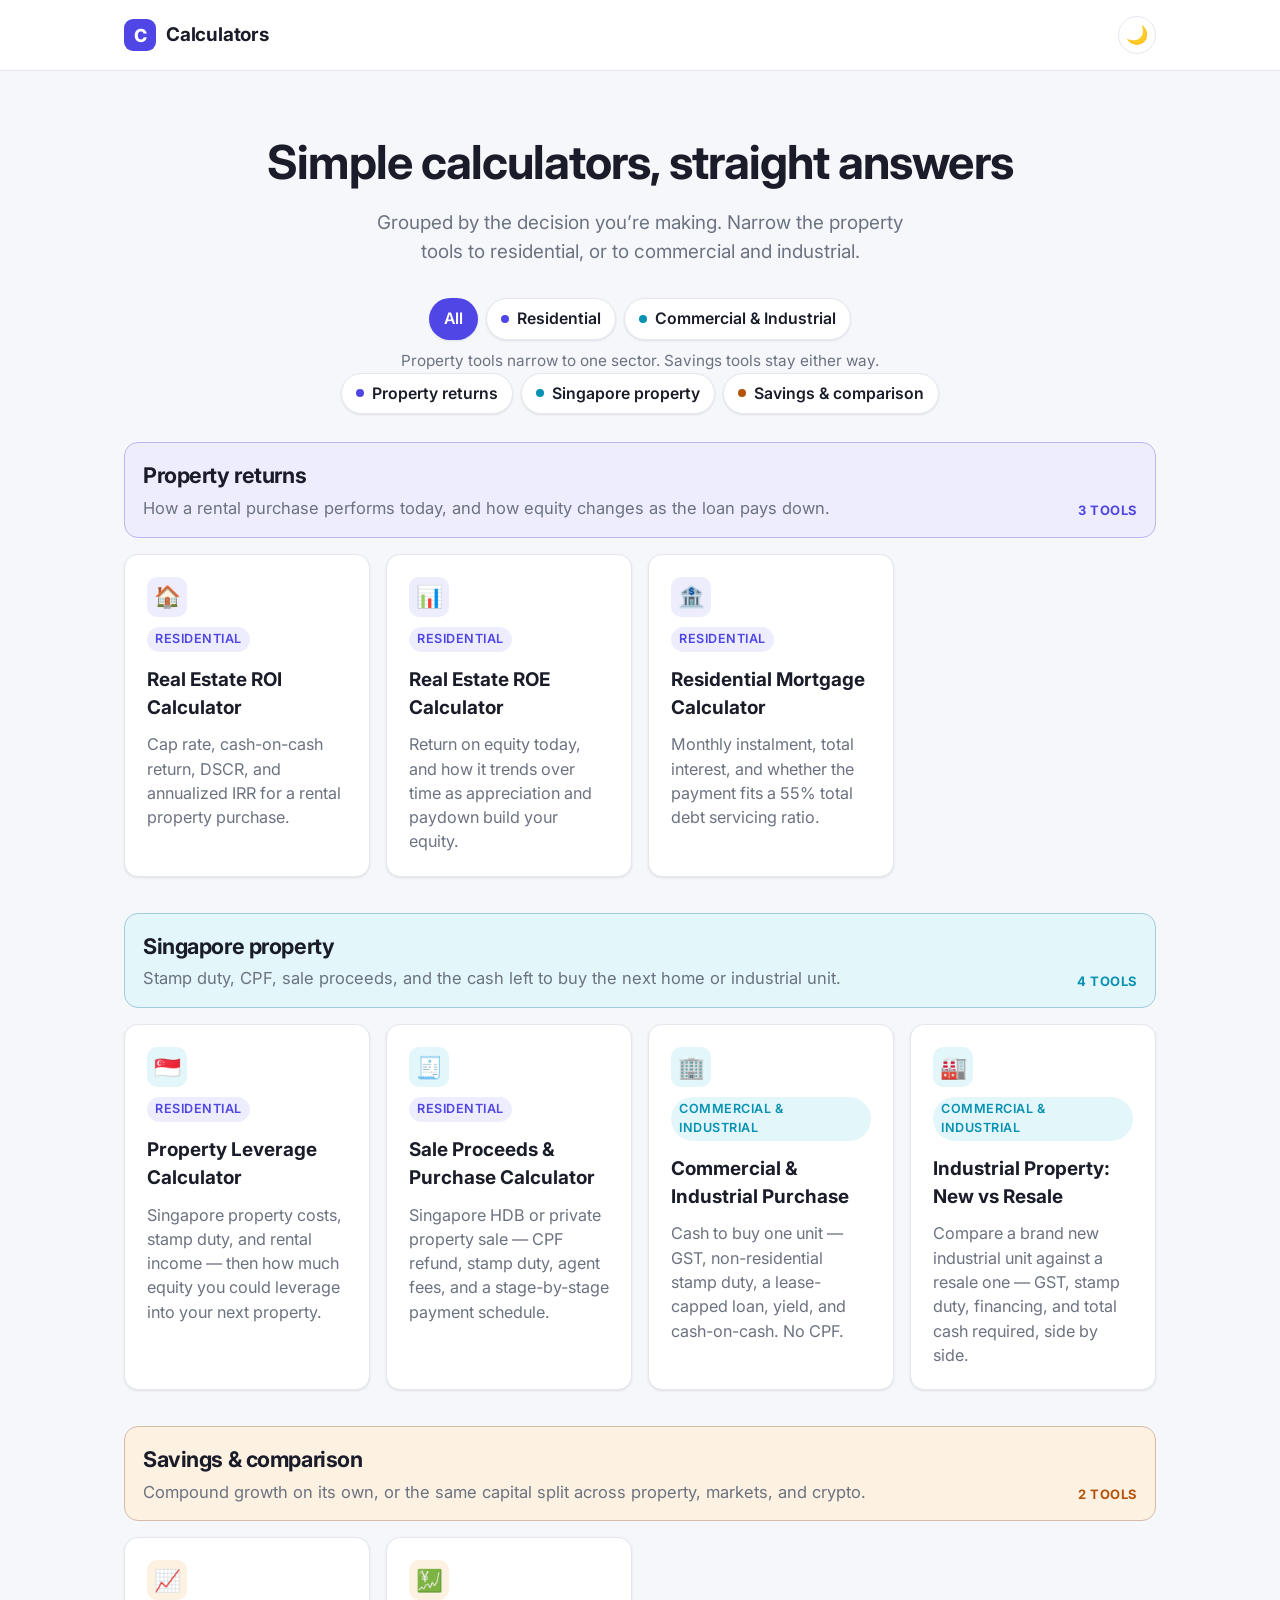
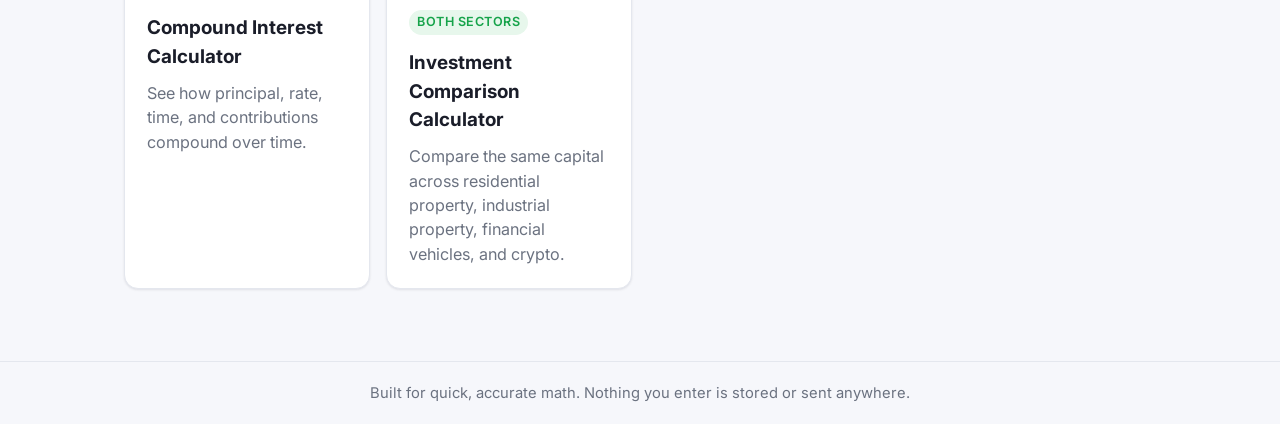
<file: index.html>
<!doctype html>
<html lang="en">
<head>
  <meta charset="UTF-8" />
  <meta name="viewport" content="width=device-width, initial-scale=1.0" />
  <title>Calculators — Fast, focused financial &amp; everyday tools</title>
  <meta name="description" content="A collection of simple, accurate calculators for investing, finance, and everyday math." />
  <link rel="icon" href="data:image/svg+xml,<svg xmlns=%22http://www.w3.org/2000/svg%22 viewBox=%220 0 100 100%22><text y=%22.9em%22 font-size=%2290%22>🧮</text></svg>" />
  <link rel="preconnect" href="https://fonts.googleapis.com" />
  <link rel="preconnect" href="https://fonts.gstatic.com" crossorigin />
  <link href="https://fonts.googleapis.com/css2?family=Inter:wght@400;500;600;700;800&display=swap" rel="stylesheet" />
  <link rel="stylesheet" href="css/styles.css" />
</head>
<body>
  <header class="site-header">
    <div class="inner">
      <a class="brand" href="index.html">
        <span class="brand-mark">C</span>
        Calculators
      </a>
      <button id="theme-toggle" class="theme-toggle" aria-label="Toggle dark mode">🌙</button>
    </div>
  </header>

  <main>
    <section class="hero">
      <h1>Simple calculators, straight answers</h1>
      <p>Grouped by the decision you’re making. Narrow the property tools to residential, or to commercial and industrial.</p>
    </section>

    <div class="sector-bar">
      <div class="sector-filter" role="group" aria-label="Property type">
        <button type="button" data-sector="all" class="active" aria-pressed="true">All</button>
        <button type="button" class="tone-returns" data-sector="residential" aria-pressed="false"><span class="dot" aria-hidden="true"></span>Residential</button>
        <button type="button" class="tone-singapore" data-sector="commercial" aria-pressed="false"><span class="dot" aria-hidden="true"></span>Commercial &amp; Industrial</button>
      </div>
      <p class="sector-note">Property tools narrow to one sector. Savings tools stay either way.</p>
    </div>

    <nav class="catalog-nav" aria-label="Calculator categories">
      <a class="tone-returns" href="#property-returns"><span class="dot" aria-hidden="true"></span>Property returns</a>
      <a class="tone-singapore" href="#singapore-property"><span class="dot" aria-hidden="true"></span>Singapore property</a>
      <a class="tone-investing" href="#savings-investing"><span class="dot" aria-hidden="true"></span>Savings &amp; comparison</a>
    </nav>

    <div class="catalog">
      <section class="catalog-group tone-returns" id="property-returns">
        <header>
          <div>
            <h2>Property returns</h2>
            <p>How a rental purchase performs today, and how equity changes as the loan pays down.</p>
          </div>
          <span class="catalog-count">3 tools</span>
        </header>
        <div class="calc-grid">
          <a class="calc-card" href="calculators/roi.html" data-sector="residential">
            <span class="icon">🏠</span>
            <span class="badge residential">Residential</span>
            <h3>Real Estate ROI Calculator</h3>
            <p>Cap rate, cash-on-cash return, DSCR, and annualized IRR for a rental property purchase.</p>
          </a>

          <a class="calc-card" href="calculators/roe.html" data-sector="residential">
            <span class="icon">📊</span>
            <span class="badge residential">Residential</span>
            <h3>Real Estate ROE Calculator</h3>
            <p>Return on equity today, and how it trends over time as appreciation and paydown build your equity.</p>
          </a>

          <a class="calc-card" href="calculators/residential-mortgage.html" data-sector="residential">
            <span class="icon">🏦</span>
            <span class="badge residential">Residential</span>
            <h3>Residential Mortgage Calculator</h3>
            <p>Monthly instalment, total interest, and whether the payment fits a 55% total debt servicing ratio.</p>
          </a>
        </div>
      </section>

      <section class="catalog-group tone-singapore" id="singapore-property">
        <header>
          <div>
            <h2>Singapore property</h2>
            <p>Stamp duty, CPF, sale proceeds, and the cash left to buy the next home or industrial unit.</p>
          </div>
          <span class="catalog-count">4 tools</span>
        </header>
        <div class="calc-grid">
          <a class="calc-card" href="calculators/property-leverage.html" data-sector="residential">
            <span class="icon">🇸🇬</span>
            <span class="badge residential">Residential</span>
            <h3>Property Leverage Calculator</h3>
            <p>Singapore property costs, stamp duty, and rental income — then how much equity you could leverage into your next property.</p>
          </a>

          <a class="calc-card" href="calculators/property-transaction.html" data-sector="residential">
            <span class="icon">🧾</span>
            <span class="badge residential">Residential</span>
            <h3>Sale Proceeds &amp; Purchase Calculator</h3>
            <p>Singapore HDB or private property sale — CPF refund, stamp duty, agent fees, and a stage-by-stage payment schedule.</p>
          </a>

          <a class="calc-card" href="calculators/commercial-purchase.html" data-sector="commercial">
            <span class="icon">🏢</span>
            <span class="badge commercial">Commercial &amp; industrial</span>
            <h3>Commercial &amp; Industrial Purchase</h3>
            <p>Cash to buy one unit — GST, non-residential stamp duty, a lease-capped loan, yield, and cash-on-cash. No CPF.</p>
          </a>

          <a class="calc-card" href="calculators/industrial-comparison.html" data-sector="commercial">
            <span class="icon">🏭</span>
            <span class="badge commercial">Commercial &amp; industrial</span>
            <h3>Industrial Property: New vs Resale</h3>
            <p>Compare a brand new industrial unit against a resale one — GST, stamp duty, financing, and total cash required, side by side.</p>
          </a>
        </div>
      </section>

      <section class="catalog-group tone-investing" id="savings-investing">
        <header>
          <div>
            <h2>Savings &amp; comparison</h2>
            <p>Compound growth on its own, or the same capital split across property, markets, and crypto.</p>
          </div>
          <span class="catalog-count">2 tools</span>
        </header>
        <div class="calc-grid">
          <a class="calc-card" href="calculators/compound-interest.html" data-sector="general">
            <span class="icon">📈</span>
            <h3>Compound Interest Calculator</h3>
            <p>See how principal, rate, time, and contributions compound over time.</p>
          </a>

          <a class="calc-card" href="calculators/comparison.html" data-sector="both">
            <span class="icon">💹</span>
            <span class="badge both">Both sectors</span>
            <h3>Investment Comparison Calculator</h3>
            <p>Compare the same capital across residential property, industrial property, financial vehicles, and crypto.</p>
          </a>
        </div>
      </section>
    </div>
  </main>

  <footer class="site-footer">
    Built for quick, accurate math. Nothing you enter is stored or sent anywhere.
  </footer>

  <script src="js/theme.js"></script>
  <script src="js/catalog.js"></script>
</body>
</html>
</file>
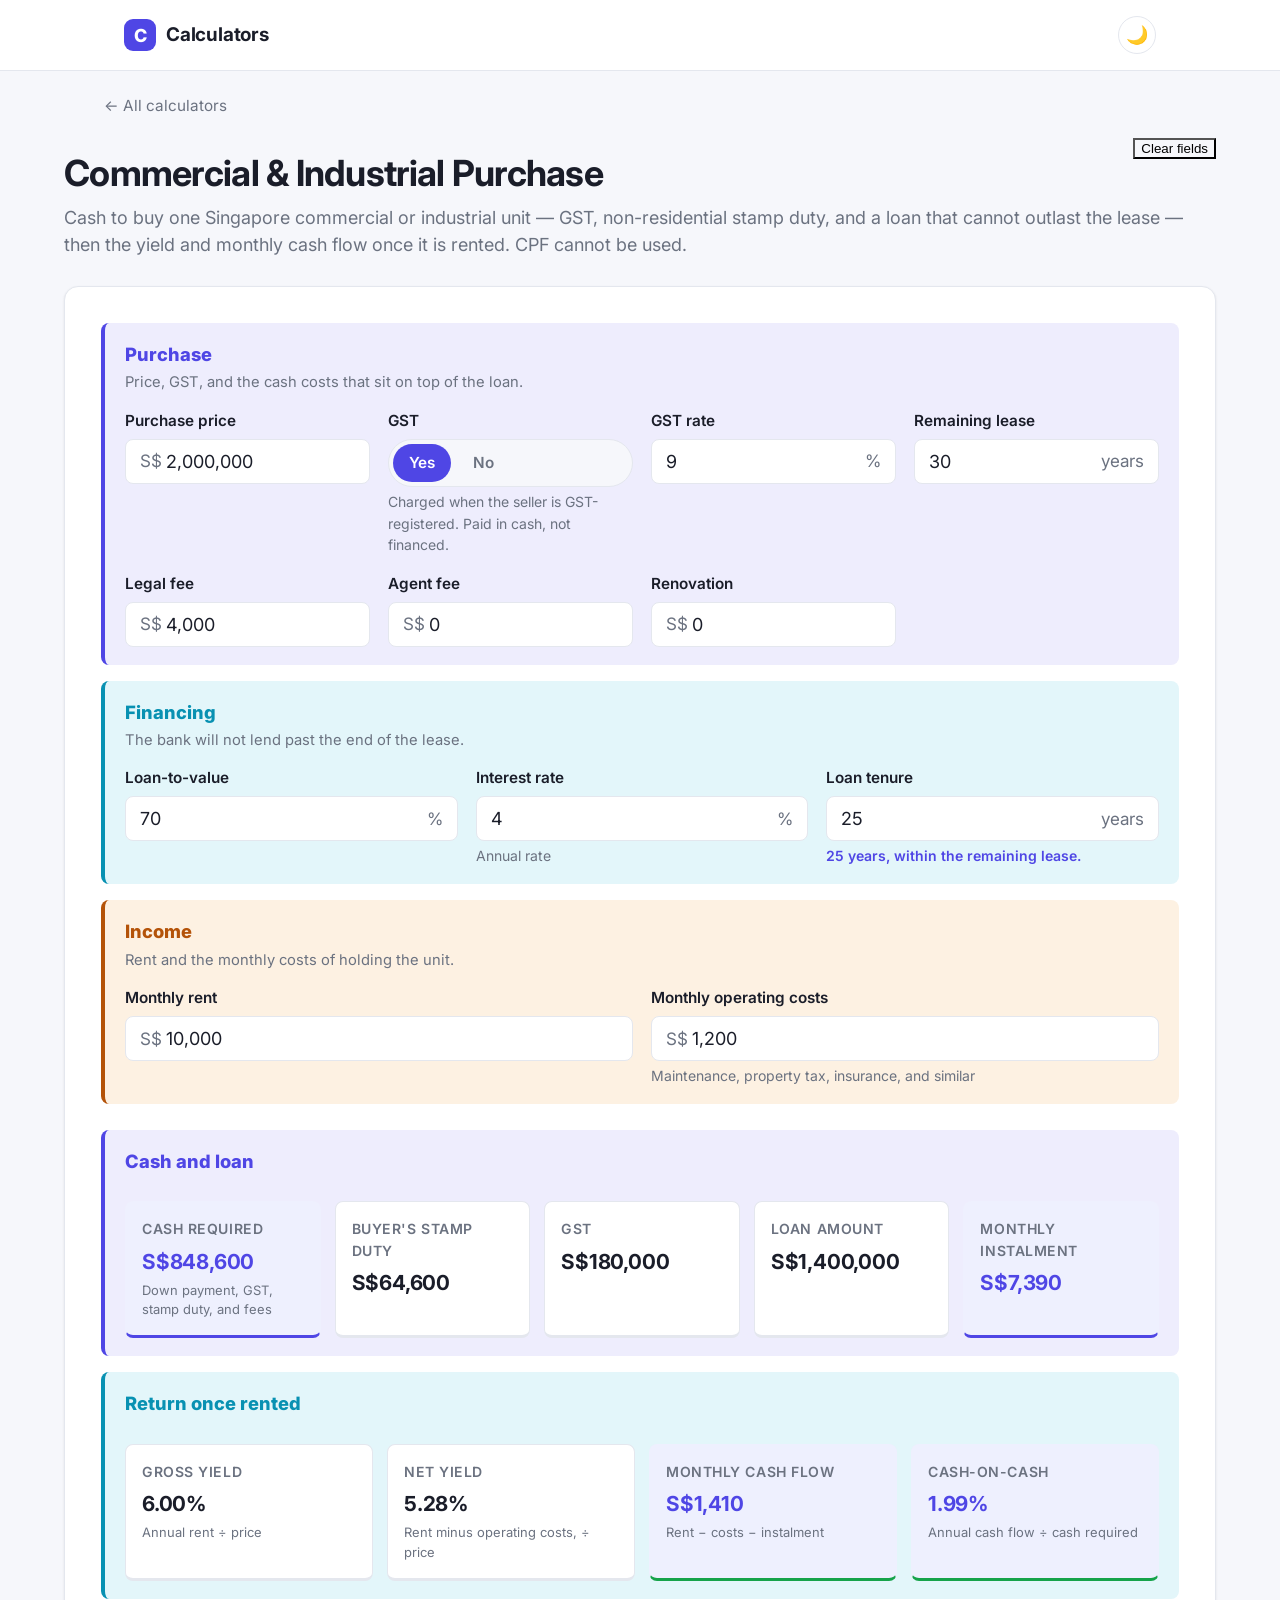
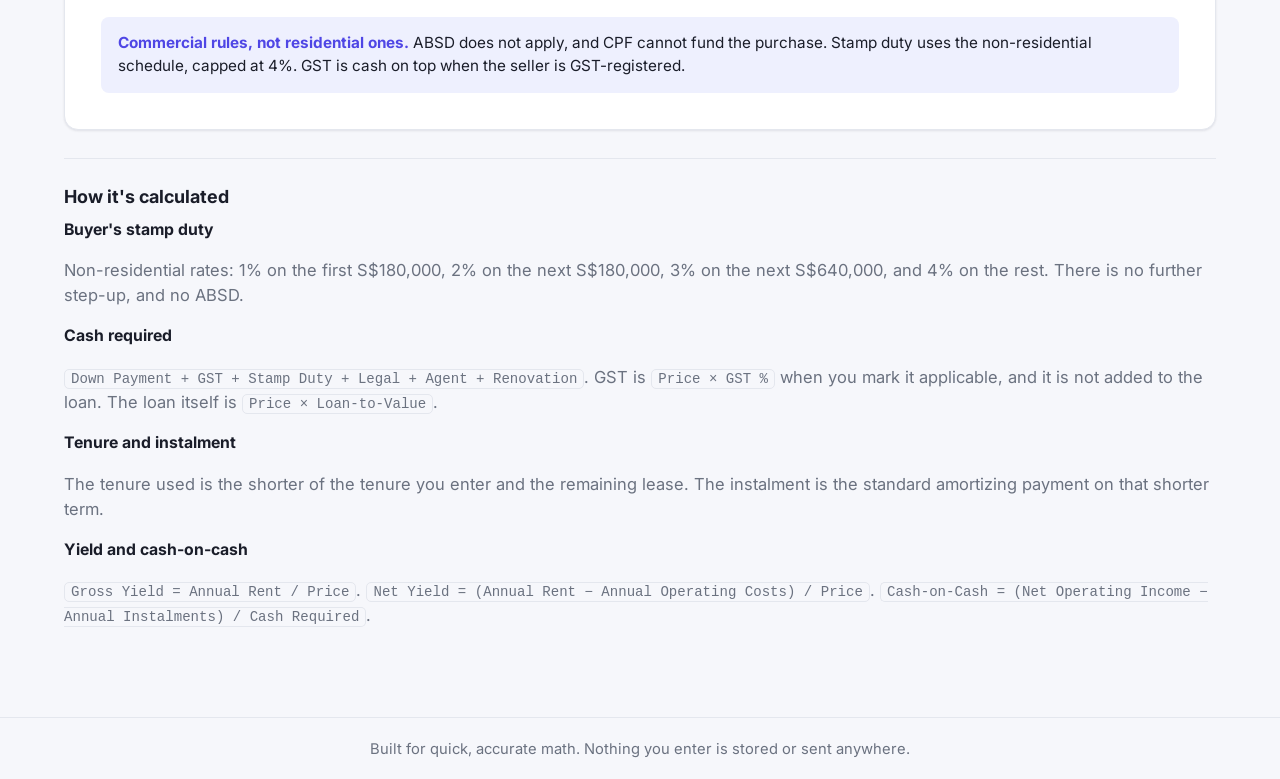
<file: calculators/commercial-purchase.html>
<!doctype html>
<html lang="en">
<head>
  <meta charset="UTF-8" />
  <meta name="viewport" content="width=device-width, initial-scale=1.0" />
  <title>Commercial &amp; Industrial Purchase — Calculators</title>
  <meta name="description" content="Cash to buy a Singapore commercial or industrial unit: GST, non-residential stamp duty, a lease-capped loan, yield, and cash-on-cash return." />
  <link rel="icon" href="data:image/svg+xml,<svg xmlns=%22http://www.w3.org/2000/svg%22 viewBox=%220 0 100 100%22><text y=%22.9em%22 font-size=%2290%22>🧮</text></svg>" />
  <link rel="preconnect" href="https://fonts.googleapis.com" />
  <link rel="preconnect" href="https://fonts.gstatic.com" crossorigin />
  <link href="https://fonts.googleapis.com/css2?family=Inter:wght@400;500;600;700;800&display=swap" rel="stylesheet" />
  <link rel="stylesheet" href="../css/styles.css" />
</head>
<body>
  <header class="site-header">
    <div class="inner">
      <a class="brand" href="../index.html">
        <span class="brand-mark">C</span>
        Calculators
      </a>
      <button id="theme-toggle" class="theme-toggle" aria-label="Toggle dark mode">🌙</button>
    </div>
  </header>

  <main>
    <div class="breadcrumb"><a href="../index.html">← All calculators</a></div>

    <div class="calc-page">
      <div class="page-head-row">
        <h1>Commercial &amp; Industrial Purchase</h1>
        <button type="button" class="toolbar-btn inline ghost" id="clear-btn">Clear fields</button>
      </div>
      <p class="subtitle">Cash to buy one Singapore commercial or industrial unit — GST, non-residential stamp duty, and a loan that cannot outlast the lease — then the yield and monthly cash flow once it is rented. CPF cannot be used.</p>

      <div class="panel">
        <form id="commercial-form" autocomplete="off">
          <div class="panel-section">
            <div class="panel-section-header">
              <h2>Purchase</h2>
              <p>Price, GST, and the cash costs that sit on top of the loan.</p>
            </div>
            <div class="field-grid">
              <div class="field">
                <label for="purchasePrice">Purchase price</label>
                <div class="input-wrap has-prefix">
                  <span class="prefix">S$</span>
                  <input type="text" id="purchasePrice" inputmode="decimal" value="2000000" min="0" step="any" required />
                </div>
              </div>
              <div class="field">
                <label>GST</label>
                <div class="segmented" id="gst-applicable" role="group" aria-label="GST applicable">
                  <button type="button" data-value="yes" class="active">Yes</button>
                  <button type="button" data-value="no">No</button>
                </div>
                <div class="hint">Charged when the seller is GST-registered. Paid in cash, not financed.</div>
              </div>
              <div class="field">
                <label for="gstRate">GST rate</label>
                <div class="input-wrap has-suffix">
                  <input type="text" id="gstRate" inputmode="decimal" value="9" min="0" step="any" />
                  <span class="suffix">%</span>
                </div>
              </div>
              <div class="field">
                <label for="leaseYears">Remaining lease</label>
                <div class="input-wrap has-suffix">
                  <input type="text" id="leaseYears" inputmode="decimal" value="30" min="1" step="any" required />
                  <span class="suffix">years</span>
                </div>
              </div>
              <div class="field">
                <label for="legalFee">Legal fee</label>
                <div class="input-wrap has-prefix">
                  <span class="prefix">S$</span>
                  <input type="text" id="legalFee" inputmode="decimal" value="4000" min="0" step="any" />
                </div>
              </div>
              <div class="field">
                <label for="agentFee">Agent fee</label>
                <div class="input-wrap has-prefix">
                  <span class="prefix">S$</span>
                  <input type="text" id="agentFee" inputmode="decimal" value="0" min="0" step="any" />
                </div>
              </div>
              <div class="field">
                <label for="renovation">Renovation</label>
                <div class="input-wrap has-prefix">
                  <span class="prefix">S$</span>
                  <input type="text" id="renovation" inputmode="decimal" value="0" min="0" step="any" />
                </div>
              </div>
            </div>
          </div>

          <div class="panel-section">
            <div class="panel-section-header">
              <h2>Financing</h2>
              <p>The bank will not lend past the end of the lease.</p>
            </div>
            <div class="field-grid">
              <div class="field">
                <label for="ltv">Loan-to-value</label>
                <div class="input-wrap has-suffix">
                  <input type="text" id="ltv" inputmode="decimal" value="70" min="0" max="100" step="any" required />
                  <span class="suffix">%</span>
                </div>
              </div>
              <div class="field">
                <label for="interestRate">Interest rate</label>
                <div class="input-wrap has-suffix">
                  <input type="text" id="interestRate" inputmode="decimal" value="4" min="0" step="any" required />
                  <span class="suffix">%</span>
                </div>
                <div class="hint">Annual rate</div>
              </div>
              <div class="field">
                <label for="loanTenure">Loan tenure</label>
                <div class="input-wrap has-suffix">
                  <input type="text" id="loanTenure" inputmode="decimal" value="25" min="1" step="any" required />
                  <span class="suffix">years</span>
                </div>
                <div class="computed-note" id="note-tenure">—</div>
              </div>
            </div>
          </div>

          <div class="panel-section">
            <div class="panel-section-header">
              <h2>Income</h2>
              <p>Rent and the monthly costs of holding the unit.</p>
            </div>
            <div class="field-grid">
              <div class="field">
                <label for="monthlyRent">Monthly rent</label>
                <div class="input-wrap has-prefix">
                  <span class="prefix">S$</span>
                  <input type="text" id="monthlyRent" inputmode="decimal" value="10000" min="0" step="any" />
                </div>
              </div>
              <div class="field">
                <label for="monthlyOpex">Monthly operating costs</label>
                <div class="input-wrap has-prefix">
                  <span class="prefix">S$</span>
                  <input type="text" id="monthlyOpex" inputmode="decimal" value="1200" min="0" step="any" />
                </div>
                <div class="hint">Maintenance, property tax, insurance, and similar</div>
              </div>
            </div>
          </div>
        </form>

        <div id="results" hidden>
          <div class="results-section">
            <div class="results-section-title">
              <h2>Cash and loan</h2>
            </div>
            <div class="results dense">
              <div class="result-tile primary">
                <div class="label">Cash required</div>
                <div class="value small" id="out-cash">—</div>
                <div class="sub">Down payment, GST, stamp duty, and fees</div>
              </div>
              <div class="result-tile">
                <div class="label">Buyer's stamp duty</div>
                <div class="value small" id="out-bsd">—</div>
              </div>
              <div class="result-tile">
                <div class="label">GST</div>
                <div class="value small" id="out-gst">—</div>
              </div>
              <div class="result-tile">
                <div class="label">Loan amount</div>
                <div class="value small" id="out-loan">—</div>
              </div>
              <div class="result-tile primary">
                <div class="label">Monthly instalment</div>
                <div class="value small" id="out-monthly">—</div>
              </div>
            </div>
          </div>

          <div class="results-section">
            <div class="results-section-title">
              <h2>Return once rented</h2>
            </div>
            <div class="results dense">
              <div class="result-tile">
                <div class="label">Gross yield</div>
                <div class="value small" id="out-grossYield">—</div>
                <div class="sub">Annual rent ÷ price</div>
              </div>
              <div class="result-tile">
                <div class="label">Net yield</div>
                <div class="value small" id="out-netYield">—</div>
                <div class="sub">Rent minus operating costs, ÷ price</div>
              </div>
              <div class="result-tile primary">
                <div class="label">Monthly cash flow</div>
                <div class="value small" id="out-cashFlow">—</div>
                <div class="sub">Rent − costs − instalment</div>
              </div>
              <div class="result-tile primary">
                <div class="label">Cash-on-cash</div>
                <div class="value small" id="out-cashOnCash">—</div>
                <div class="sub">Annual cash flow ÷ cash required</div>
              </div>
            </div>
          </div>

          <div class="callout">
            <strong>Commercial rules, not residential ones.</strong> ABSD does not apply, and CPF cannot fund the purchase. Stamp duty uses the non-residential schedule, capped at 4%. GST is cash on top when the seller is GST-registered.
          </div>
        </div>
      </div>

      <div class="explainer">
        <h2>How it's calculated</h2>
        <div class="formula-block">
          <h3>Buyer's stamp duty</h3>
          <p>Non-residential rates: 1% on the first S$180,000, 2% on the next S$180,000, 3% on the next S$640,000, and 4% on the rest. There is no further step-up, and no ABSD.</p>
        </div>
        <div class="formula-block">
          <h3>Cash required</h3>
          <p><code>Down Payment + GST + Stamp Duty + Legal + Agent + Renovation</code>. GST is <code>Price × GST %</code> when you mark it applicable, and it is not added to the loan. The loan itself is <code>Price × Loan-to-Value</code>.</p>
        </div>
        <div class="formula-block">
          <h3>Tenure and instalment</h3>
          <p>The tenure used is the shorter of the tenure you enter and the remaining lease. The instalment is the standard amortizing payment on that shorter term.</p>
        </div>
        <div class="formula-block">
          <h3>Yield and cash-on-cash</h3>
          <p><code>Gross Yield = Annual Rent / Price</code>. <code>Net Yield = (Annual Rent − Annual Operating Costs) / Price</code>. <code>Cash-on-Cash = (Net Operating Income − Annual Instalments) / Cash Required</code>.</p>
        </div>
      </div>
    </div>
  </main>

  <footer class="site-footer">
    Built for quick, accurate math. Nothing you enter is stored or sent anywhere.
  </footer>

  <script src="../js/number-format.js"></script>
  <script src="../js/section-tone.js"></script>
  <script src="../js/theme.js"></script>
  <script src="../js/commercial-purchase.js"></script>
</body>
</html>
</file>
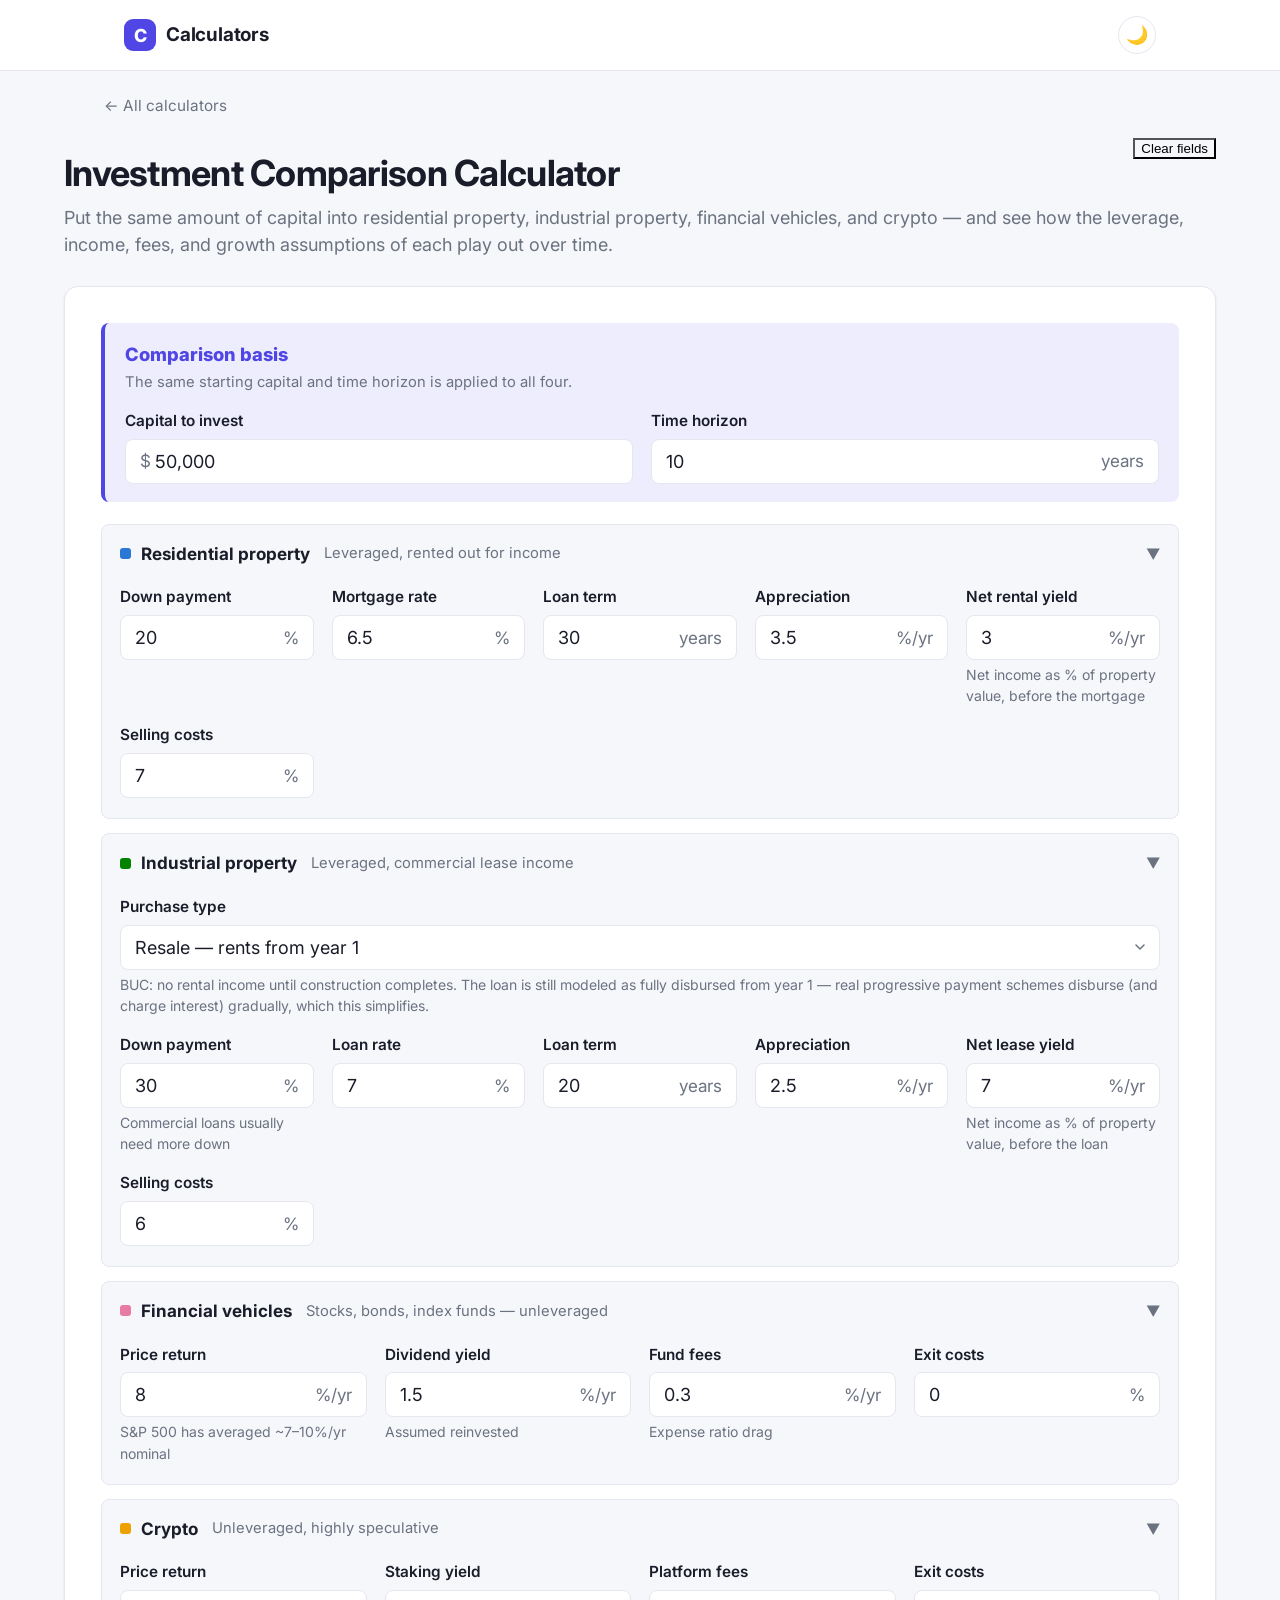
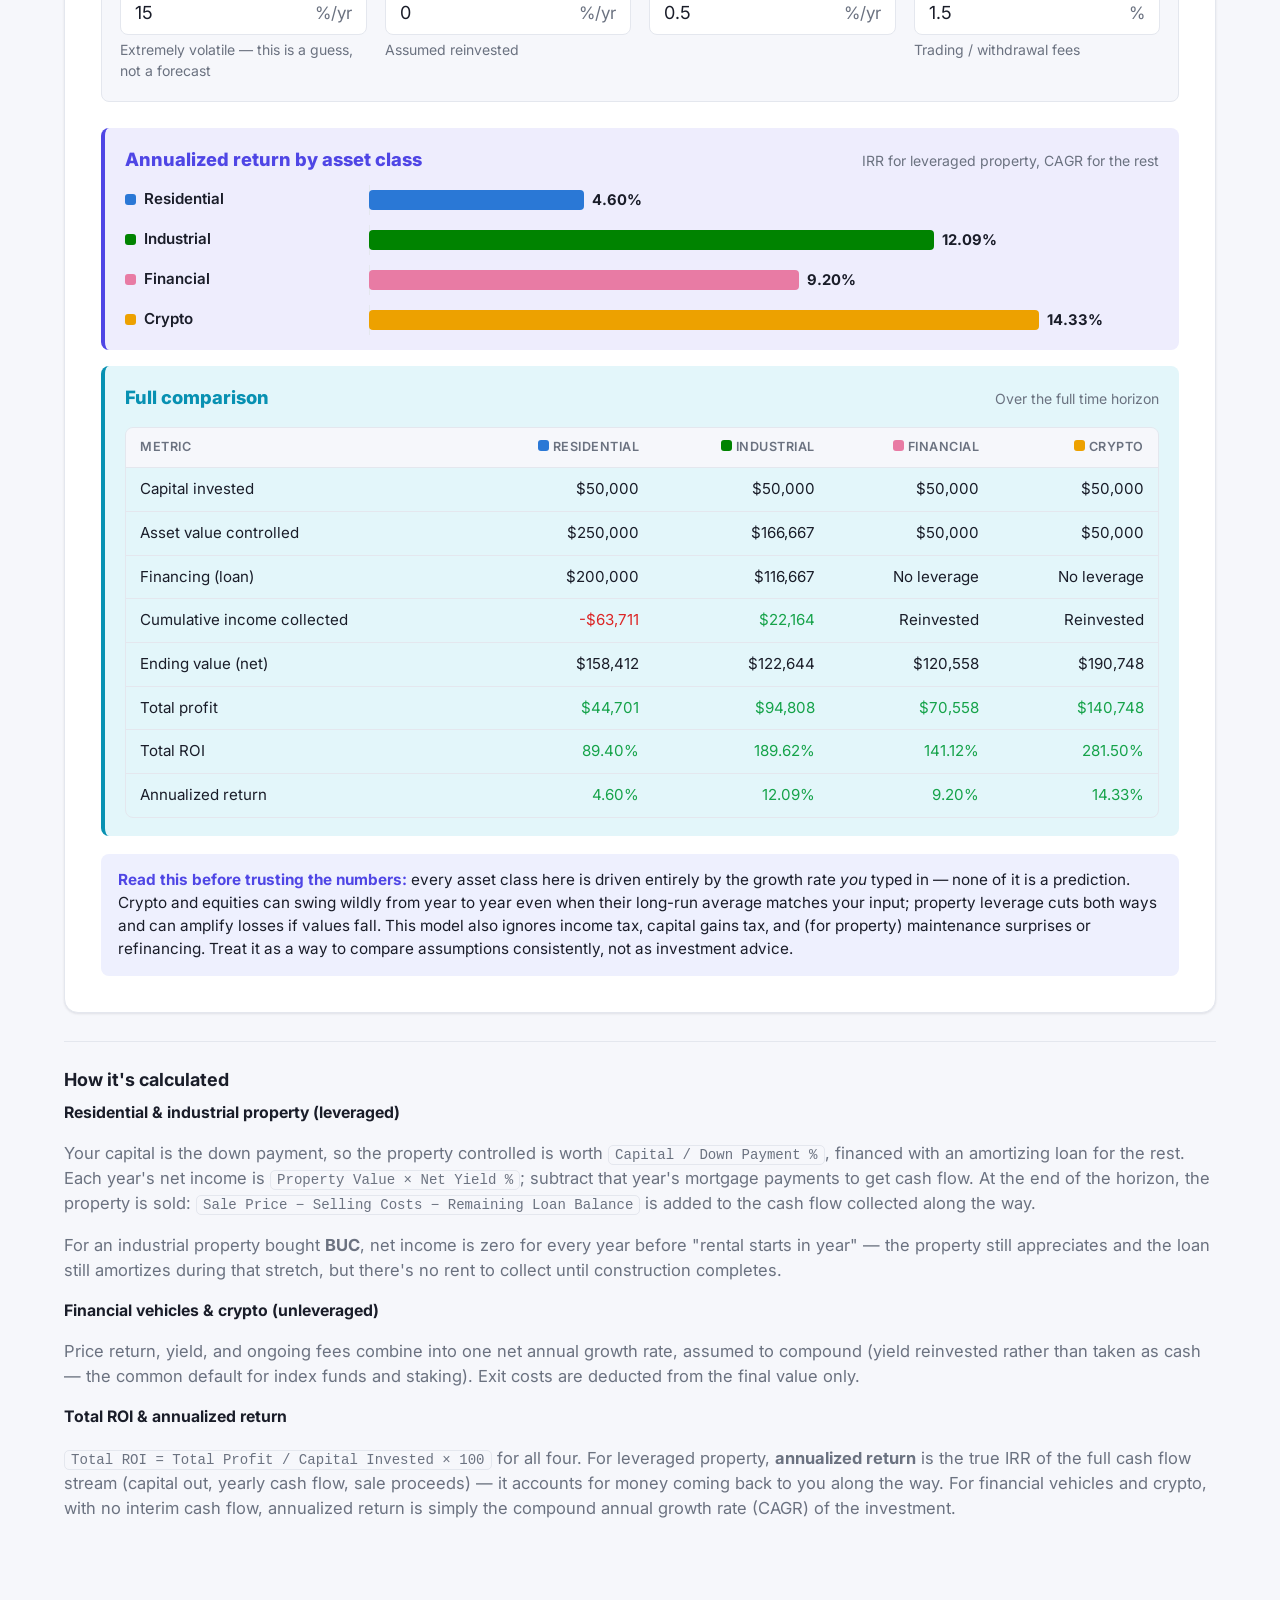
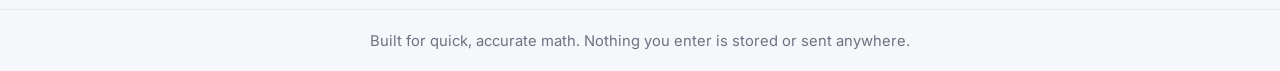
<file: calculators/comparison.html>
<!doctype html>
<html lang="en">
<head>
  <meta charset="UTF-8" />
  <meta name="viewport" content="width=device-width, initial-scale=1.0" />
  <title>Investment Comparison Calculator — Calculators</title>
  <meta name="description" content="Compare projected returns across residential property, industrial property, financial vehicles, and crypto for the same amount of capital." />
  <link rel="icon" href="data:image/svg+xml,<svg xmlns=%22http://www.w3.org/2000/svg%22 viewBox=%220 0 100 100%22><text y=%22.9em%22 font-size=%2290%22>🧮</text></svg>" />
  <link rel="preconnect" href="https://fonts.googleapis.com" />
  <link rel="preconnect" href="https://fonts.gstatic.com" crossorigin />
  <link href="https://fonts.googleapis.com/css2?family=Inter:wght@400;500;600;700;800&display=swap" rel="stylesheet" />
  <link rel="stylesheet" href="../css/styles.css" />
</head>
<body>
  <header class="site-header">
    <div class="inner">
      <a class="brand" href="../index.html">
        <span class="brand-mark">C</span>
        Calculators
      </a>
      <button id="theme-toggle" class="theme-toggle" aria-label="Toggle dark mode">🌙</button>
    </div>
  </header>

  <main>
    <div class="breadcrumb"><a href="../index.html">← All calculators</a></div>

    <div class="calc-page">
      <div class="page-head-row">
        <h1>Investment Comparison Calculator</h1>
        <button type="button" class="toolbar-btn inline ghost" id="clear-btn">Clear fields</button>
      </div>
      <p class="subtitle">Put the same amount of capital into residential property, industrial property, financial vehicles, and crypto — and see how the leverage, income, fees, and growth assumptions of each play out over time.</p>

      <div class="panel">
        <form id="compare-form" autocomplete="off">

          <div class="panel-section">
            <div class="panel-section-header">
              <h2>Comparison basis</h2>
              <p>The same starting capital and time horizon is applied to all four.</p>
            </div>
            <div class="field-grid">
              <div class="field">
                <label for="investmentAmount">Capital to invest</label>
                <div class="input-wrap has-prefix">
                  <span class="prefix">$</span>
                  <input type="text" id="investmentAmount" inputmode="decimal" value="50000" min="0" step="any" required />
                </div>
              </div>
              <div class="field">
                <label for="horizonYears">Time horizon</label>
                <div class="input-wrap has-suffix">
                  <input type="text" id="horizonYears" inputmode="decimal" value="10" min="1" max="40" step="1" required />
                  <span class="suffix">years</span>
                </div>
              </div>
            </div>
          </div>

          <details class="asset-details" open style="margin-top: 22px;">
            <summary>
              <span class="swatch residential"></span>
              Residential property
              <span class="blurb">Leveraged, rented out for income</span>
              <span class="chevron">▶</span>
            </summary>
            <div class="details-body">
              <div class="field-grid cols-3">
                <div class="field">
                  <label for="resDownPct">Down payment</label>
                  <div class="input-wrap has-suffix">
                    <input type="text" id="resDownPct" inputmode="decimal" value="20" min="1" max="100" step="any" />
                    <span class="suffix">%</span>
                  </div>
                </div>
                <div class="field">
                  <label for="resRate">Mortgage rate</label>
                  <div class="input-wrap has-suffix">
                    <input type="text" id="resRate" inputmode="decimal" value="6.5" min="0" step="any" />
                    <span class="suffix">%</span>
                  </div>
                </div>
                <div class="field">
                  <label for="resTerm">Loan term</label>
                  <div class="input-wrap has-suffix">
                    <input type="text" id="resTerm" inputmode="decimal" value="30" min="1" step="any" />
                    <span class="suffix">years</span>
                  </div>
                </div>
                <div class="field">
                  <label for="resAppreciation">Appreciation</label>
                  <div class="input-wrap has-suffix">
                    <input type="text" id="resAppreciation" inputmode="decimal" value="3.5" min="-100" step="any" />
                    <span class="suffix">%/yr</span>
                  </div>
                </div>
                <div class="field">
                  <label for="resNetYield">Net rental yield</label>
                  <div class="input-wrap has-suffix">
                    <input type="text" id="resNetYield" inputmode="decimal" value="3" min="-100" step="any" />
                    <span class="suffix">%/yr</span>
                  </div>
                  <div class="hint">Net income as % of property value, before the mortgage</div>
                </div>
                <div class="field">
                  <label for="resSellingCosts">Selling costs</label>
                  <div class="input-wrap has-suffix">
                    <input type="text" id="resSellingCosts" inputmode="decimal" value="7" min="0" step="any" />
                    <span class="suffix">%</span>
                  </div>
                </div>
              </div>
            </div>
          </details>

          <details class="asset-details" open>
            <summary>
              <span class="swatch industrial"></span>
              Industrial property
              <span class="blurb">Leveraged, commercial lease income</span>
              <span class="chevron">▶</span>
            </summary>
            <div class="details-body">
              <div class="field-grid">
                <div class="field full">
                  <label for="indPurchaseType">Purchase type</label>
                  <select id="indPurchaseType">
                    <option value="resale" selected>Resale — rents from year 1</option>
                    <option value="buc">BUC (Building Under Construction)</option>
                  </select>
                  <div class="hint">BUC: no rental income until construction completes. The loan is still modeled as fully disbursed from year 1 — real progressive payment schemes disburse (and charge interest) gradually, which this simplifies.</div>
                </div>
              </div>
              <div class="field-grid cols-3" id="ind-buc-fields" hidden style="margin-top: 18px;">
                <div class="field">
                  <label for="indRentalStartYear">Rental starts in year</label>
                  <div class="input-wrap has-suffix">
                    <input type="text" id="indRentalStartYear" inputmode="decimal" value="4" min="1" step="1" />
                    <span class="suffix">year</span>
                  </div>
                  <div class="hint">Typical construction period before TOP</div>
                </div>
              </div>
              <div class="field-grid cols-3" style="margin-top: 18px;">
                <div class="field">
                  <label for="indDownPct">Down payment</label>
                  <div class="input-wrap has-suffix">
                    <input type="text" id="indDownPct" inputmode="decimal" value="30" min="1" max="100" step="any" />
                    <span class="suffix">%</span>
                  </div>
                  <div class="hint">Commercial loans usually need more down</div>
                </div>
                <div class="field">
                  <label for="indRate">Loan rate</label>
                  <div class="input-wrap has-suffix">
                    <input type="text" id="indRate" inputmode="decimal" value="7" min="0" step="any" />
                    <span class="suffix">%</span>
                  </div>
                </div>
                <div class="field">
                  <label for="indTerm">Loan term</label>
                  <div class="input-wrap has-suffix">
                    <input type="text" id="indTerm" inputmode="decimal" value="20" min="1" step="any" />
                    <span class="suffix">years</span>
                  </div>
                </div>
                <div class="field">
                  <label for="indAppreciation">Appreciation</label>
                  <div class="input-wrap has-suffix">
                    <input type="text" id="indAppreciation" inputmode="decimal" value="2.5" min="-100" step="any" />
                    <span class="suffix">%/yr</span>
                  </div>
                </div>
                <div class="field">
                  <label for="indNetYield">Net lease yield</label>
                  <div class="input-wrap has-suffix">
                    <input type="text" id="indNetYield" inputmode="decimal" value="7" min="-100" step="any" />
                    <span class="suffix">%/yr</span>
                  </div>
                  <div class="hint">Net income as % of property value, before the loan</div>
                </div>
                <div class="field">
                  <label for="indSellingCosts">Selling costs</label>
                  <div class="input-wrap has-suffix">
                    <input type="text" id="indSellingCosts" inputmode="decimal" value="6" min="0" step="any" />
                    <span class="suffix">%</span>
                  </div>
                </div>
              </div>
            </div>
          </details>

          <details class="asset-details" open>
            <summary>
              <span class="swatch financial"></span>
              Financial vehicles
              <span class="blurb">Stocks, bonds, index funds — unleveraged</span>
              <span class="chevron">▶</span>
            </summary>
            <div class="details-body">
              <div class="field-grid cols-3">
                <div class="field">
                  <label for="finReturn">Price return</label>
                  <div class="input-wrap has-suffix">
                    <input type="text" id="finReturn" inputmode="decimal" value="8" min="-100" step="any" />
                    <span class="suffix">%/yr</span>
                  </div>
                  <div class="hint">S&amp;P 500 has averaged ~7–10%/yr nominal</div>
                </div>
                <div class="field">
                  <label for="finYield">Dividend yield</label>
                  <div class="input-wrap has-suffix">
                    <input type="text" id="finYield" inputmode="decimal" value="1.5" min="0" step="any" />
                    <span class="suffix">%/yr</span>
                  </div>
                  <div class="hint">Assumed reinvested</div>
                </div>
                <div class="field">
                  <label for="finFees">Fund fees</label>
                  <div class="input-wrap has-suffix">
                    <input type="text" id="finFees" inputmode="decimal" value="0.3" min="0" step="any" />
                    <span class="suffix">%/yr</span>
                  </div>
                  <div class="hint">Expense ratio drag</div>
                </div>
                <div class="field">
                  <label for="finExitFees">Exit costs</label>
                  <div class="input-wrap has-suffix">
                    <input type="text" id="finExitFees" inputmode="decimal" value="0" min="0" step="any" />
                    <span class="suffix">%</span>
                  </div>
                </div>
              </div>
            </div>
          </details>

          <details class="asset-details" open>
            <summary>
              <span class="swatch crypto"></span>
              Crypto
              <span class="blurb">Unleveraged, highly speculative</span>
              <span class="chevron">▶</span>
            </summary>
            <div class="details-body">
              <div class="field-grid cols-3">
                <div class="field">
                  <label for="cryReturn">Price return</label>
                  <div class="input-wrap has-suffix">
                    <input type="text" id="cryReturn" inputmode="decimal" value="15" min="-100" step="any" />
                    <span class="suffix">%/yr</span>
                  </div>
                  <div class="hint">Extremely volatile — this is a guess, not a forecast</div>
                </div>
                <div class="field">
                  <label for="cryYield">Staking yield</label>
                  <div class="input-wrap has-suffix">
                    <input type="text" id="cryYield" inputmode="decimal" value="0" min="0" step="any" />
                    <span class="suffix">%/yr</span>
                  </div>
                  <div class="hint">Assumed reinvested</div>
                </div>
                <div class="field">
                  <label for="cryFees">Platform fees</label>
                  <div class="input-wrap has-suffix">
                    <input type="text" id="cryFees" inputmode="decimal" value="0.5" min="0" step="any" />
                    <span class="suffix">%/yr</span>
                  </div>
                </div>
                <div class="field">
                  <label for="cryExitFees">Exit costs</label>
                  <div class="input-wrap has-suffix">
                    <input type="text" id="cryExitFees" inputmode="decimal" value="1.5" min="0" step="any" />
                    <span class="suffix">%</span>
                  </div>
                  <div class="hint">Trading / withdrawal fees</div>
                </div>
              </div>
            </div>
          </details>
        </form>

        <div id="results" hidden>

          <div class="results-section">
            <div class="results-section-title">
              <h2>Annualized return by asset class</h2>
              <span class="note">IRR for leveraged property, CAGR for the rest</span>
            </div>
            <div class="bar-chart" id="bar-chart" role="img" aria-label="Annualized return comparison across asset classes"></div>
          </div>

          <div class="results-section">
            <div class="results-section-title">
              <h2>Full comparison</h2>
              <span class="note">Over the full time horizon</span>
            </div>
            <div class="table-wrap">
              <table class="data-table" id="compare-table">
                <thead>
                  <tr>
                    <th>Metric</th>
                    <th><span class="swatch residential"></span> Residential</th>
                    <th><span class="swatch industrial"></span> Industrial</th>
                    <th><span class="swatch financial"></span> Financial</th>
                    <th><span class="swatch crypto"></span> Crypto</th>
                  </tr>
                </thead>
                <tbody id="compare-body"></tbody>
              </table>
            </div>
            <div class="hint" id="table-scroll-hint" style="margin-top: 8px;" hidden>Scroll horizontally to see all columns →</div>
          </div>

          <div class="callout">
            <strong>Read this before trusting the numbers:</strong> every asset class here is driven entirely by the growth rate <em>you</em> typed in — none of it is a prediction. Crypto and equities can swing wildly from year to year even when their long-run average matches your input; property leverage cuts both ways and can amplify losses if values fall. This model also ignores income tax, capital gains tax, and (for property) maintenance surprises or refinancing. Treat it as a way to compare assumptions consistently, not as investment advice.
          </div>
        </div>
      </div>

      <div class="explainer">
        <h2>How it's calculated</h2>

        <div class="formula-block">
          <h3>Residential &amp; industrial property (leveraged)</h3>
          <p>Your capital is the down payment, so the property controlled is worth <code>Capital / Down Payment %</code>, financed with an amortizing loan for the rest. Each year's net income is <code>Property Value × Net Yield %</code>; subtract that year's mortgage payments to get cash flow. At the end of the horizon, the property is sold: <code>Sale Price − Selling Costs − Remaining Loan Balance</code> is added to the cash flow collected along the way.</p>
          <p>For an industrial property bought <strong>BUC</strong>, net income is zero for every year before "rental starts in year" — the property still appreciates and the loan still amortizes during that stretch, but there's no rent to collect until construction completes.</p>
        </div>

        <div class="formula-block">
          <h3>Financial vehicles &amp; crypto (unleveraged)</h3>
          <p>Price return, yield, and ongoing fees combine into one net annual growth rate, assumed to compound (yield reinvested rather than taken as cash — the common default for index funds and staking). Exit costs are deducted from the final value only.</p>
        </div>

        <div class="formula-block">
          <h3>Total ROI &amp; annualized return</h3>
          <p><code>Total ROI = Total Profit / Capital Invested × 100</code> for all four. For leveraged property, <strong>annualized return</strong> is the true IRR of the full cash flow stream (capital out, yearly cash flow, sale proceeds) — it accounts for money coming back to you along the way. For financial vehicles and crypto, with no interim cash flow, annualized return is simply the compound annual growth rate (CAGR) of the investment.</p>
        </div>
      </div>
    </div>
  </main>

  <footer class="site-footer">
    Built for quick, accurate math. Nothing you enter is stored or sent anywhere.
  </footer>

  <script src="../js/number-format.js"></script>
  <script src="../js/section-tone.js"></script>
  <script src="../js/theme.js"></script>
  <script src="../js/comparison.js"></script>
</body>
</html>
</file>
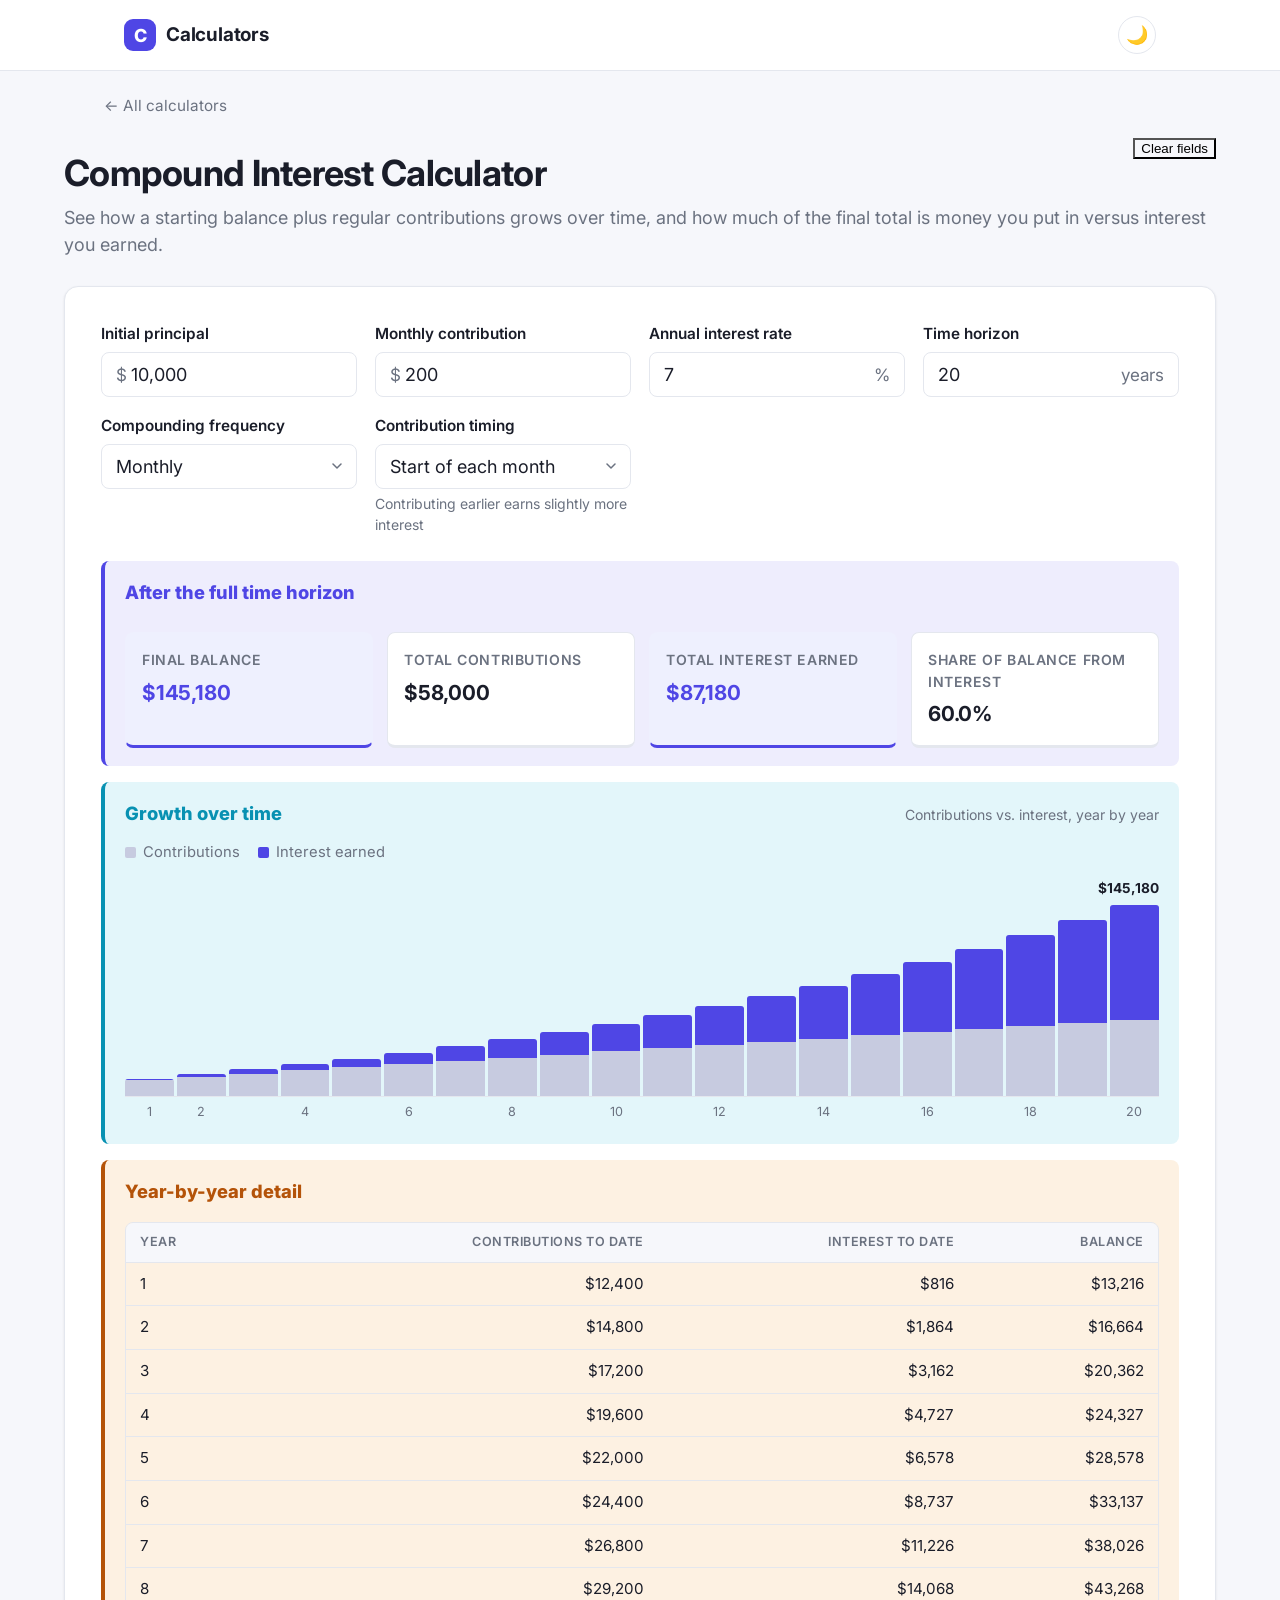
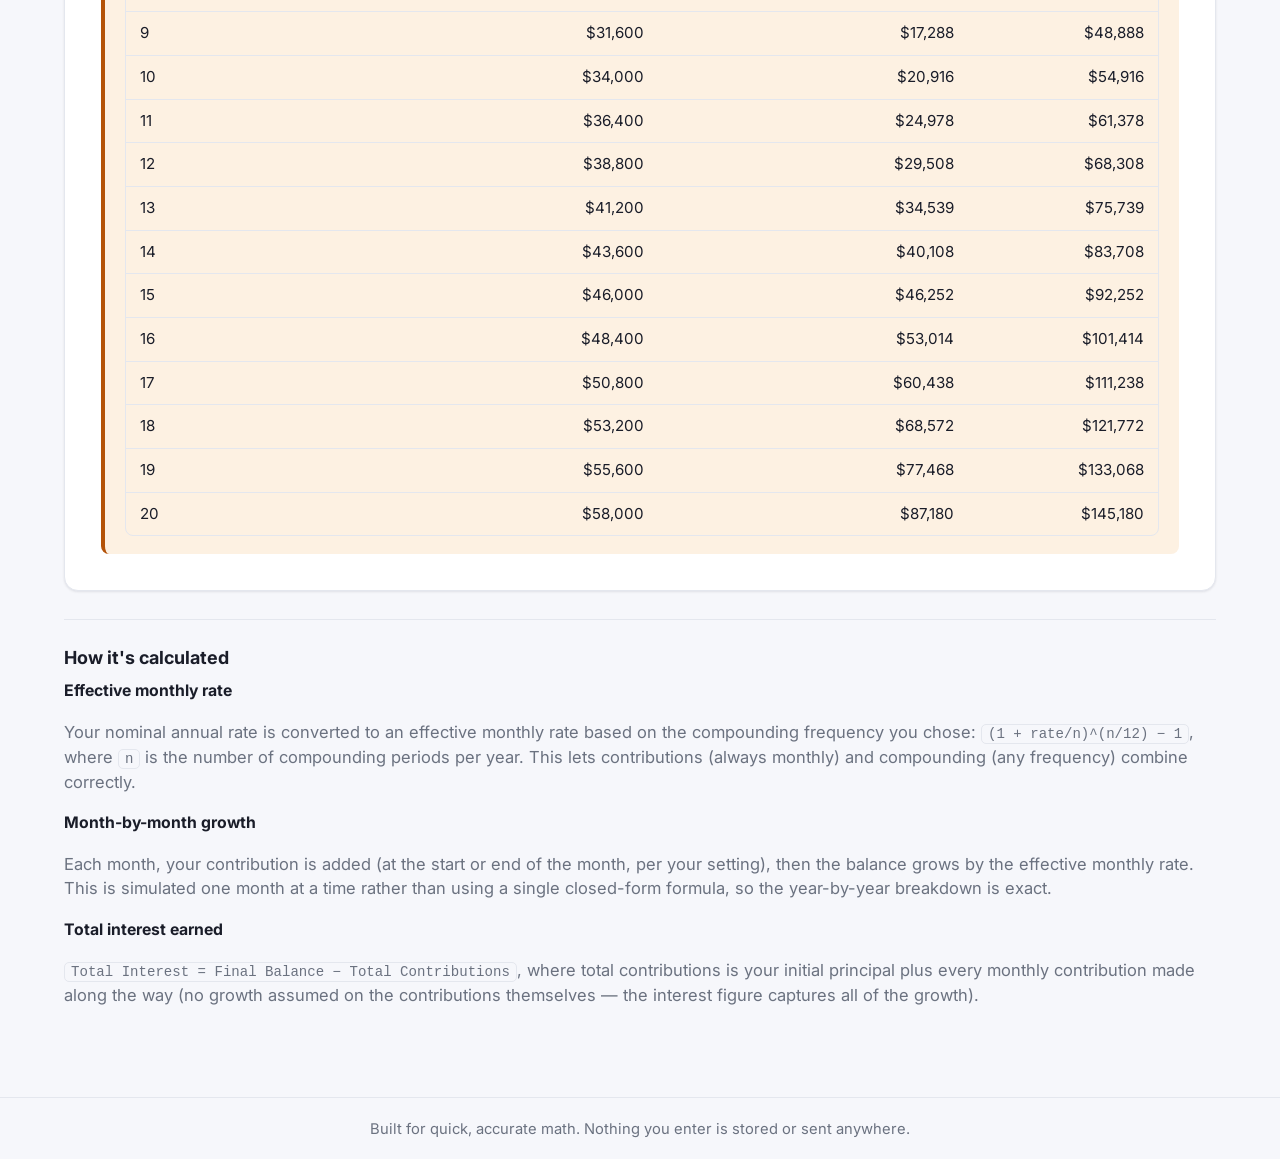
<file: calculators/compound-interest.html>
<!doctype html>
<html lang="en">
<head>
  <meta charset="UTF-8" />
  <meta name="viewport" content="width=device-width, initial-scale=1.0" />
  <title>Compound Interest Calculator — Calculators</title>
  <meta name="description" content="Calculate how a principal plus regular contributions grows with compound interest, with a year-by-year breakdown of contributions vs. interest earned." />
  <link rel="icon" href="data:image/svg+xml,<svg xmlns=%22http://www.w3.org/2000/svg%22 viewBox=%220 0 100 100%22><text y=%22.9em%22 font-size=%2290%22>🧮</text></svg>" />
  <link rel="preconnect" href="https://fonts.googleapis.com" />
  <link rel="preconnect" href="https://fonts.gstatic.com" crossorigin />
  <link href="https://fonts.googleapis.com/css2?family=Inter:wght@400;500;600;700;800&display=swap" rel="stylesheet" />
  <link rel="stylesheet" href="../css/styles.css" />
</head>
<body>
  <header class="site-header">
    <div class="inner">
      <a class="brand" href="../index.html">
        <span class="brand-mark">C</span>
        Calculators
      </a>
      <button id="theme-toggle" class="theme-toggle" aria-label="Toggle dark mode">🌙</button>
    </div>
  </header>

  <main>
    <div class="breadcrumb"><a href="../index.html">← All calculators</a></div>

    <div class="calc-page">
      <div class="page-head-row">
        <h1>Compound Interest Calculator</h1>
        <button type="button" class="toolbar-btn inline ghost" id="clear-btn">Clear fields</button>
      </div>
      <p class="subtitle">See how a starting balance plus regular contributions grows over time, and how much of the final total is money you put in versus interest you earned.</p>

      <div class="panel">
        <form id="ci-form" autocomplete="off">
          <div class="field-grid">
            <div class="field">
              <label for="principal">Initial principal</label>
              <div class="input-wrap has-prefix">
                <span class="prefix">$</span>
                <input type="text" id="principal" inputmode="decimal" value="10000" min="0" step="any" required />
              </div>
            </div>

            <div class="field">
              <label for="monthlyContribution">Monthly contribution</label>
              <div class="input-wrap has-prefix">
                <span class="prefix">$</span>
                <input type="text" id="monthlyContribution" inputmode="decimal" value="200" min="0" step="any" />
              </div>
            </div>

            <div class="field">
              <label for="annualRate">Annual interest rate</label>
              <div class="input-wrap has-suffix">
                <input type="text" id="annualRate" inputmode="decimal" value="7" step="any" />
                <span class="suffix">%</span>
              </div>
            </div>

            <div class="field">
              <label for="years">Time horizon</label>
              <div class="input-wrap has-suffix">
                <input type="text" id="years" inputmode="decimal" value="20" min="1" max="60" step="1" required />
                <span class="suffix">years</span>
              </div>
            </div>

            <div class="field">
              <label for="compoundFrequency">Compounding frequency</label>
              <select id="compoundFrequency">
                <option value="1">Annually</option>
                <option value="2">Semi-annually</option>
                <option value="4">Quarterly</option>
                <option value="12" selected>Monthly</option>
                <option value="365">Daily</option>
              </select>
            </div>

            <div class="field">
              <label for="contributionTiming">Contribution timing</label>
              <select id="contributionTiming">
                <option value="beginning" selected>Start of each month</option>
                <option value="end">End of each month</option>
              </select>
              <div class="hint">Contributing earlier earns slightly more interest</div>
            </div>
          </div>
        </form>

        <div id="results" hidden>

          <div class="results-section">
            <div class="results-section-title">
              <h2>After the full time horizon</h2>
            </div>
            <div class="results dense">
              <div class="result-tile primary">
                <div class="label">Final balance</div>
                <div class="value small" id="out-finalBalance">—</div>
              </div>
              <div class="result-tile">
                <div class="label">Total contributions</div>
                <div class="value small" id="out-totalContributions">—</div>
              </div>
              <div class="result-tile primary">
                <div class="label">Total interest earned</div>
                <div class="value small" id="out-totalInterest">—</div>
              </div>
              <div class="result-tile">
                <div class="label">Share of balance from interest</div>
                <div class="value small" id="out-interestShare">—</div>
              </div>
            </div>
          </div>

          <div class="results-section">
            <div class="results-section-title">
              <h2>Growth over time</h2>
              <span class="note">Contributions vs. interest, year by year</span>
            </div>
            <div class="chart-legend">
              <span class="legend-item"><span class="swatch" style="background: var(--stack-principal);"></span>Contributions</span>
              <span class="legend-item"><span class="swatch" style="background: var(--stack-interest);"></span>Interest earned</span>
            </div>
            <div class="growth-chart-wrap" id="growth-chart-wrap">
              <div class="growth-chart" id="growth-chart"></div>
              <div class="growth-ticks" id="growth-ticks"></div>
            </div>
            <div class="hint" id="chart-scroll-hint" style="margin-top: 8px;" hidden>Scroll horizontally to see all years →</div>
          </div>

          <div class="results-section">
            <div class="results-section-title">
              <h2>Year-by-year detail</h2>
            </div>
            <div class="table-wrap">
              <table class="data-table">
                <thead>
                  <tr>
                    <th>Year</th>
                    <th>Contributions to date</th>
                    <th>Interest to date</th>
                    <th>Balance</th>
                  </tr>
                </thead>
                <tbody id="ci-table-body"></tbody>
              </table>
            </div>
            <div class="hint" id="ci-scroll-hint" style="margin-top: 8px;" hidden>Scroll horizontally to see all columns →</div>
          </div>
        </div>
      </div>

      <div class="explainer">
        <h2>How it's calculated</h2>

        <div class="formula-block">
          <h3>Effective monthly rate</h3>
          <p>Your nominal annual rate is converted to an effective monthly rate based on the compounding frequency you chose: <code>(1 + rate/n)^(n/12) − 1</code>, where <code>n</code> is the number of compounding periods per year. This lets contributions (always monthly) and compounding (any frequency) combine correctly.</p>
        </div>

        <div class="formula-block">
          <h3>Month-by-month growth</h3>
          <p>Each month, your contribution is added (at the start or end of the month, per your setting), then the balance grows by the effective monthly rate. This is simulated one month at a time rather than using a single closed-form formula, so the year-by-year breakdown is exact.</p>
        </div>

        <div class="formula-block">
          <h3>Total interest earned</h3>
          <p><code>Total Interest = Final Balance − Total Contributions</code>, where total contributions is your initial principal plus every monthly contribution made along the way (no growth assumed on the contributions themselves — the interest figure captures all of the growth).</p>
        </div>
      </div>
    </div>
  </main>

  <footer class="site-footer">
    Built for quick, accurate math. Nothing you enter is stored or sent anywhere.
  </footer>

  <script src="../js/number-format.js"></script>
  <script src="../js/section-tone.js"></script>
  <script src="../js/theme.js"></script>
  <script src="../js/compound-interest.js"></script>
</body>
</html>
</file>
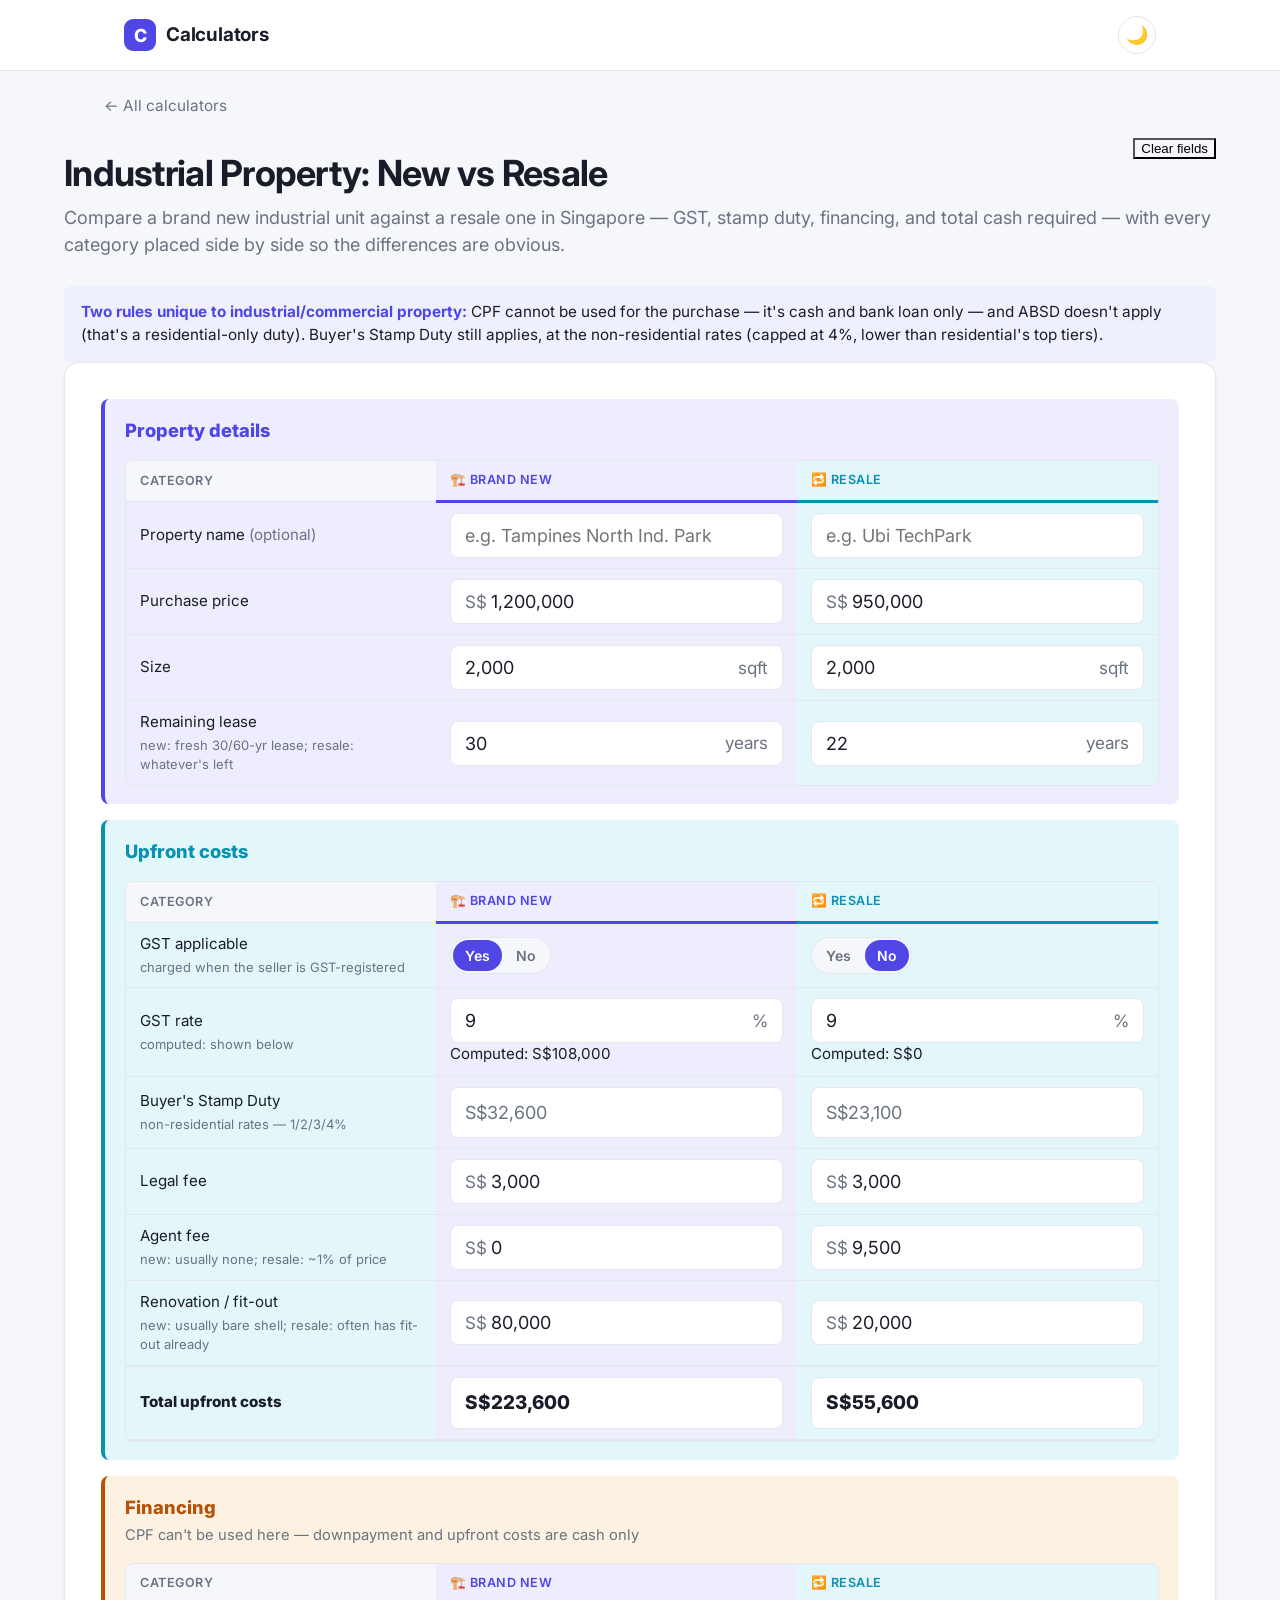
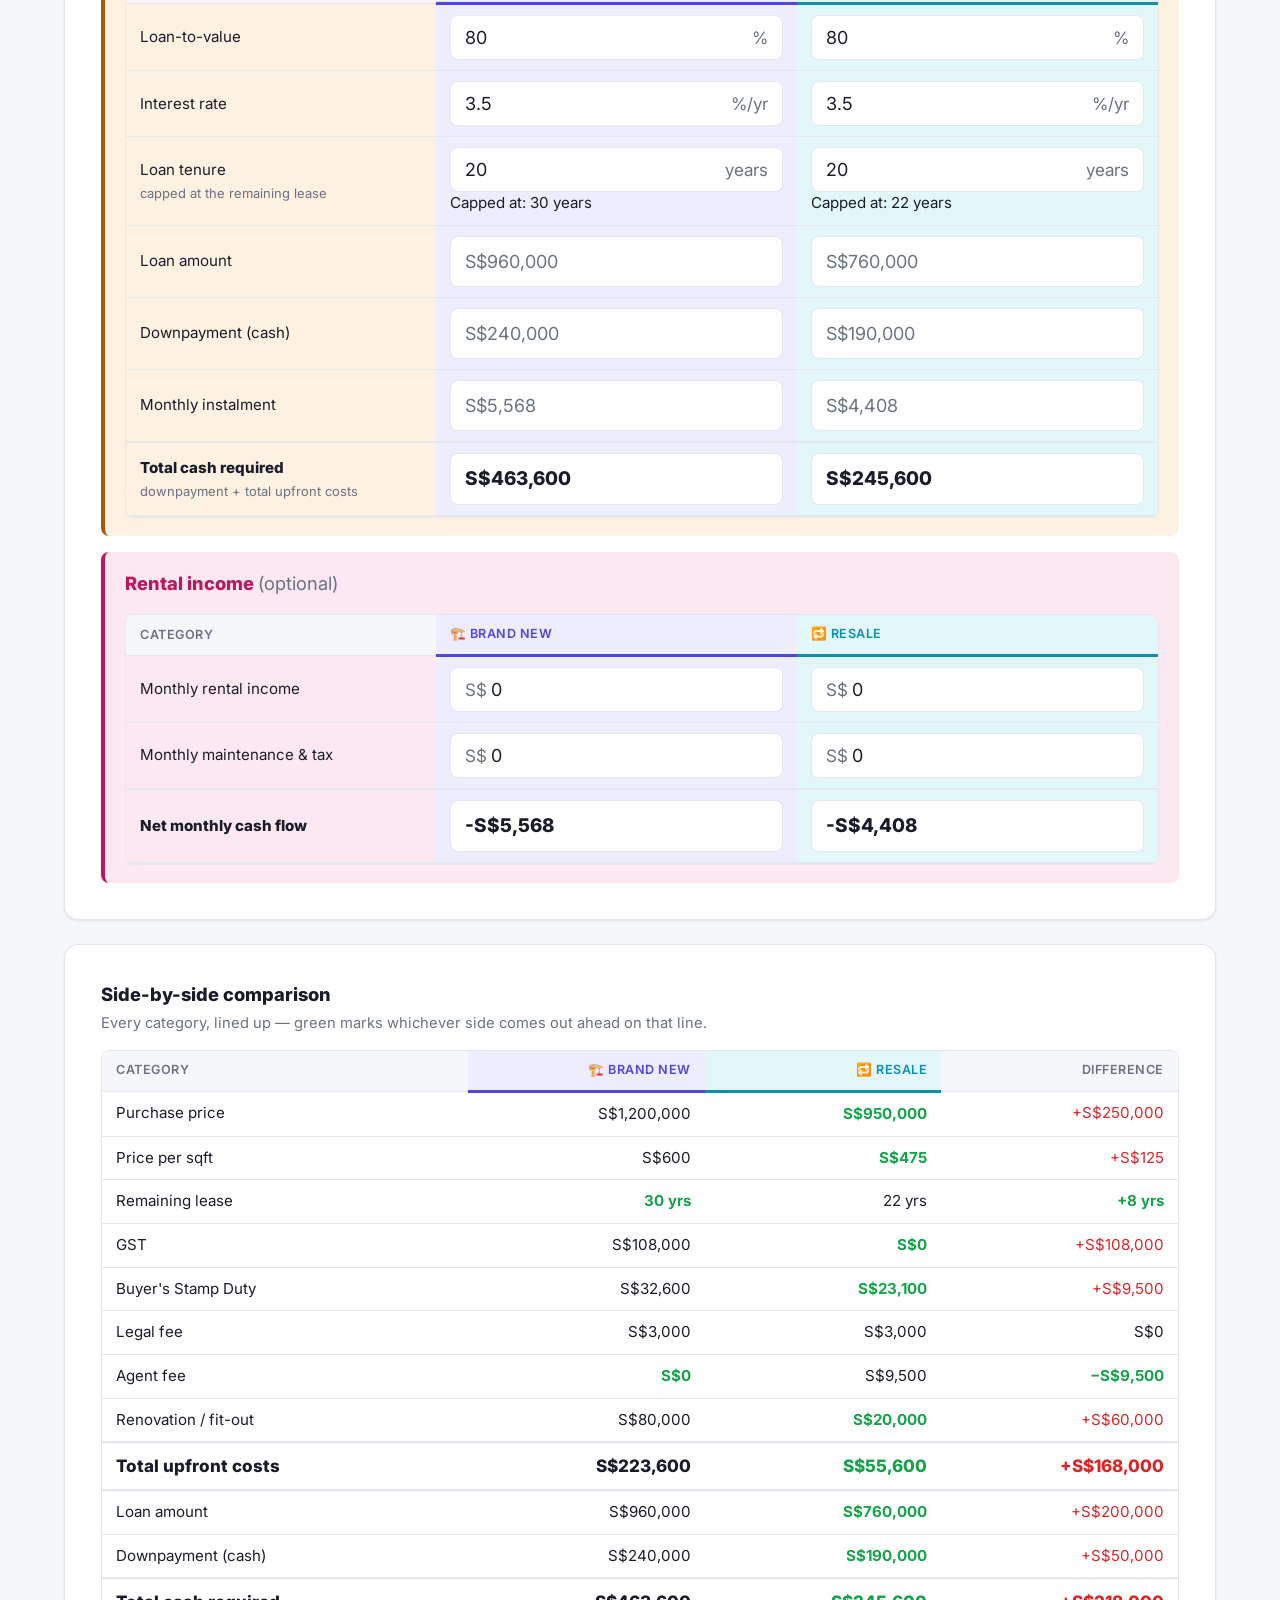
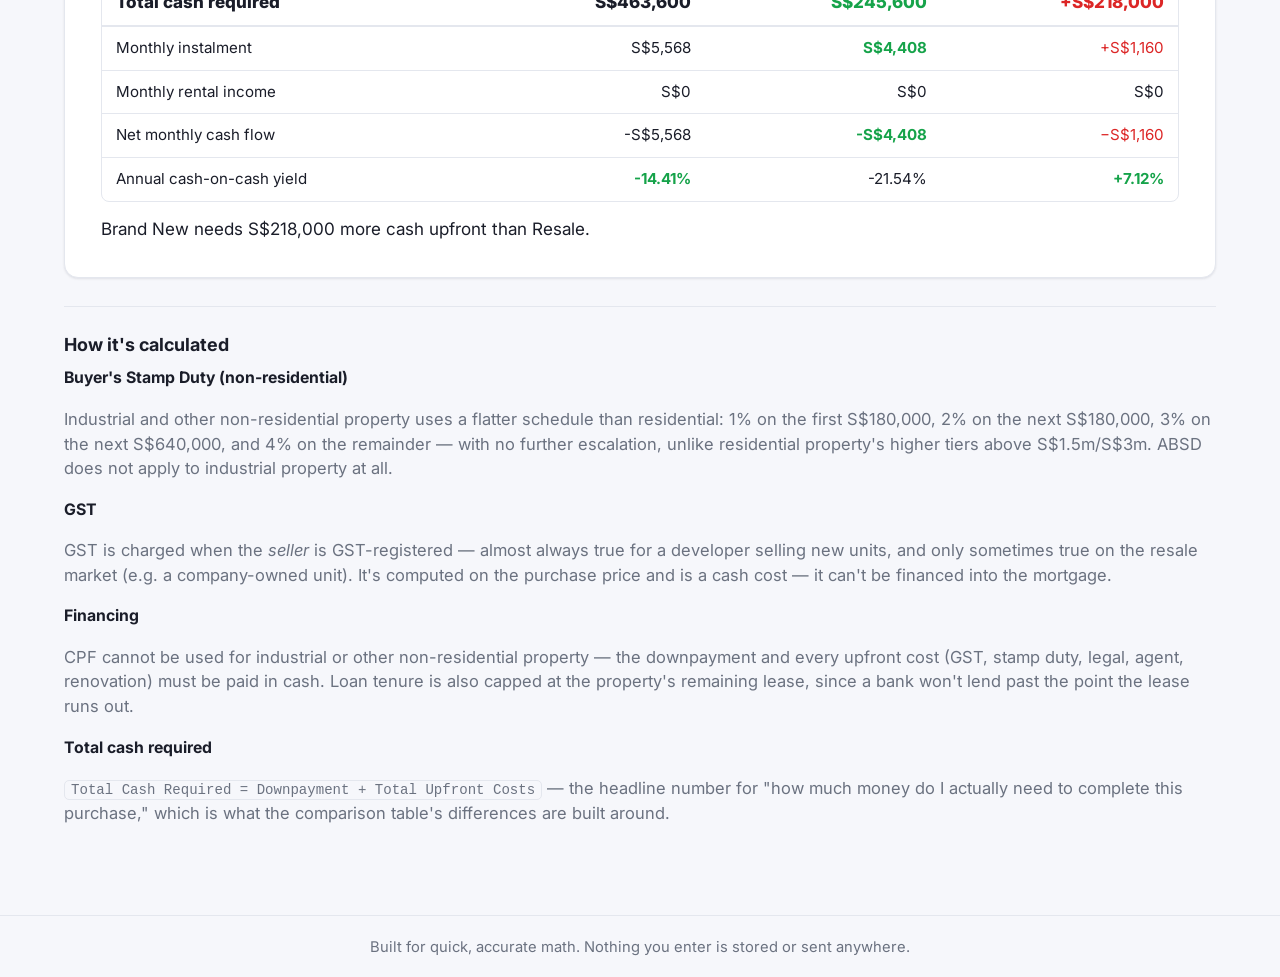
<file: calculators/industrial-comparison.html>
<!doctype html>
<html lang="en">
<head>
  <meta charset="UTF-8" />
  <meta name="viewport" content="width=device-width, initial-scale=1.0" />
  <title>Industrial Property: New vs Resale Comparison — Calculators</title>
  <meta name="description" content="Compare buying a brand new industrial property against a resale unit in Singapore — GST, stamp duty, financing, and total cash required, side by side by category." />
  <link rel="icon" href="data:image/svg+xml,<svg xmlns=%22http://www.w3.org/2000/svg%22 viewBox=%220 0 100 100%22><text y=%22.9em%22 font-size=%2290%22>🧮</text></svg>" />
  <link rel="preconnect" href="https://fonts.googleapis.com" />
  <link rel="preconnect" href="https://fonts.gstatic.com" crossorigin />
  <link href="https://fonts.googleapis.com/css2?family=Inter:wght@400;500;600;700;800&display=swap" rel="stylesheet" />
  <link rel="stylesheet" href="../css/styles.css" />
</head>
<body>
  <header class="site-header">
    <div class="inner">
      <a class="brand" href="../index.html">
        <span class="brand-mark">C</span>
        Calculators
      </a>
      <button id="theme-toggle" class="theme-toggle" aria-label="Toggle dark mode">🌙</button>
    </div>
  </header>

  <main>
    <div class="breadcrumb"><a href="../index.html">← All calculators</a></div>

    <div class="calc-page">
      <div class="page-head-row">
        <h1>Industrial Property: New vs Resale</h1>
        <button type="button" class="toolbar-btn inline ghost" id="clear-btn">Clear fields</button>
      </div>
      <p class="subtitle">Compare a brand new industrial unit against a resale one in Singapore — GST, stamp duty, financing, and total cash required — with every category placed side by side so the differences are obvious.</p>

      <div class="callout">
        <strong>Two rules unique to industrial/commercial property:</strong> CPF cannot be used for the purchase — it's cash and bank loan only — and ABSD doesn't apply (that's a residential-only duty). Buyer's Stamp Duty still applies, at the non-residential rates (capped at 4%, lower than residential's top tiers).
      </div>

      <form id="industrial-form" autocomplete="off">
        <div class="panel">
          <div class="panel-section">
            <div class="panel-section-header">
              <h2>Property details</h2>
            </div>
            <div class="table-wrap">
              <table class="data-table input-table">
                <thead>
                  <tr>
                    <th>Category</th>
                    <th class="col-new">🏗️ Brand New</th>
                    <th class="col-resale">🔁 Resale</th>
                  </tr>
                </thead>
                <tbody>
                  <tr>
                    <td>Property name <span class="optional">(optional)</span></td>
                    <td class="col-new"><input type="text" id="in-name" aria-label="Brand New property name" placeholder="e.g. Tampines North Ind. Park" /></td>
                    <td class="col-resale"><input type="text" id="rs-name" aria-label="Resale property name" placeholder="e.g. Ubi TechPark" /></td>
                  </tr>
                  <tr>
                    <td>Purchase price</td>
                    <td class="col-new">
                      <div class="input-wrap has-prefix">
                        <span class="prefix">S$</span>
                        <input type="text" id="in-price" aria-label="Brand New purchase price" inputmode="decimal" value="1200000" min="0" step="any" />
                      </div>
                    </td>
                    <td class="col-resale">
                      <div class="input-wrap has-prefix">
                        <span class="prefix">S$</span>
                        <input type="text" id="rs-price" aria-label="Resale purchase price" inputmode="decimal" value="950000" min="0" step="any" />
                      </div>
                    </td>
                  </tr>
                  <tr>
                    <td>Size</td>
                    <td class="col-new">
                      <div class="input-wrap has-suffix">
                        <input type="text" id="in-size" aria-label="Brand New size" inputmode="decimal" value="2000" min="0" step="any" />
                        <span class="suffix">sqft</span>
                      </div>
                    </td>
                    <td class="col-resale">
                      <div class="input-wrap has-suffix">
                        <input type="text" id="rs-size" aria-label="Resale size" inputmode="decimal" value="2000" min="0" step="any" />
                        <span class="suffix">sqft</span>
                      </div>
                    </td>
                  </tr>
                  <tr>
                    <td>Remaining lease <span class="row-hint">new: fresh 30/60-yr lease; resale: whatever's left</span></td>
                    <td class="col-new">
                      <div class="input-wrap has-suffix">
                        <input type="text" id="in-lease" aria-label="Brand New remaining lease" inputmode="decimal" value="30" min="1" step="any" />
                        <span class="suffix">years</span>
                      </div>
                    </td>
                    <td class="col-resale">
                      <div class="input-wrap has-suffix">
                        <input type="text" id="rs-lease" aria-label="Resale remaining lease" inputmode="decimal" value="22" min="1" step="any" />
                        <span class="suffix">years</span>
                      </div>
                    </td>
                  </tr>
                </tbody>
              </table>
            </div>
          </div>

          <div class="panel-section">
            <div class="panel-section-header">
              <h2>Upfront costs</h2>
            </div>
            <div class="table-wrap">
              <table class="data-table input-table">
                <thead>
                  <tr>
                    <th>Category</th>
                    <th class="col-new">🏗️ Brand New</th>
                    <th class="col-resale">🔁 Resale</th>
                  </tr>
                </thead>
                <tbody>
                  <tr>
                    <td>GST applicable <span class="row-hint">charged when the seller is GST-registered</span></td>
                    <td class="col-new">
                      <div class="segmented compact" id="in-gst" role="group" aria-label="Brand New GST applicable">
                        <button type="button" data-value="yes" class="active">Yes</button>
                        <button type="button" data-value="no">No</button>
                      </div>
                    </td>
                    <td class="col-resale">
                      <div class="segmented compact" id="rs-gst" role="group" aria-label="Resale GST applicable">
                        <button type="button" data-value="yes">Yes</button>
                        <button type="button" data-value="no" class="active">No</button>
                      </div>
                    </td>
                  </tr>
                  <tr>
                    <td>GST rate <span class="row-hint">computed: shown below</span></td>
                    <td class="col-new">
                      <div class="input-wrap has-suffix">
                        <input type="text" id="in-gstRate" aria-label="Brand New GST rate" inputmode="decimal" value="9" min="0" step="any" />
                        <span class="suffix">%</span>
                      </div>
                      <div class="hint">Computed: <span id="in-out-gst">S$0</span></div>
                    </td>
                    <td class="col-resale">
                      <div class="input-wrap has-suffix">
                        <input type="text" id="rs-gstRate" aria-label="Resale GST rate" inputmode="decimal" value="9" min="0" step="any" />
                        <span class="suffix">%</span>
                      </div>
                      <div class="hint">Computed: <span id="rs-out-gst">S$0</span></div>
                    </td>
                  </tr>
                  <tr>
                    <td>Buyer's Stamp Duty <span class="row-hint">non-residential rates — 1/2/3/4%</span></td>
                    <td class="col-new"><div class="display-value" id="in-out-bsd">S$0</div></td>
                    <td class="col-resale"><div class="display-value" id="rs-out-bsd">S$0</div></td>
                  </tr>
                  <tr>
                    <td>Legal fee</td>
                    <td class="col-new">
                      <div class="input-wrap has-prefix">
                        <span class="prefix">S$</span>
                        <input type="text" id="in-legalFee" aria-label="Brand New legal fee" inputmode="decimal" value="3000" min="0" step="any" />
                      </div>
                    </td>
                    <td class="col-resale">
                      <div class="input-wrap has-prefix">
                        <span class="prefix">S$</span>
                        <input type="text" id="rs-legalFee" aria-label="Resale legal fee" inputmode="decimal" value="3000" min="0" step="any" />
                      </div>
                    </td>
                  </tr>
                  <tr>
                    <td>Agent fee <span class="row-hint">new: usually none; resale: ~1% of price</span></td>
                    <td class="col-new">
                      <div class="input-wrap has-prefix">
                        <span class="prefix">S$</span>
                        <input type="text" id="in-agentFee" aria-label="Brand New agent fee" inputmode="decimal" value="0" min="0" step="any" />
                      </div>
                    </td>
                    <td class="col-resale">
                      <div class="input-wrap has-prefix">
                        <span class="prefix">S$</span>
                        <input type="text" id="rs-agentFee" aria-label="Resale agent fee" inputmode="decimal" value="9500" min="0" step="any" />
                      </div>
                    </td>
                  </tr>
                  <tr>
                    <td>Renovation / fit-out <span class="row-hint">new: usually bare shell; resale: often has fit-out already</span></td>
                    <td class="col-new">
                      <div class="input-wrap has-prefix">
                        <span class="prefix">S$</span>
                        <input type="text" id="in-renovation" aria-label="Brand New renovation cost" inputmode="decimal" value="80000" min="0" step="any" />
                      </div>
                    </td>
                    <td class="col-resale">
                      <div class="input-wrap has-prefix">
                        <span class="prefix">S$</span>
                        <input type="text" id="rs-renovation" aria-label="Resale renovation cost" inputmode="decimal" value="20000" min="0" step="any" />
                      </div>
                    </td>
                  </tr>
                  <tr class="emphasize">
                    <td>Total upfront costs</td>
                    <td class="col-new"><div class="display-value strong" id="in-out-upfrontCosts">S$0</div></td>
                    <td class="col-resale"><div class="display-value strong" id="rs-out-upfrontCosts">S$0</div></td>
                  </tr>
                </tbody>
              </table>
            </div>
          </div>

          <div class="panel-section">
            <div class="panel-section-header">
              <h2>Financing</h2>
              <p>CPF can't be used here — downpayment and upfront costs are cash only</p>
            </div>
            <div class="table-wrap">
              <table class="data-table input-table">
                <thead>
                  <tr>
                    <th>Category</th>
                    <th class="col-new">🏗️ Brand New</th>
                    <th class="col-resale">🔁 Resale</th>
                  </tr>
                </thead>
                <tbody>
                  <tr>
                    <td>Loan-to-value</td>
                    <td class="col-new">
                      <div class="input-wrap has-suffix">
                        <input type="text" id="in-ltv" aria-label="Brand New loan-to-value" inputmode="decimal" value="80" min="0" max="100" step="any" />
                        <span class="suffix">%</span>
                      </div>
                    </td>
                    <td class="col-resale">
                      <div class="input-wrap has-suffix">
                        <input type="text" id="rs-ltv" aria-label="Resale loan-to-value" inputmode="decimal" value="80" min="0" max="100" step="any" />
                        <span class="suffix">%</span>
                      </div>
                    </td>
                  </tr>
                  <tr>
                    <td>Interest rate</td>
                    <td class="col-new">
                      <div class="input-wrap has-suffix">
                        <input type="text" id="in-interestRate" aria-label="Brand New interest rate" inputmode="decimal" value="3.5" min="0" step="any" />
                        <span class="suffix">%/yr</span>
                      </div>
                    </td>
                    <td class="col-resale">
                      <div class="input-wrap has-suffix">
                        <input type="text" id="rs-interestRate" aria-label="Resale interest rate" inputmode="decimal" value="3.5" min="0" step="any" />
                        <span class="suffix">%/yr</span>
                      </div>
                    </td>
                  </tr>
                  <tr>
                    <td>Loan tenure <span class="row-hint">capped at the remaining lease</span></td>
                    <td class="col-new">
                      <div class="input-wrap has-suffix">
                        <input type="text" id="in-loanTenure" aria-label="Brand New loan tenure" inputmode="decimal" value="20" min="1" step="any" />
                        <span class="suffix">years</span>
                      </div>
                      <div class="hint">Capped at: <span id="in-out-maxTenure">—</span></div>
                    </td>
                    <td class="col-resale">
                      <div class="input-wrap has-suffix">
                        <input type="text" id="rs-loanTenure" aria-label="Resale loan tenure" inputmode="decimal" value="20" min="1" step="any" />
                        <span class="suffix">years</span>
                      </div>
                      <div class="hint">Capped at: <span id="rs-out-maxTenure">—</span></div>
                    </td>
                  </tr>
                  <tr>
                    <td>Loan amount</td>
                    <td class="col-new"><div class="display-value" id="in-out-loanAmount">S$0</div></td>
                    <td class="col-resale"><div class="display-value" id="rs-out-loanAmount">S$0</div></td>
                  </tr>
                  <tr>
                    <td>Downpayment (cash)</td>
                    <td class="col-new"><div class="display-value" id="in-out-downpayment">S$0</div></td>
                    <td class="col-resale"><div class="display-value" id="rs-out-downpayment">S$0</div></td>
                  </tr>
                  <tr>
                    <td>Monthly instalment</td>
                    <td class="col-new"><div class="display-value" id="in-out-monthlyInstalment">S$0</div></td>
                    <td class="col-resale"><div class="display-value" id="rs-out-monthlyInstalment">S$0</div></td>
                  </tr>
                  <tr class="emphasize">
                    <td>Total cash required <span class="row-hint">downpayment + total upfront costs</span></td>
                    <td class="col-new"><div class="display-value strong" id="in-out-totalCash">S$0</div></td>
                    <td class="col-resale"><div class="display-value strong" id="rs-out-totalCash">S$0</div></td>
                  </tr>
                </tbody>
              </table>
            </div>
          </div>

          <div class="panel-section">
            <div class="panel-section-header">
              <h2>Rental income <span class="optional">(optional)</span></h2>
            </div>
            <div class="table-wrap">
              <table class="data-table input-table">
                <thead>
                  <tr>
                    <th>Category</th>
                    <th class="col-new">🏗️ Brand New</th>
                    <th class="col-resale">🔁 Resale</th>
                  </tr>
                </thead>
                <tbody>
                  <tr>
                    <td>Monthly rental income</td>
                    <td class="col-new">
                      <div class="input-wrap has-prefix">
                        <span class="prefix">S$</span>
                        <input type="text" id="in-rental" aria-label="Brand New monthly rental income" inputmode="decimal" value="0" min="0" step="any" />
                      </div>
                    </td>
                    <td class="col-resale">
                      <div class="input-wrap has-prefix">
                        <span class="prefix">S$</span>
                        <input type="text" id="rs-rental" aria-label="Resale monthly rental income" inputmode="decimal" value="0" min="0" step="any" />
                      </div>
                    </td>
                  </tr>
                  <tr>
                    <td>Monthly maintenance &amp; tax</td>
                    <td class="col-new">
                      <div class="input-wrap has-prefix">
                        <span class="prefix">S$</span>
                        <input type="text" id="in-maintenance" aria-label="Brand New monthly maintenance and tax" inputmode="decimal" value="0" min="0" step="any" />
                      </div>
                    </td>
                    <td class="col-resale">
                      <div class="input-wrap has-prefix">
                        <span class="prefix">S$</span>
                        <input type="text" id="rs-maintenance" aria-label="Resale monthly maintenance and tax" inputmode="decimal" value="0" min="0" step="any" />
                      </div>
                    </td>
                  </tr>
                  <tr class="emphasize">
                    <td>Net monthly cash flow</td>
                    <td class="col-new"><div class="display-value strong" id="in-out-netCashFlow">S$0</div></td>
                    <td class="col-resale"><div class="display-value strong" id="rs-out-netCashFlow">S$0</div></td>
                  </tr>
                </tbody>
              </table>
            </div>
          </div>
        </div>
      </form>

      <div class="panel" style="margin-top: 24px;">
        <div class="panel-section-header">
          <h2>Side-by-side comparison</h2>
          <p>Every category, lined up — green marks whichever side comes out ahead on that line.</p>
        </div>
        <div class="table-wrap">
          <table class="data-table comparison-table">
            <thead>
              <tr>
                <th>Category</th>
                <th class="col-new">🏗️ Brand New</th>
                <th class="col-resale">🔁 Resale</th>
                <th>Difference</th>
              </tr>
            </thead>
            <tbody id="cmp-tbody"></tbody>
          </table>
        </div>
        <div class="hint" id="cmp-verdict" style="margin-top: 14px; font-size: 0.95rem;"></div>
      </div>

      <div class="explainer">
        <h2>How it's calculated</h2>

        <div class="formula-block">
          <h3>Buyer's Stamp Duty (non-residential)</h3>
          <p>Industrial and other non-residential property uses a flatter schedule than residential: 1% on the first S$180,000, 2% on the next S$180,000, 3% on the next S$640,000, and 4% on the remainder — with no further escalation, unlike residential property's higher tiers above S$1.5m/S$3m. ABSD does not apply to industrial property at all.</p>
        </div>

        <div class="formula-block">
          <h3>GST</h3>
          <p>GST is charged when the <em>seller</em> is GST-registered — almost always true for a developer selling new units, and only sometimes true on the resale market (e.g. a company-owned unit). It's computed on the purchase price and is a cash cost — it can't be financed into the mortgage.</p>
        </div>

        <div class="formula-block">
          <h3>Financing</h3>
          <p>CPF cannot be used for industrial or other non-residential property — the downpayment and every upfront cost (GST, stamp duty, legal, agent, renovation) must be paid in cash. Loan tenure is also capped at the property's remaining lease, since a bank won't lend past the point the lease runs out.</p>
        </div>

        <div class="formula-block">
          <h3>Total cash required</h3>
          <p><code>Total Cash Required = Downpayment + Total Upfront Costs</code> — the headline number for "how much money do I actually need to complete this purchase," which is what the comparison table's differences are built around.</p>
        </div>
      </div>
    </div>
  </main>

  <footer class="site-footer">
    Built for quick, accurate math. Nothing you enter is stored or sent anywhere.
  </footer>

  <script src="../js/number-format.js"></script>
  <script src="../js/section-tone.js"></script>
  <script src="../js/theme.js"></script>
  <script src="../js/industrial-comparison.js"></script>
</body>
</html>
</file>
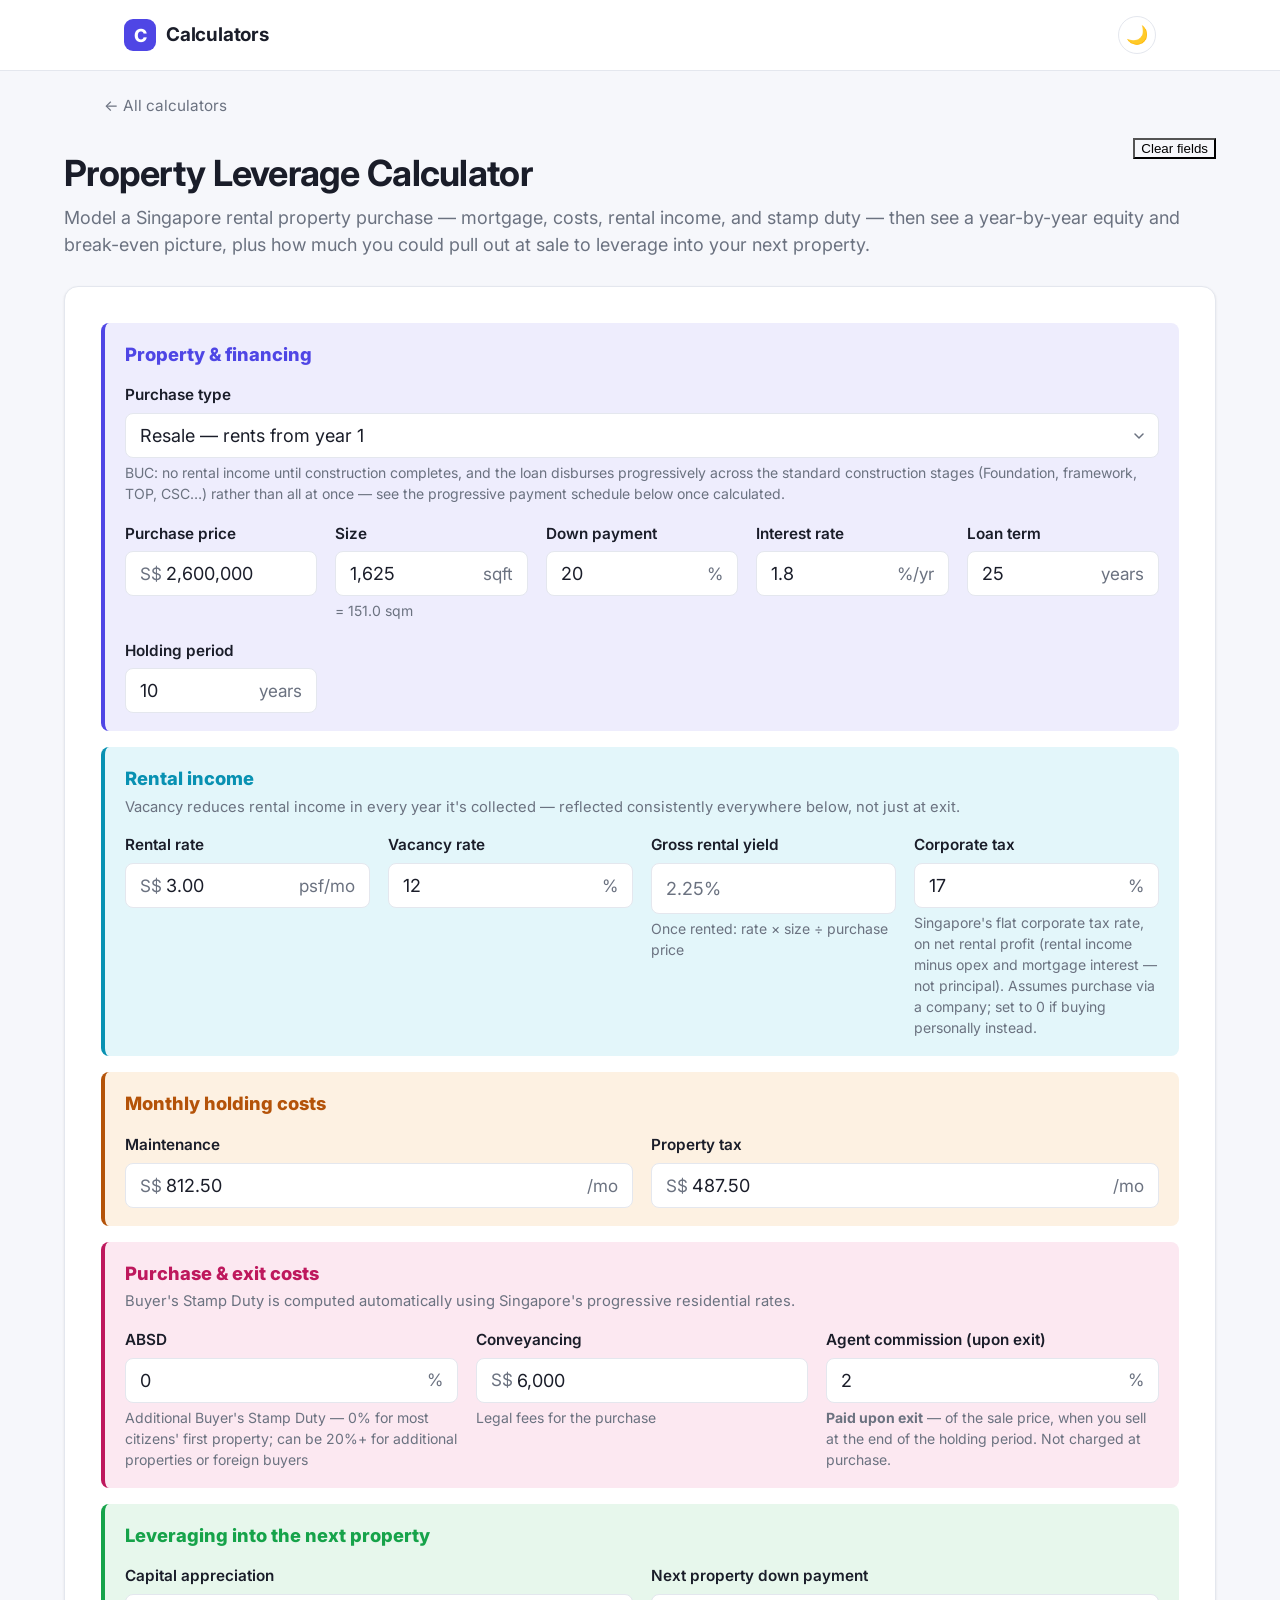
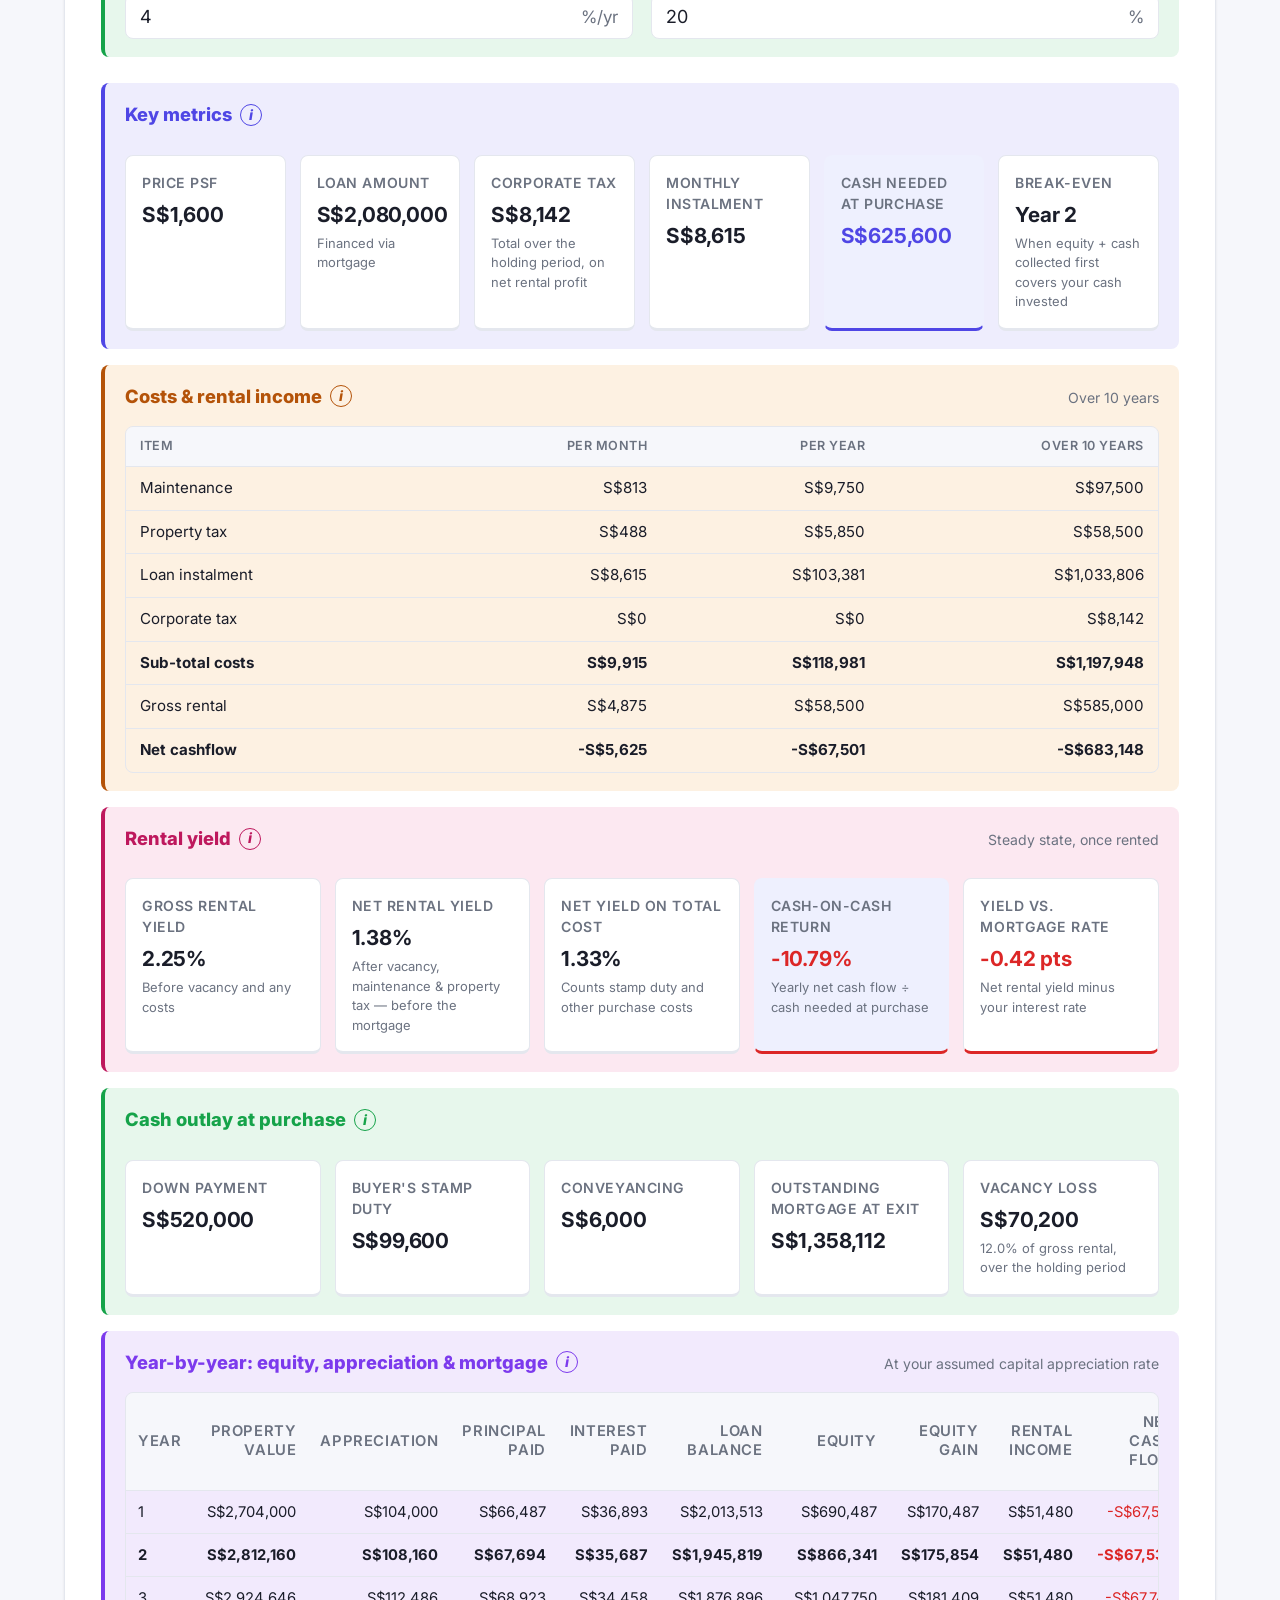
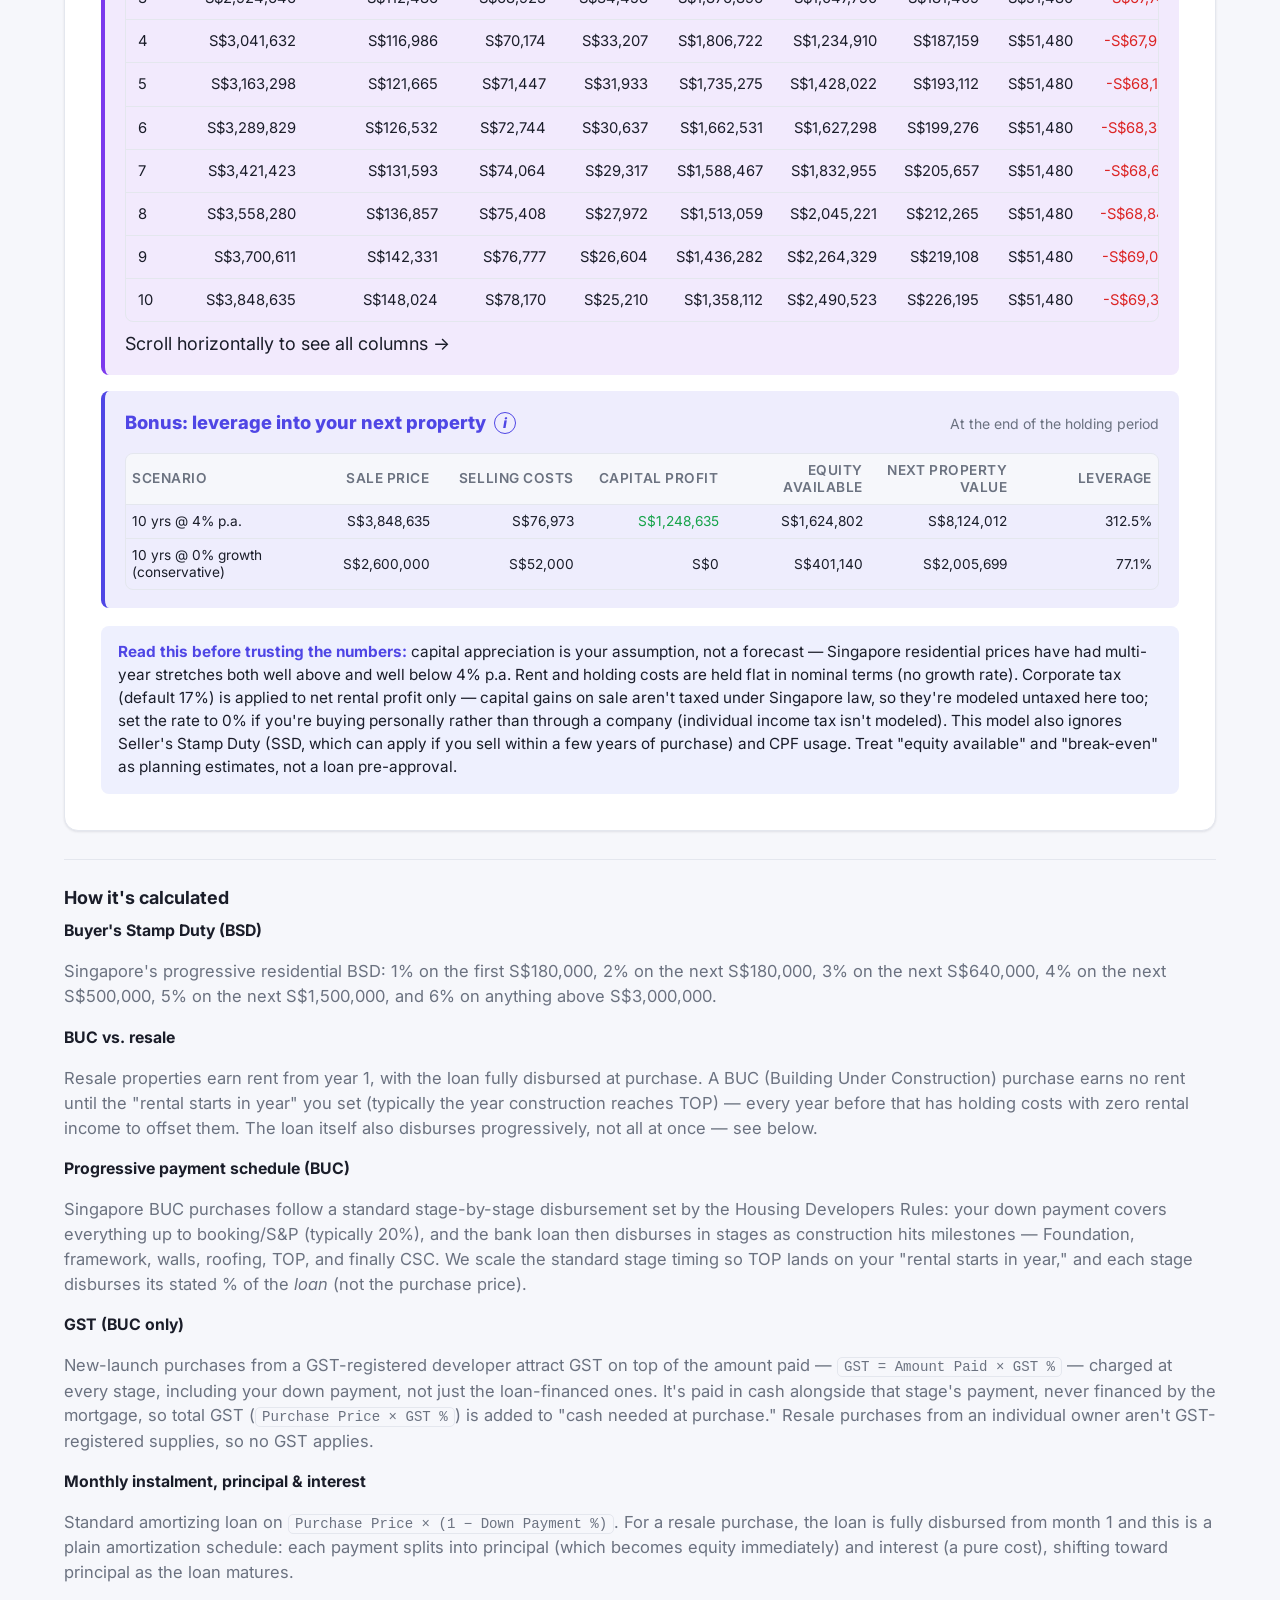
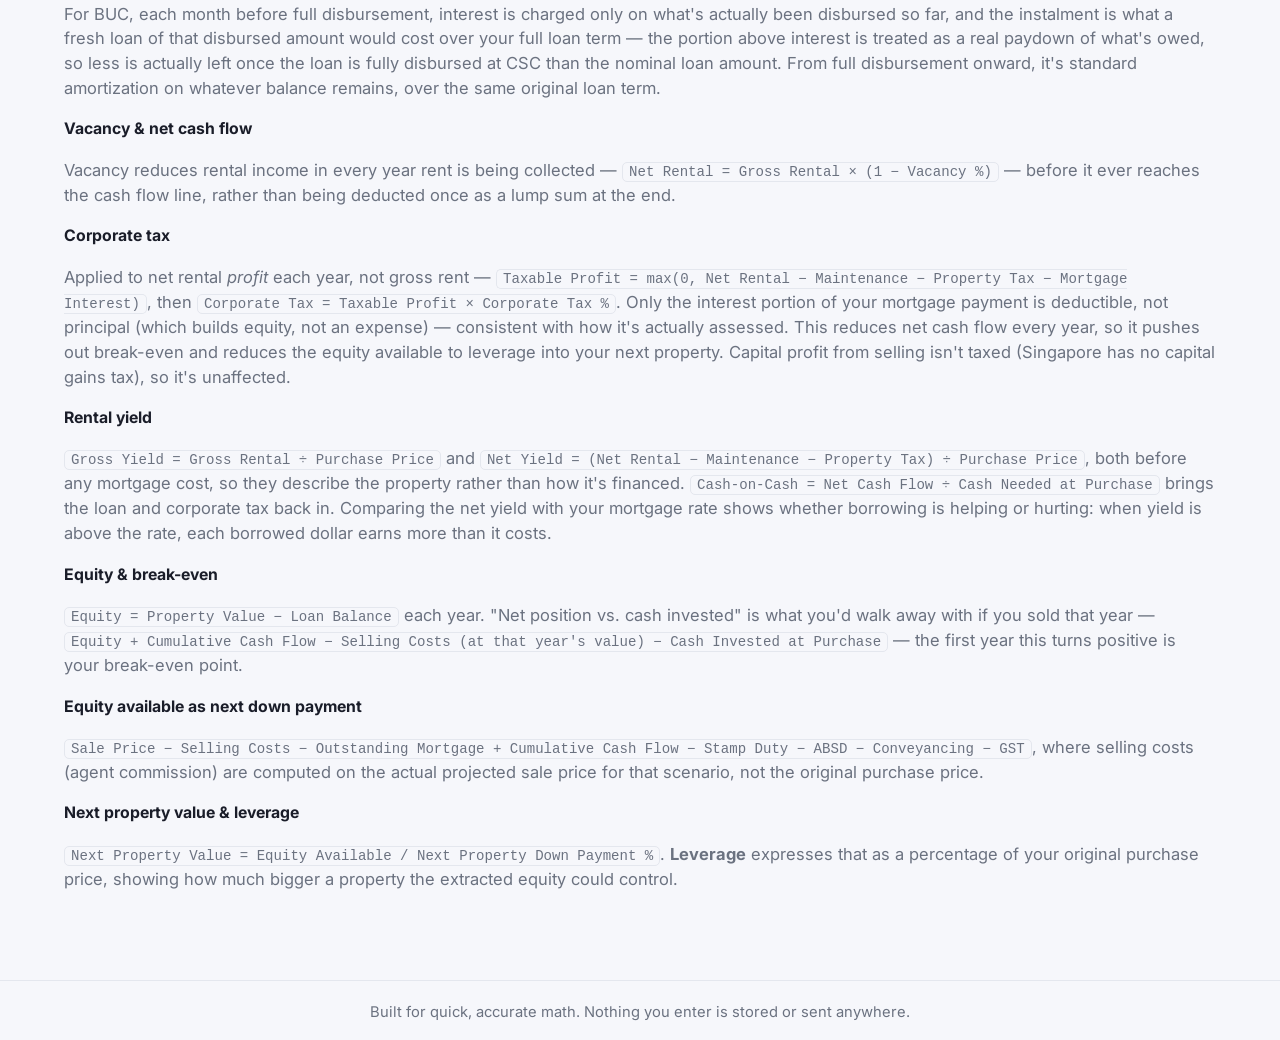
<file: calculators/property-leverage.html>
<!doctype html>
<html lang="en">
<head>
  <meta charset="UTF-8" />
  <meta name="viewport" content="width=device-width, initial-scale=1.0" />
  <title>Property Leverage Calculator (Singapore) — Calculators</title>
  <meta name="description" content="Model a Singapore rental property purchase — costs, rental income, stamp duty, BUC vs resale timing — then see a year-by-year equity, appreciation, and break-even breakdown." />
  <link rel="icon" href="data:image/svg+xml,<svg xmlns=%22http://www.w3.org/2000/svg%22 viewBox=%220 0 100 100%22><text y=%22.9em%22 font-size=%2290%22>🧮</text></svg>" />
  <link rel="preconnect" href="https://fonts.googleapis.com" />
  <link rel="preconnect" href="https://fonts.gstatic.com" crossorigin />
  <link href="https://fonts.googleapis.com/css2?family=Inter:wght@400;500;600;700;800&display=swap" rel="stylesheet" />
  <link rel="stylesheet" href="../css/styles.css" />
</head>
<body>
  <header class="site-header">
    <div class="inner">
      <a class="brand" href="../index.html">
        <span class="brand-mark">C</span>
        Calculators
      </a>
      <button id="theme-toggle" class="theme-toggle" aria-label="Toggle dark mode">🌙</button>
    </div>
  </header>

  <main>
    <div class="breadcrumb"><a href="../index.html">← All calculators</a></div>

    <div class="calc-page">
      <div class="page-head-row">
        <h1>Property Leverage Calculator</h1>
        <button type="button" class="toolbar-btn inline ghost" id="clear-btn">Clear fields</button>
      </div>
      <p class="subtitle">Model a Singapore rental property purchase — mortgage, costs, rental income, and stamp duty — then see a year-by-year equity and break-even picture, plus how much you could pull out at sale to leverage into your next property.</p>

      <div class="panel">
        <form id="pl-form" autocomplete="off">

          <div class="panel-section">
            <div class="panel-section-header">
              <h2>Property &amp; financing</h2>
            </div>
            <div class="field-grid">
              <div class="field full">
                <label for="purchaseType">Purchase type</label>
                <select id="purchaseType">
                  <option value="resale" selected>Resale — rents from year 1</option>
                  <option value="buc">BUC (Building Under Construction)</option>
                </select>
                <div class="hint">BUC: no rental income until construction completes, and the loan disburses progressively across the standard construction stages (Foundation, framework, TOP, CSC…) rather than all at once — see the progressive payment schedule below once calculated.</div>
              </div>
            </div>
            <div class="field-grid cols-3" id="pl-buc-fields" hidden style="margin-top: 18px;">
              <div class="field">
                <label for="rentalStartYear">Rental starts in year</label>
                <div class="input-wrap has-suffix">
                  <input type="text" id="rentalStartYear" inputmode="decimal" value="4" min="1" step="1" />
                  <span class="suffix">year</span>
                </div>
                <div class="hint">Typical construction period before TOP</div>
              </div>
              <div class="field">
                <label for="gstPct">GST</label>
                <div class="input-wrap has-suffix">
                  <input type="text" id="gstPct" inputmode="decimal" value="9" min="0" step="any" />
                  <span class="suffix">%</span>
                </div>
                <div class="hint">Charged on new-launch purchases from a GST-registered developer — not applicable to resale</div>
              </div>
            </div>
            <div class="field-grid cols-3" style="margin-top: 18px;">
              <div class="field">
                <label for="purchasePrice">Purchase price</label>
                <div class="input-wrap has-prefix">
                  <span class="prefix">S$</span>
                  <input type="text" id="purchasePrice" inputmode="decimal" value="2600000" min="0" step="any" required />
                </div>
              </div>
              <div class="field">
                <label for="sizeSqft">Size</label>
                <div class="input-wrap has-suffix">
                  <input type="text" id="sizeSqft" inputmode="decimal" value="1625" min="1" step="any" required />
                  <span class="suffix">sqft</span>
                </div>
                <div class="hint" id="size-sqm-note">—</div>
              </div>
              <div class="field">
                <label for="downPaymentPct">Down payment</label>
                <div class="input-wrap has-suffix">
                  <input type="text" id="downPaymentPct" inputmode="decimal" value="20" min="1" max="100" step="any" />
                  <span class="suffix">%</span>
                </div>
              </div>
              <div class="field">
                <label for="interestRate">Interest rate</label>
                <div class="input-wrap has-suffix">
                  <input type="text" id="interestRate" inputmode="decimal" value="1.8" min="0" step="any" />
                  <span class="suffix">%/yr</span>
                </div>
              </div>
              <div class="field">
                <label for="loanTerm">Loan term</label>
                <div class="input-wrap has-suffix">
                  <input type="text" id="loanTerm" inputmode="decimal" value="25" min="1" step="any" />
                  <span class="suffix">years</span>
                </div>
              </div>
              <div class="field">
                <label for="holdingPeriod">Holding period</label>
                <div class="input-wrap has-suffix">
                  <input type="text" id="holdingPeriod" inputmode="decimal" value="10" min="1" max="40" step="1" />
                  <span class="suffix">years</span>
                </div>
              </div>
            </div>
          </div>

          <div class="panel-section">
            <div class="panel-section-header">
              <h2>Rental income</h2>
              <p>Vacancy reduces rental income in every year it's collected — reflected consistently everywhere below, not just at exit.</p>
            </div>
            <div class="field-grid cols-3">
              <div class="field">
                <label for="rentalPsf">Rental rate</label>
                <div class="input-wrap has-prefix has-suffix">
                  <span class="prefix">S$</span>
                  <input type="text" id="rentalPsf" inputmode="decimal" value="3.00" min="0" step="any" />
                  <span class="suffix">psf/mo</span>
                </div>
              </div>
              <div class="field">
                <label for="vacancyRate">Vacancy rate</label>
                <div class="input-wrap has-suffix">
                  <input type="text" id="vacancyRate" inputmode="decimal" value="12" min="0" max="100" step="any" />
                  <span class="suffix">%</span>
                </div>
              </div>
              <div class="field">
                <label>Gross rental yield</label>
                <div class="display-value" id="gross-yield-note">—</div>
                <div class="hint">Once rented: rate × size ÷ purchase price</div>
              </div>
              <div class="field">
                <label for="corpTaxPct">Corporate tax</label>
                <div class="input-wrap has-suffix">
                  <input type="text" id="corpTaxPct" inputmode="decimal" value="17" min="0" step="any" />
                  <span class="suffix">%</span>
                </div>
                <div class="hint">Singapore's flat corporate tax rate, on net rental profit (rental income minus opex and mortgage interest — not principal). Assumes purchase via a company; set to 0 if buying personally instead.</div>
              </div>
            </div>
          </div>

          <div class="panel-section">
            <div class="panel-section-header">
              <h2>Monthly holding costs</h2>
            </div>
            <div class="field-grid">
              <div class="field">
                <label for="maintenanceMonthly">Maintenance</label>
                <div class="input-wrap has-prefix has-suffix">
                  <span class="prefix">S$</span>
                  <input type="text" id="maintenanceMonthly" inputmode="decimal" value="812.50" min="0" step="any" />
                  <span class="suffix">/mo</span>
                </div>
              </div>
              <div class="field">
                <label for="propertyTaxMonthly">Property tax</label>
                <div class="input-wrap has-prefix has-suffix">
                  <span class="prefix">S$</span>
                  <input type="text" id="propertyTaxMonthly" inputmode="decimal" value="487.50" min="0" step="any" />
                  <span class="suffix">/mo</span>
                </div>
              </div>
            </div>
          </div>

          <div class="panel-section">
            <div class="panel-section-header">
              <h2>Purchase &amp; exit costs</h2>
              <p>Buyer's Stamp Duty is computed automatically using Singapore's progressive residential rates.</p>
            </div>
            <div class="field-grid cols-3">
              <div class="field">
                <label for="absdPct">ABSD</label>
                <div class="input-wrap has-suffix">
                  <input type="text" id="absdPct" inputmode="decimal" value="0" min="0" step="any" />
                  <span class="suffix">%</span>
                </div>
                <div class="hint">Additional Buyer's Stamp Duty — 0% for most citizens' first property; can be 20%+ for additional properties or foreign buyers</div>
              </div>
              <div class="field">
                <label for="conveyancing">Conveyancing</label>
                <div class="input-wrap has-prefix">
                  <span class="prefix">S$</span>
                  <input type="text" id="conveyancing" inputmode="decimal" value="6000" min="0" step="any" />
                </div>
                <div class="hint">Legal fees for the purchase</div>
              </div>
              <div class="field">
                <label for="agentCommissionPct">Agent commission (upon exit)</label>
                <div class="input-wrap has-suffix">
                  <input type="text" id="agentCommissionPct" inputmode="decimal" value="2" min="0" step="any" />
                  <span class="suffix">%</span>
                </div>
                <div class="hint"><strong>Paid upon exit</strong> — of the sale price, when you sell at the end of the holding period. Not charged at purchase.</div>
              </div>
            </div>
          </div>

          <div class="panel-section">
            <div class="panel-section-header">
              <h2>Leveraging into the next property</h2>
            </div>
            <div class="field-grid">
              <div class="field">
                <label for="capAppreciation">Capital appreciation</label>
                <div class="input-wrap has-suffix">
                  <input type="text" id="capAppreciation" inputmode="decimal" value="4" min="-100" step="any" />
                  <span class="suffix">%/yr</span>
                </div>
              </div>
              <div class="field">
                <label for="nextPropertyDownPct">Next property down payment</label>
                <div class="input-wrap has-suffix">
                  <input type="text" id="nextPropertyDownPct" inputmode="decimal" value="20" min="1" max="100" step="any" />
                  <span class="suffix">%</span>
                </div>
              </div>
            </div>
          </div>
        </form>

        <div id="results" hidden>

          <div class="results-section">
            <div class="results-section-title">
              <div class="title-with-info">
                <h2>Key metrics</h2>
                <button type="button" class="info-btn" aria-expanded="false" aria-controls="info-key-metrics" aria-label="How Key metrics is calculated" title="How this is calculated">i</button>
              </div>
            </div>
            <div class="info-panel" id="info-key-metrics" hidden>
              <div class="info-panel-title">How this is calculated</div>
              <ul>
                  <li><strong>Price PSF</strong> — <code>Purchase Price ÷ Size (sqft)</code></li>
                  <li><strong>Loan amount</strong> — <code>Purchase Price × (1 − Down Payment %)</code></li>
                  <li><strong>GST (BUC only)</strong> — <code>Purchase Price × GST %</code>, paid in cash and never financed by the loan.</li>
                  <li><strong>Corporate tax</strong> — Added up year by year over the holding period: <code>max(0, Net Rental − Maintenance − Property Tax − Mortgage Interest) × Corporate Tax %</code>.</li>
                  <li><strong>Monthly instalment</strong> — Standard amortizing payment on the loan amount over the loan term. For BUC this is the steady-state figure once the loan is fully disbursed.</li>
                  <li><strong>Cash needed at purchase</strong> — <code>Down Payment + BSD + ABSD + Conveyancing + GST</code>. Agent commission isn't included — it's only paid at exit.</li>
                  <li><strong>Break-even</strong> — The first year “Net position vs. cash invested” (year-by-year table) turns positive.</li>
              </ul>
            </div>
            <div class="results dense">
              <div class="result-tile">
                <div class="label">Price PSF</div>
                <div class="value small" id="out-psfPrice">—</div>
              </div>
              <div class="result-tile">
                <div class="label">Loan amount</div>
                <div class="value small" id="out-loanAmount">—</div>
                <div class="sub">Financed via mortgage</div>
              </div>
              <div class="result-tile" id="tile-gst" hidden>
                <div class="label">GST</div>
                <div class="value small" id="out-gst">—</div>
                <div class="sub">Paid in cash, not financed</div>
              </div>
              <div class="result-tile" id="tile-corp-tax" hidden>
                <div class="label">Corporate tax</div>
                <div class="value small" id="out-corpTax">—</div>
                <div class="sub">Total over the holding period, on net rental profit</div>
              </div>
              <div class="result-tile">
                <div class="label">Monthly instalment</div>
                <div class="value small" id="out-monthlyInstalment">—</div>
                <div class="sub" id="out-monthlyInstalmentNote">—</div>
              </div>
              <div class="result-tile primary">
                <div class="label">Cash needed at purchase</div>
                <div class="value small" id="out-totalCashOutlay">—</div>
              </div>
              <div class="result-tile" id="tile-breakeven">
                <div class="label">Break-even</div>
                <div class="value small" id="out-breakeven">—</div>
                <div class="sub" id="out-breakeven-note">—</div>
              </div>
            </div>
          </div>

          <div class="results-section" id="pl-buc-schedule-section" hidden>
            <div class="results-section-title">
              <div class="title-with-info">
                <h2>Progressive payment schedule</h2>
                <button type="button" class="info-btn" aria-expanded="false" aria-controls="info-buc-schedule" aria-label="How Progressive payment schedule is calculated" title="How this is calculated">i</button>
              </div>
              <span class="note">Standard Singapore BUC stages, scaled to your TOP year</span>
            </div>
            <div class="info-panel" id="info-buc-schedule" hidden>
              <div class="info-panel-title">How this is calculated</div>
              <ul>
                  <li><strong>Amount paid</strong> — The first row is your down payment. Each later stage is the increase in cumulative loan disbursed: <code>Loan × Stage Cumulative % − Previous Cumulative</code>.</li>
                  <li><strong>GST</strong> — <code>Amount Paid × GST %</code> at every stage, including the down payment — paid in cash.</li>
                  <li><strong>Cumulative loan disbursed</strong> — <code>Loan Amount × Stage Cumulative %</code>, using the standard Singapore BUC stages scaled so TOP lands on your “rental starts in year”.</li>
                  <li><strong>Est. monthly interest</strong> — <code>Cumulative Loan Disbursed × Interest Rate ÷ 12</code>.</li>
                  <li><strong>Est. monthly instalment</strong> — What a fresh loan of the cumulative disbursed amount would cost per month over your full loan term. Est. monthly principal is that instalment minus the interest.</li>
              </ul>
            </div>
            <p class="hint" style="margin: 0 0 10px;">Your down payment is paid upfront at booking/S&amp;P; every stage after that is disbursed entirely by the bank loan. GST (<span id="buc-schedule-gstpct">—</span>) applies to the amount paid at every stage, including the down payment, and is paid in cash — it's not financed by the loan. The estimated instalment is what a fresh loan of that disbursed size, over your full loan term, would cost per month.</p>
            <div class="table-wrap">
              <table class="data-table" id="buc-schedule-table">
                <thead>
                  <tr>
                    <th>Stage</th>
                    <th>Approx. timing</th>
                    <th>Amount paid</th>
                    <th>GST</th>
                    <th>Cumulative loan disbursed</th>
                    <th>Est. monthly interest</th>
                    <th>Est. monthly principal</th>
                    <th>Est. monthly instalment</th>
                  </tr>
                </thead>
                <tbody id="buc-schedule-table-body"></tbody>
              </table>
            </div>
            <div class="hint" id="buc-schedule-scroll-hint" style="margin-top: 8px;" hidden>Scroll horizontally to see all columns →</div>
          </div>

          <div class="results-section">
            <div class="results-section-title">
              <div class="title-with-info">
                <h2>Costs &amp; rental income</h2>
                <button type="button" class="info-btn" aria-expanded="false" aria-controls="info-costs" aria-label="How Costs and rental income is calculated" title="How this is calculated">i</button>
              </div>
              <span class="note" id="costs-note">Over the holding period</span>
            </div>
            <div class="info-panel" id="info-costs" hidden>
              <div class="info-panel-title">How this is calculated</div>
              <ul>
                  <li><strong>Per month / Per year</strong> — Steady state once the unit is rented and the loan is fully disbursed.</li>
                  <li><strong>Over the holding period</strong> — Summed from the year-by-year simulation, so it reflects the BUC rental gap and the ramping loan.</li>
                  <li><strong>Maintenance, Property tax</strong> — Your monthly inputs, × 12 for the yearly figure.</li>
                  <li><strong>Loan instalment</strong> — Standard amortizing payment on the loan amount over the loan term.</li>
                  <li><strong>Corporate tax</strong> — <code>max(0, Net Rental − Maintenance − Property Tax − Interest) × Tax %</code>. The steady-state columns use first-year interest on the full loan.</li>
                  <li><strong>Sub-total costs</strong> — Maintenance + Property tax + Loan instalment + Corporate tax.</li>
                  <li><strong>Gross rental</strong> — <code>Rental psf × Size × 12</code>.</li>
                  <li><strong>Net cashflow</strong> — <code>Gross Rental × (1 − Vacancy %) − Sub-total Costs</code>.</li>
              </ul>
            </div>
            <div class="table-wrap">
              <table class="data-table" id="costs-table">
                <thead>
                  <tr>
                    <th>Item</th>
                    <th>Per month</th>
                    <th>Per year</th>
                    <th id="costs-holding-header">Over holding period</th>
                  </tr>
                </thead>
                <tbody id="costs-table-body"></tbody>
              </table>
            </div>
            <div class="hint" id="costs-scroll-hint" style="margin-top: 8px;" hidden>Scroll horizontally to see all columns →</div>
            <div class="hint" id="costs-buc-note" style="margin-top: 8px;" hidden>Per month / per year figures are the steady state once rented and the loan is fully disbursed — actual instalments start lower and ramp up during construction (see the progressive payment schedule above and the year-by-year table below). "Over holding period" totals correctly reflect both the ramping loan and the BUC rental gap.</div>
          </div>

          <div class="results-section">
            <div class="results-section-title">
              <div class="title-with-info">
                <h2>Rental yield</h2>
                <button type="button" class="info-btn" aria-expanded="false" aria-controls="info-yield" aria-label="How Rental yield is calculated" title="How this is calculated">i</button>
              </div>
              <span class="note">Steady state, once rented</span>
            </div>
            <div class="info-panel" id="info-yield" hidden>
              <div class="info-panel-title">How this is calculated</div>
              <ul>
                <li><strong>Gross rental yield</strong> — <code>Gross Rental ÷ Purchase Price</code>, where gross rental is <code>Rental psf × Size × 12</code>.</li>
                <li><strong>Net rental yield</strong> — <code>(Gross Rental × (1 − Vacancy %) − Maintenance − Property Tax) ÷ Purchase Price</code>. Mortgage and corporate tax are left out, so it measures the property itself rather than your financing.</li>
                <li><strong>Net yield on total cost</strong> — the same net rent, divided by what the property actually cost to acquire: <code>Purchase Price + BSD + ABSD + Conveyancing + GST</code>.</li>
                <li><strong>Cash-on-cash return</strong> — <code>Net Cash Flow ÷ Cash Needed at Purchase</code>, using the yearly net cash flow after instalments and corporate tax from the Costs table.</li>
                <li><strong>Yield vs. mortgage rate</strong> — <code>Net Rental Yield − Interest Rate</code>, in percentage points. Positive means the property earns more than the loan costs it; negative means the rent doesn't cover the interest, so the debt is a drag on cash flow.</li>
                <li>Every figure is for a year once rent is flowing, on your original purchase price with rent held flat (no rent growth).</li>
              </ul>
            </div>
            <div class="results dense">
              <div class="result-tile">
                <div class="label">Gross rental yield</div>
                <div class="value small" id="out-grossYield">—</div>
                <div class="sub">Before vacancy and any costs</div>
              </div>
              <div class="result-tile">
                <div class="label">Net rental yield</div>
                <div class="value small" id="out-netYield">—</div>
                <div class="sub">After vacancy, maintenance &amp; property tax — before the mortgage</div>
              </div>
              <div class="result-tile">
                <div class="label">Net yield on total cost</div>
                <div class="value small" id="out-yieldOnCost">—</div>
                <div class="sub">Counts stamp duty and other purchase costs</div>
              </div>
              <div class="result-tile primary">
                <div class="label">Cash-on-cash return</div>
                <div class="value small" id="out-cashOnCash">—</div>
                <div class="sub">Yearly net cash flow ÷ cash needed at purchase</div>
              </div>
              <div class="result-tile">
                <div class="label">Yield vs. mortgage rate</div>
                <div class="value small" id="out-yieldSpread">—</div>
                <div class="sub" id="out-yieldSpreadNote">Net rental yield minus your interest rate</div>
              </div>
            </div>
            <div class="hint" id="yield-buc-note" style="margin-top: 10px;" hidden>BUC earns no rent until year <span id="yield-buc-year">—</span>, so there's no yield before then — these are the figures once the unit is rented and the loan is fully disbursed.</div>
          </div>

          <div class="results-section">
            <div class="results-section-title">
              <div class="title-with-info">
                <h2>Cash outlay at purchase</h2>
                <button type="button" class="info-btn" aria-expanded="false" aria-controls="info-cash-outlay" aria-label="How Cash outlay at purchase is calculated" title="How this is calculated">i</button>
              </div>
            </div>
            <div class="info-panel" id="info-cash-outlay" hidden>
              <div class="info-panel-title">How this is calculated</div>
              <ul>
                  <li><strong>Down payment</strong> — <code>Purchase Price × Down Payment %</code>.</li>
                  <li><strong>Buyer's stamp duty</strong> — Progressive: 1% on the first S$180,000, 2% on the next S$180,000, 3% on the next S$640,000, 4% on the next S$500,000, 5% on the next S$1,500,000, and 6% above S$3,000,000.</li>
                  <li><strong>ABSD</strong> — <code>Purchase Price × ABSD %</code> — shown only when above zero.</li>
                  <li><strong>Conveyancing</strong> — Your input.</li>
                  <li><strong>Outstanding mortgage at exit</strong> — The loan balance still owed at the end of the holding period.</li>
                  <li><strong>Vacancy loss</strong> — <code>Gross Rental × Vacancy %</code>, summed over every year rent is collected.</li>
              </ul>
            </div>
            <div class="results dense">
              <div class="result-tile">
                <div class="label">Down payment</div>
                <div class="value small" id="out-downPayment">—</div>
              </div>
              <div class="result-tile">
                <div class="label">Buyer's stamp duty</div>
                <div class="value small" id="out-stampDuty">—</div>
              </div>
              <div class="result-tile" id="tile-absd" hidden>
                <div class="label">ABSD</div>
                <div class="value small" id="out-absd">—</div>
              </div>
              <div class="result-tile">
                <div class="label">Conveyancing</div>
                <div class="value small" id="out-conveyancing">—</div>
              </div>
              <div class="result-tile">
                <div class="label">Outstanding mortgage at exit</div>
                <div class="value small" id="out-outstandingMortgage">—</div>
              </div>
              <div class="result-tile">
                <div class="label">Vacancy loss</div>
                <div class="value small" id="out-vacancyLoss">—</div>
                <div class="sub" id="out-vacancyRateNote">—</div>
              </div>
            </div>
          </div>

          <div class="results-section">
            <div class="results-section-title">
              <div class="title-with-info">
                <h2>Year-by-year: equity, appreciation &amp; mortgage</h2>
                <button type="button" class="info-btn" aria-expanded="false" aria-controls="info-yearly" aria-label="How Year-by-year equity, appreciation and mortgage is calculated" title="How this is calculated">i</button>
              </div>
              <span class="note">At your assumed capital appreciation rate</span>
            </div>
            <div class="info-panel" id="info-yearly" hidden>
              <div class="info-panel-title">How this is calculated</div>
              <ul>
                  <li><strong>Property value</strong> — <code>Purchase Price × (1 + Appreciation %) ^ Year</code>.</li>
                  <li><strong>Appreciation</strong> — This year's property value minus last year's.</li>
                  <li><strong>Principal paid / Interest paid</strong> — How that year's instalments split between loan principal and interest.</li>
                  <li><strong>Loan balance</strong> — What's still owed at the end of the year.</li>
                  <li><strong>Equity</strong> — <code>Property Value − Loan Balance</code>.</li>
                  <li><strong>Equity gain</strong> — Change in equity from the previous year (year 1 compares against your down payment).</li>
                  <li><strong>Rental income</strong> — <code>Gross Rental × (1 − Vacancy %)</code>, from the rental start year onward.</li>
                  <li><strong>Net cash flow</strong> — <code>Rental Income − Maintenance − Property Tax − Instalments − Corporate Tax</code>.</li>
                  <li><strong>Cumulative cash flow</strong> — Running total of net cash flow.</li>
                  <li><strong>Net position vs. cash invested</strong> — <code>Equity + Cumulative Cash Flow − Selling Costs − Cash Invested at Purchase</code>, where selling costs are the agent commission on that year's property value. The first positive year is your break-even.</li>
              </ul>
            </div>
            <div class="table-wrap">
              <table class="data-table" id="yearly-table">
                <thead>
                  <tr>
                    <th>Year</th>
                    <th>Property value</th>
                    <th>Appreciation</th>
                    <th>Principal paid</th>
                    <th>Interest paid</th>
                    <th>Loan balance</th>
                    <th>Equity</th>
                    <th>Equity gain</th>
                    <th>Rental income</th>
                    <th>Net cash flow</th>
                    <th>Cumulative cash flow</th>
                    <th>Net position vs. cash invested</th>
                  </tr>
                </thead>
                <tbody id="yearly-table-body"></tbody>
              </table>
            </div>
            <div class="hint" id="yearly-scroll-hint" style="margin-top: 8px;" hidden>Scroll horizontally to see all columns →</div>
          </div>

          <div class="results-section">
            <div class="results-section-title">
              <div class="title-with-info">
                <h2>Bonus: leverage into your next property</h2>
                <button type="button" class="info-btn" aria-expanded="false" aria-controls="info-leverage" aria-label="How Leverage into your next property is calculated" title="How this is calculated">i</button>
              </div>
              <span class="note">At the end of the holding period</span>
            </div>
            <div class="info-panel" id="info-leverage" hidden>
              <div class="info-panel-title">How this is calculated</div>
              <ul>
                  <li><strong>Sale price</strong> — <code>Purchase Price × (1 + Growth %) ^ Holding Years</code> — one row at your appreciation rate, one at 0% growth.</li>
                  <li><strong>Selling costs</strong> — <code>Sale Price × Agent Commission %</code>.</li>
                  <li><strong>Capital profit</strong> — <code>Sale Price − Purchase Price</code>.</li>
                  <li><strong>Equity available</strong> — <code>Sale Price − Selling Costs − Outstanding Mortgage + Cumulative Cash Flow − BSD − ABSD − Conveyancing − GST</code>.</li>
                  <li><strong>Next property value</strong> — <code>Equity Available ÷ Next Property Down Payment %</code>.</li>
                  <li><strong>Leverage</strong> — Next property value as a percentage of your original purchase price.</li>
              </ul>
            </div>
            <div class="table-wrap">
              <table class="data-table" id="leverage-table">
                <thead>
                  <tr>
                    <th>Scenario</th>
                    <th>Sale price</th>
                    <th>Selling costs</th>
                    <th>Capital profit</th>
                    <th>Equity available</th>
                    <th>Next property value</th>
                    <th>Leverage</th>
                  </tr>
                </thead>
                <tbody id="leverage-table-body"></tbody>
              </table>
            </div>
            <div class="hint" id="leverage-scroll-hint" style="margin-top: 8px;" hidden>Scroll horizontally to see all columns →</div>
          </div>

          <div class="callout">
            <strong>Read this before trusting the numbers:</strong> capital appreciation is your assumption, not a forecast — Singapore residential prices have had multi-year stretches both well above and well below 4% p.a. Rent and holding costs are held flat in nominal terms (no growth rate). Corporate tax (default 17%) is applied to net rental profit only — capital gains on sale aren't taxed under Singapore law, so they're modeled untaxed here too; set the rate to 0% if you're buying personally rather than through a company (individual income tax isn't modeled). This model also ignores Seller's Stamp Duty (SSD, which can apply if you sell within a few years of purchase) and CPF usage. Treat "equity available" and "break-even" as planning estimates, not a loan pre-approval. <span id="buc-callout-extra" hidden>For BUC in particular, "equity" can look unusually high in the first year or two — property value already assumes full appreciation from day one, while the loan is still mostly undisbursed and mortgage costs are mostly cheap interest-only-scale amounts. That gap is a paper artifact of the model's assumptions, not cash you could actually bank early.</span>
          </div>
        </div>
      </div>

      <div class="explainer">
        <h2>How it's calculated</h2>

        <div class="formula-block">
          <h3>Buyer's Stamp Duty (BSD)</h3>
          <p>Singapore's progressive residential BSD: 1% on the first S$180,000, 2% on the next S$180,000, 3% on the next S$640,000, 4% on the next S$500,000, 5% on the next S$1,500,000, and 6% on anything above S$3,000,000.</p>
        </div>

        <div class="formula-block">
          <h3>BUC vs. resale</h3>
          <p>Resale properties earn rent from year 1, with the loan fully disbursed at purchase. A BUC (Building Under Construction) purchase earns no rent until the "rental starts in year" you set (typically the year construction reaches TOP) — every year before that has holding costs with zero rental income to offset them. The loan itself also disburses progressively, not all at once — see below.</p>
        </div>

        <div class="formula-block">
          <h3>Progressive payment schedule (BUC)</h3>
          <p>Singapore BUC purchases follow a standard stage-by-stage disbursement set by the Housing Developers Rules: your down payment covers everything up to booking/S&amp;P (typically 20%), and the bank loan then disburses in stages as construction hits milestones — Foundation, framework, walls, roofing, TOP, and finally CSC. We scale the standard stage timing so TOP lands on your "rental starts in year," and each stage disburses its stated % of the <em>loan</em> (not the purchase price).</p>
        </div>

        <div class="formula-block">
          <h3>GST (BUC only)</h3>
          <p>New-launch purchases from a GST-registered developer attract GST on top of the amount paid — <code>GST = Amount Paid × GST %</code> — charged at every stage, including your down payment, not just the loan-financed ones. It's paid in cash alongside that stage's payment, never financed by the mortgage, so total GST (<code>Purchase Price × GST %</code>) is added to "cash needed at purchase." Resale purchases from an individual owner aren't GST-registered supplies, so no GST applies.</p>
        </div>

        <div class="formula-block">
          <h3>Monthly instalment, principal &amp; interest</h3>
          <p>Standard amortizing loan on <code>Purchase Price × (1 − Down Payment %)</code>. For a resale purchase, the loan is fully disbursed from month 1 and this is a plain amortization schedule: each payment splits into principal (which becomes equity immediately) and interest (a pure cost), shifting toward principal as the loan matures.</p>
          <p>For BUC, each month before full disbursement, interest is charged only on what's actually been disbursed so far, and the instalment is what a fresh loan of that disbursed amount would cost over your full loan term — the portion above interest is treated as a real paydown of what's owed, so less is actually left once the loan is fully disbursed at CSC than the nominal loan amount. From full disbursement onward, it's standard amortization on whatever balance remains, over the same original loan term.</p>
        </div>

        <div class="formula-block">
          <h3>Vacancy &amp; net cash flow</h3>
          <p>Vacancy reduces rental income in every year rent is being collected — <code>Net Rental = Gross Rental × (1 − Vacancy %)</code> — before it ever reaches the cash flow line, rather than being deducted once as a lump sum at the end.</p>
        </div>

        <div class="formula-block">
          <h3>Corporate tax</h3>
          <p>Applied to net rental <em>profit</em> each year, not gross rent — <code>Taxable Profit = max(0, Net Rental − Maintenance − Property Tax − Mortgage Interest)</code>, then <code>Corporate Tax = Taxable Profit × Corporate Tax %</code>. Only the interest portion of your mortgage payment is deductible, not principal (which builds equity, not an expense) — consistent with how it's actually assessed. This reduces net cash flow every year, so it pushes out break-even and reduces the equity available to leverage into your next property. Capital profit from selling isn't taxed (Singapore has no capital gains tax), so it's unaffected.</p>
        </div>

        <div class="formula-block">
          <h3>Rental yield</h3>
          <p><code>Gross Yield = Gross Rental ÷ Purchase Price</code> and <code>Net Yield = (Net Rental − Maintenance − Property Tax) ÷ Purchase Price</code>, both before any mortgage cost, so they describe the property rather than how it's financed. <code>Cash-on-Cash = Net Cash Flow ÷ Cash Needed at Purchase</code> brings the loan and corporate tax back in. Comparing the net yield with your mortgage rate shows whether borrowing is helping or hurting: when yield is above the rate, each borrowed dollar earns more than it costs.</p>
        </div>

        <div class="formula-block">
          <h3>Equity &amp; break-even</h3>
          <p><code>Equity = Property Value − Loan Balance</code> each year. "Net position vs. cash invested" is what you'd walk away with if you sold that year — <code>Equity + Cumulative Cash Flow − Selling Costs (at that year's value) − Cash Invested at Purchase</code> — the first year this turns positive is your break-even point.</p>
        </div>

        <div class="formula-block">
          <h3>Equity available as next down payment</h3>
          <p><code>Sale Price − Selling Costs − Outstanding Mortgage + Cumulative Cash Flow − Stamp Duty − ABSD − Conveyancing − GST</code>, where selling costs (agent commission) are computed on the actual projected sale price for that scenario, not the original purchase price.</p>
        </div>

        <div class="formula-block">
          <h3>Next property value &amp; leverage</h3>
          <p><code>Next Property Value = Equity Available / Next Property Down Payment %</code>. <strong>Leverage</strong> expresses that as a percentage of your original purchase price, showing how much bigger a property the extracted equity could control.</p>
        </div>
      </div>
    </div>
  </main>

  <footer class="site-footer">
    Built for quick, accurate math. Nothing you enter is stored or sent anywhere.
  </footer>

  <script src="../js/number-format.js"></script>
  <script src="../js/section-tone.js"></script>
  <script src="../js/theme.js"></script>
  <script src="../js/info-toggle.js"></script>
  <script src="../js/property-leverage.js"></script>
</body>
</html>
</file>
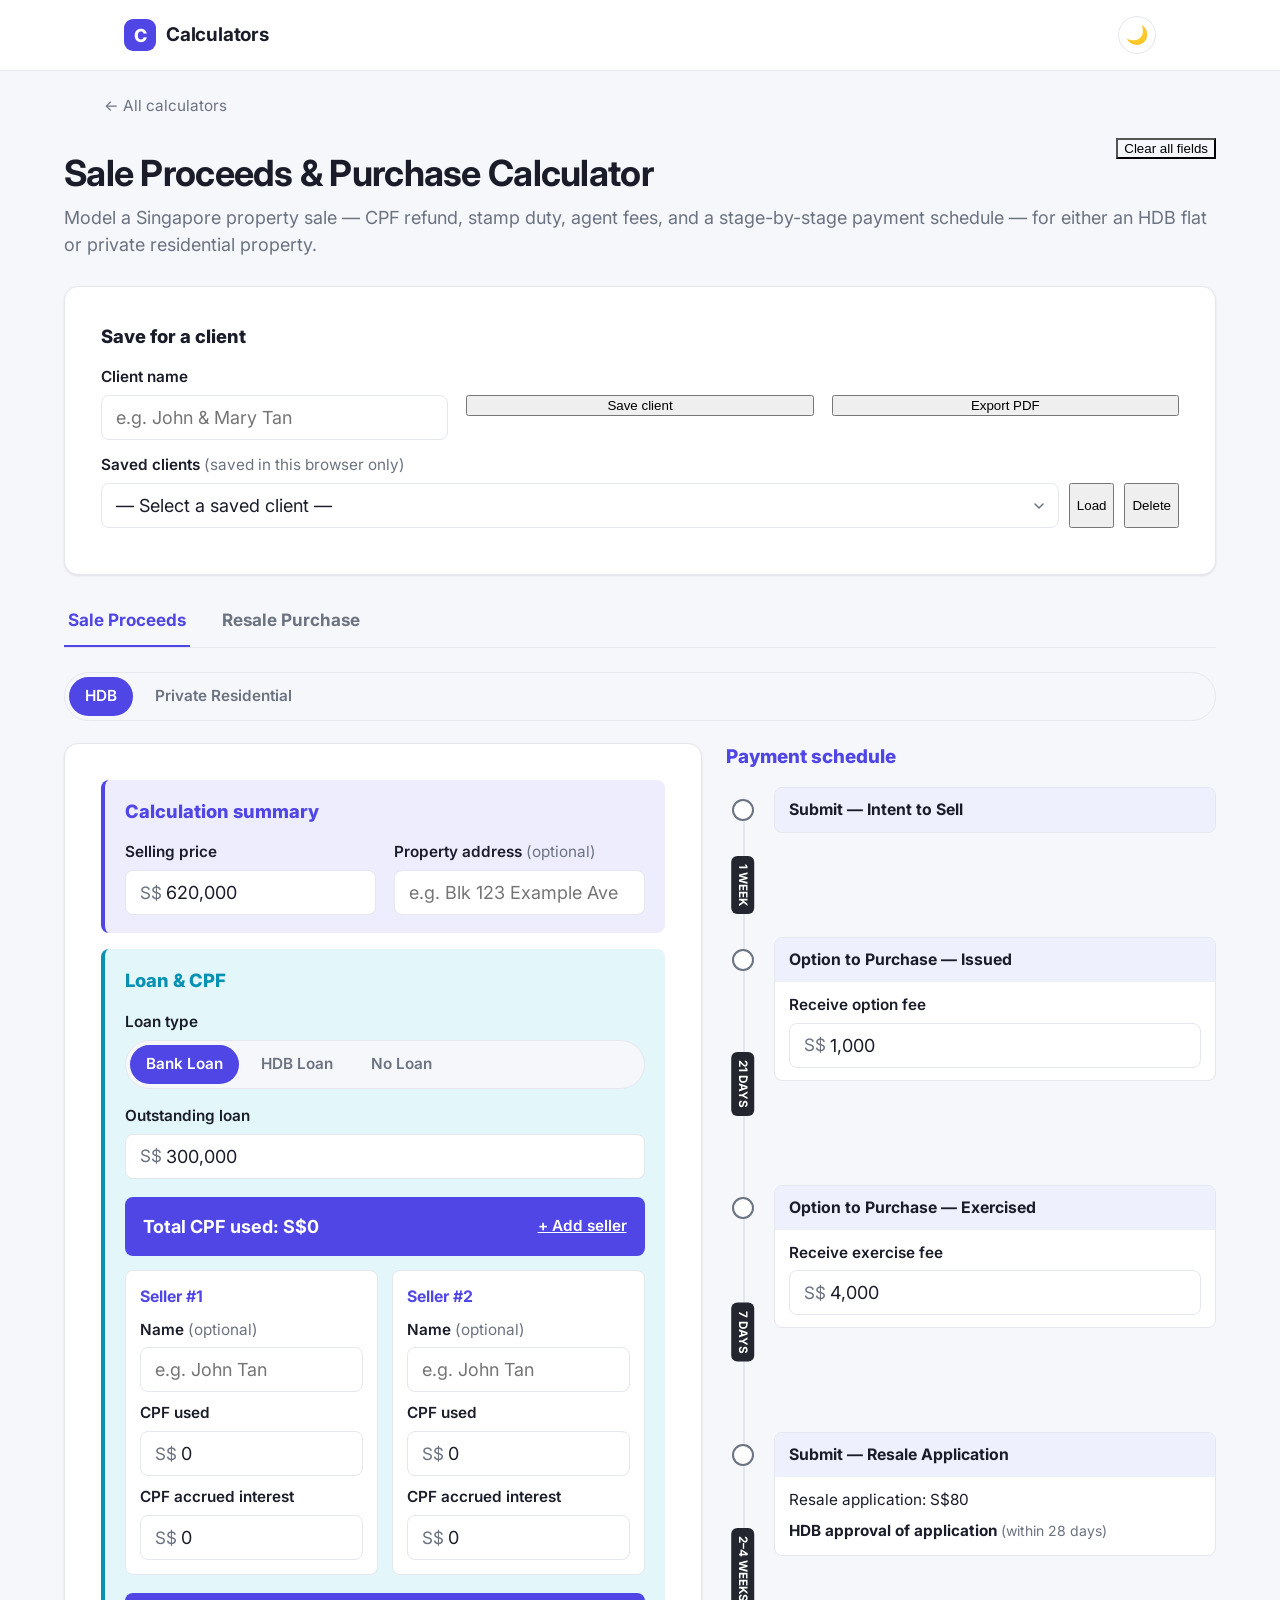
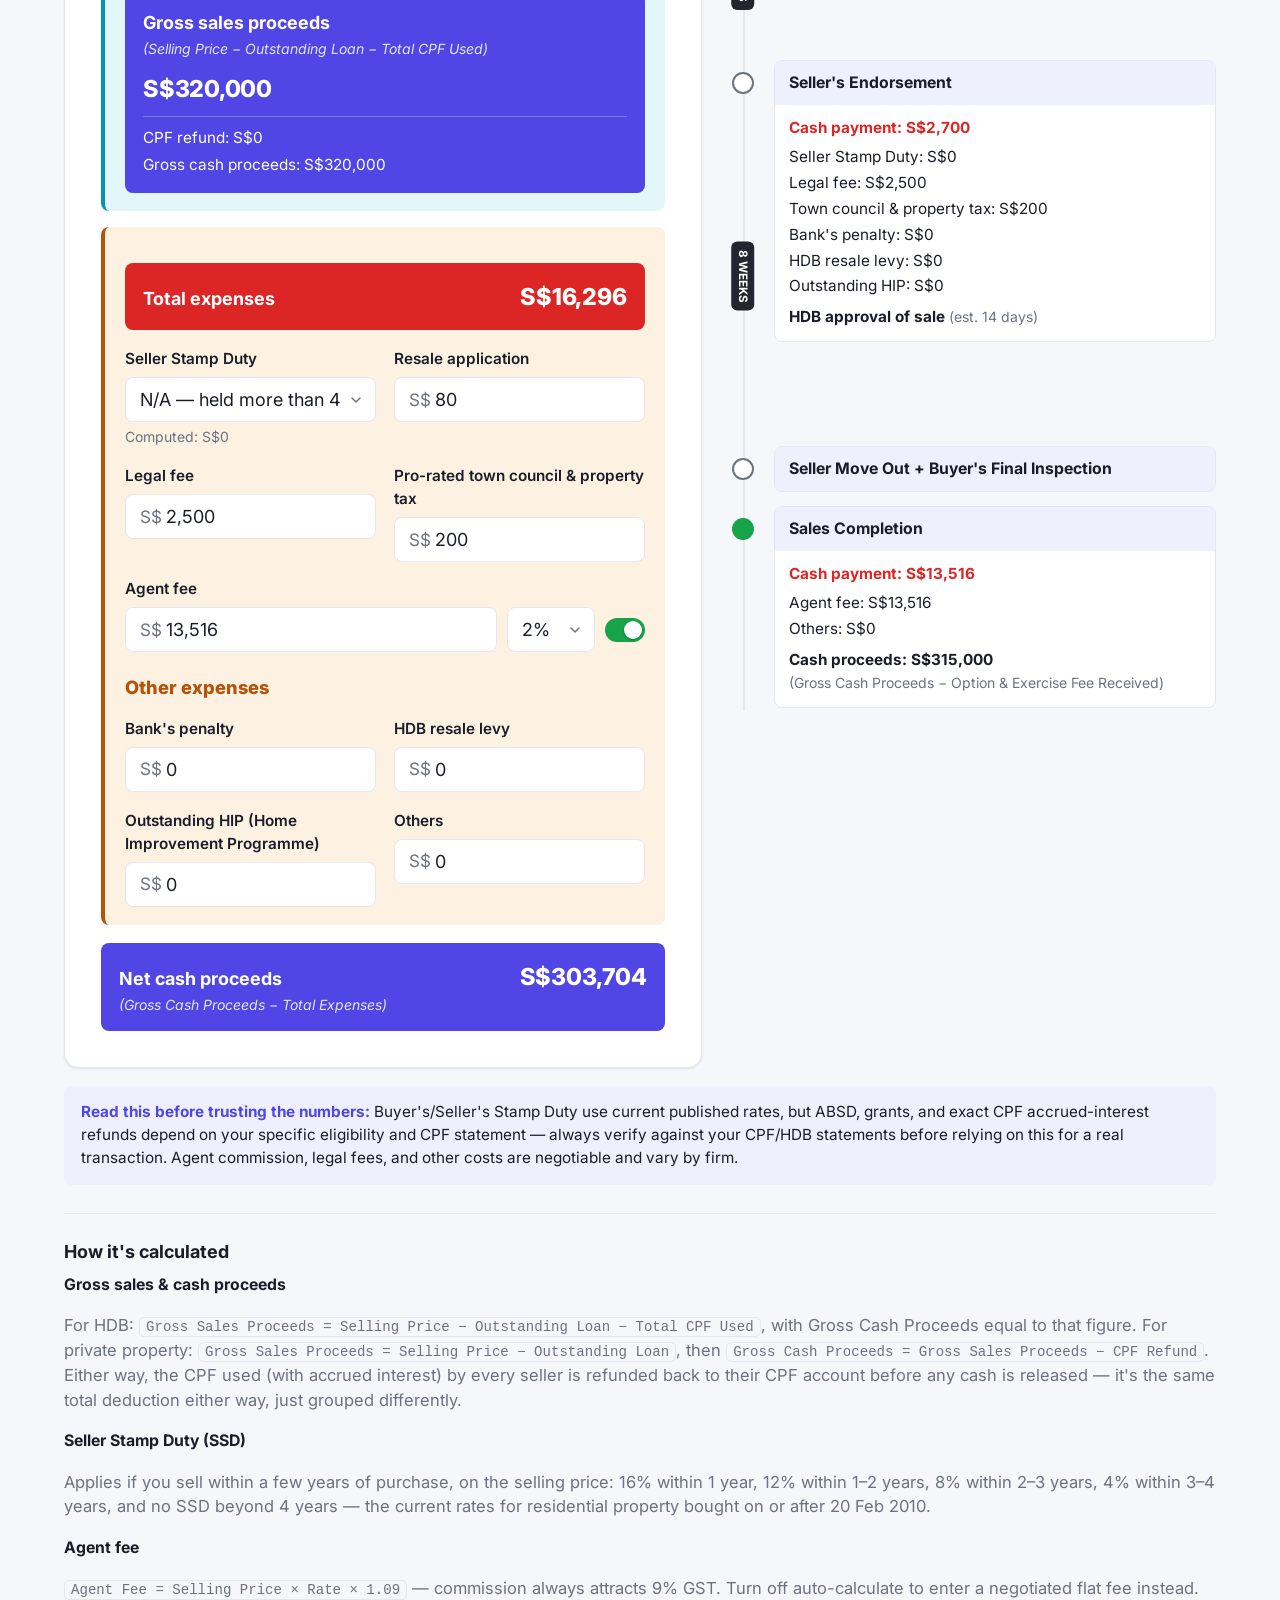
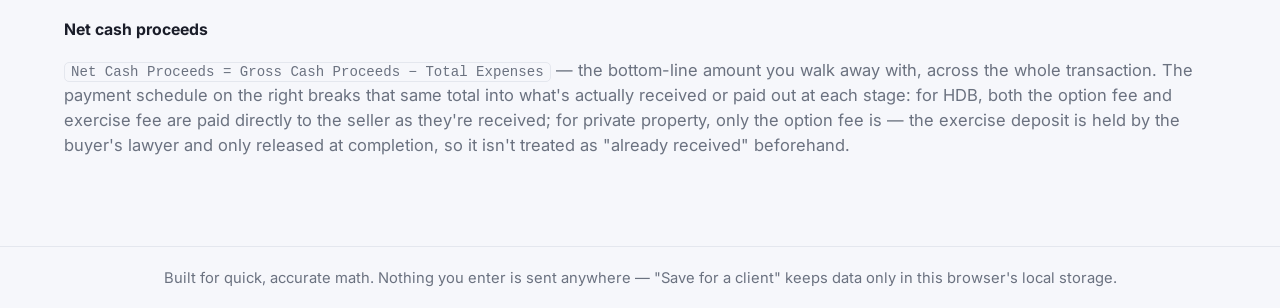
<file: calculators/property-transaction.html>
<!doctype html>
<html lang="en">
<head>
  <meta charset="UTF-8" />
  <meta name="viewport" content="width=device-width, initial-scale=1.0" />
  <title>Sale Proceeds &amp; Purchase Calculator (Singapore) — Calculators</title>
  <meta name="description" content="Calculate the net cash proceeds from selling an HDB flat or private property in Singapore — CPF refund, stamp duty, agent fees, and a stage-by-stage payment schedule." />
  <link rel="icon" href="data:image/svg+xml,<svg xmlns=%22http://www.w3.org/2000/svg%22 viewBox=%220 0 100 100%22><text y=%22.9em%22 font-size=%2290%22>🧮</text></svg>" />
  <link rel="preconnect" href="https://fonts.googleapis.com" />
  <link rel="preconnect" href="https://fonts.gstatic.com" crossorigin />
  <link href="https://fonts.googleapis.com/css2?family=Inter:wght@400;500;600;700;800&display=swap" rel="stylesheet" />
  <link rel="stylesheet" href="../css/styles.css" />
</head>
<body>
  <header class="site-header no-print">
    <div class="inner">
      <a class="brand" href="../index.html">
        <span class="brand-mark">C</span>
        Calculators
      </a>
      <button id="theme-toggle" class="theme-toggle" aria-label="Toggle dark mode">🌙</button>
    </div>
  </header>

  <main>
    <div class="breadcrumb no-print"><a href="../index.html">← All calculators</a></div>

    <div class="calc-page">
      <div class="page-head-row no-print">
        <h1>Sale Proceeds &amp; Purchase Calculator</h1>
        <button type="button" class="toolbar-btn inline ghost" id="clear-btn">Clear all fields</button>
      </div>
      <p class="subtitle no-print">Model a Singapore property sale — CPF refund, stamp duty, agent fees, and a stage-by-stage payment schedule — for either an HDB flat or private residential property.</p>

      <div class="panel client-toolbar no-print" style="margin-bottom: 22px;">
        <div class="panel-section-header">
          <h2>Save for a client</h2>
        </div>
        <div class="field-grid cols-3">
          <div class="field">
            <label for="pt-clientName">Client name</label>
            <input type="text" id="pt-clientName" placeholder="e.g. John &amp; Mary Tan" />
          </div>
          <div class="field">
            <label>&nbsp;</label>
            <button type="button" class="toolbar-btn primary" id="pt-saveClient">Save client</button>
          </div>
          <div class="field">
            <label>&nbsp;</label>
            <button type="button" class="toolbar-btn" id="pt-exportPdf">Export PDF</button>
          </div>
        </div>
        <div class="field-grid" style="margin-top: 14px;">
          <div class="field full">
            <label for="pt-clientSelect">Saved clients <span style="font-weight: 400; color: var(--text-muted);">(saved in this browser only)</span></label>
            <div style="display: flex; gap: 10px; flex-wrap: wrap;">
              <select id="pt-clientSelect" style="flex: 1; min-width: 220px;">
                <option value="">— Select a saved client —</option>
              </select>
              <button type="button" class="toolbar-btn" id="pt-loadClient">Load</button>
              <button type="button" class="toolbar-btn danger" id="pt-deleteClient">Delete</button>
            </div>
          </div>
        </div>
        <div class="hint" id="pt-clientStatus" style="margin-top: 10px;"></div>
      </div>

      <div class="page-tabs no-print" role="tablist">
        <button type="button" class="page-tab active" id="pt-tab-sale" role="tab" aria-selected="true">Sale Proceeds</button>
        <button type="button" class="page-tab" id="pt-tab-purchase" role="tab" aria-selected="false">Resale Purchase</button>
      </div>

      <div id="pt-panel-sale" class="no-print">
        <div class="field full" style="margin-bottom: 22px;">
          <div class="segmented" id="sp-propertyType" role="group" aria-label="Property type">
            <button type="button" data-value="hdb" class="active">HDB</button>
            <button type="button" data-value="private">Private Residential</button>
          </div>
        </div>

        <!-- ==================== HDB SALE PROCEEDS ==================== -->
        <div id="sp-hdb">
          <div class="pt-grid">
            <div class="panel">
              <form id="sph-form" autocomplete="off">
                <div class="panel-section">
                  <div class="panel-section-header">
                    <h2>Calculation summary</h2>
                  </div>
                  <div class="field-grid">
                    <div class="field">
                      <label for="sph-sellingPrice">Selling price</label>
                      <div class="input-wrap has-prefix">
                        <span class="prefix">S$</span>
                        <input type="text" id="sph-sellingPrice" inputmode="decimal" value="620000" min="0" step="any" />
                      </div>
                    </div>
                    <div class="field">
                      <label for="sph-propertyAddress">Property address <span style="font-weight: 400; color: var(--text-muted);">(optional)</span></label>
                      <input type="text" id="sph-propertyAddress" placeholder="e.g. Blk 123 Example Ave" />
                    </div>
                  </div>
                </div>

                <div class="panel-section">
                  <div class="panel-section-header">
                    <h2>Loan &amp; CPF</h2>
                  </div>
                  <div class="field full" style="margin-bottom: 16px;">
                    <label>Loan type</label>
                    <div class="segmented" id="sph-loanType" role="group">
                      <button type="button" data-value="bank" class="active">Bank Loan</button>
                      <button type="button" data-value="hdb">HDB Loan</button>
                      <button type="button" data-value="none">No Loan</button>
                    </div>
                  </div>
                  <div class="field-grid" id="sph-loan-fields">
                    <div class="field">
                      <label for="sph-outstandingLoan">Outstanding loan</label>
                      <div class="input-wrap has-prefix">
                        <span class="prefix">S$</span>
                        <input type="text" id="sph-outstandingLoan" inputmode="decimal" value="300000" min="0" step="any" />
                      </div>
                    </div>
                  </div>

                  <div class="summary-bar tone-accent" style="display: flex; align-items: center; justify-content: space-between; gap: 12px; flex-wrap: wrap;">
                    <span class="label">Total CPF used: <span id="sph-out-totalCpf">S$0</span></span>
                    <button type="button" class="add-seller-btn" id="sph-addSeller" style="color: #fff;">+ Add seller</button>
                  </div>
                  <div class="seller-grid" id="sph-sellers"></div>

                  <div class="summary-bar tone-accent">
                    <div class="summary-bar-row">
                      <div>
                        <div class="label">Gross sales proceeds</div>
                        <div class="formula">(Selling Price − Outstanding Loan − Total CPF Used)</div>
                      </div>
                      <div class="value" id="sph-out-grossSalesProceeds">S$0</div>
                    </div>
                    <ul class="sub-list">
                      <li>CPF refund: <span id="sph-out-cpfRefund">S$0</span></li>
                      <li>Gross cash proceeds: <span id="sph-out-grossCashProceeds">S$0</span></li>
                    </ul>
                  </div>
                </div>

                <div class="panel-section">
                  <div class="summary-bar tone-negative">
                    <div class="summary-bar-row">
                      <span class="label">Total expenses</span>
                      <span class="value" id="sph-out-totalExpenses">S$0</span>
                    </div>
                  </div>

                  <div class="field-grid" style="margin-top: 18px;">
                    <div class="field">
                      <label for="sph-ssdRate">Seller Stamp Duty</label>
                      <select id="sph-ssdRate">
                        <option value="0" selected>N/A — held more than 4 years</option>
                        <option value="16">Sold within 1 year — 16%</option>
                        <option value="12">Sold within 1–2 years — 12%</option>
                        <option value="8">Sold within 2–3 years — 8%</option>
                        <option value="4">Sold within 3–4 years — 4%</option>
                      </select>
                      <div class="hint">Computed: <span id="sph-out-ssd">S$0</span></div>
                    </div>
                    <div class="field">
                      <label for="sph-resaleApplication">Resale application</label>
                      <div class="input-wrap has-prefix">
                        <span class="prefix">S$</span>
                        <input type="text" id="sph-resaleApplication" inputmode="decimal" value="80" min="0" step="any" />
                      </div>
                    </div>
                    <div class="field">
                      <label for="sph-legalFee">Legal fee</label>
                      <div class="input-wrap has-prefix">
                        <span class="prefix">S$</span>
                        <input type="text" id="sph-legalFee" inputmode="decimal" value="2500" min="0" step="any" />
                      </div>
                    </div>
                    <div class="field">
                      <label for="sph-townCouncilTax">Pro-rated town council &amp; property tax</label>
                      <div class="input-wrap has-prefix">
                        <span class="prefix">S$</span>
                        <input type="text" id="sph-townCouncilTax" inputmode="decimal" value="200" min="0" step="any" />
                      </div>
                    </div>
                  </div>

                  <div class="field full" style="margin-top: 16px;">
                    <label for="sph-agentFee">Agent fee</label>
                    <div style="display: flex; gap: 10px; align-items: center; flex-wrap: wrap;">
                      <div class="input-wrap has-prefix" style="flex: 1; min-width: 140px;">
                        <span class="prefix">S$</span>
                        <input type="text" id="sph-agentFee" inputmode="decimal" value="0" min="0" step="any" />
                      </div>
                      <select id="sph-agentRate" style="width: auto; flex: none;">
                        <option value="1">1%</option>
                        <option value="1.5">1.5%</option>
                        <option value="2" selected>2%</option>
                      </select>
                      <label class="switch" title="Auto-calculate from rate">
                        <input type="checkbox" id="sph-agentAuto" checked />
                        <span class="track"></span>
                      </label>
                    </div>
                  </div>

                  <div class="panel-section-header" style="margin-top: 22px;">
                    <h2>Other expenses</h2>
                  </div>
                  <div class="field-grid">
                    <div class="field">
                      <label for="sph-bankPenalty">Bank's penalty</label>
                      <div class="input-wrap has-prefix">
                        <span class="prefix">S$</span>
                        <input type="text" id="sph-bankPenalty" inputmode="decimal" value="0" min="0" step="any" />
                      </div>
                    </div>
                    <div class="field">
                      <label for="sph-resaleLevy">HDB resale levy</label>
                      <div class="input-wrap has-prefix">
                        <span class="prefix">S$</span>
                        <input type="text" id="sph-resaleLevy" inputmode="decimal" value="0" min="0" step="any" />
                      </div>
                    </div>
                    <div class="field">
                      <label for="sph-outstandingHIP">Outstanding HIP (Home Improvement Programme)</label>
                      <div class="input-wrap has-prefix">
                        <span class="prefix">S$</span>
                        <input type="text" id="sph-outstandingHIP" inputmode="decimal" value="0" min="0" step="any" />
                      </div>
                    </div>
                    <div class="field">
                      <label for="sph-others">Others</label>
                      <div class="input-wrap has-prefix">
                        <span class="prefix">S$</span>
                        <input type="text" id="sph-others" inputmode="decimal" value="0" min="0" step="any" />
                      </div>
                    </div>
                  </div>
                </div>

                <div class="summary-bar tone-accent">
                  <div class="summary-bar-row">
                    <div>
                      <div class="label">Net cash proceeds</div>
                      <div class="formula">(Gross Cash Proceeds − Total Expenses)</div>
                    </div>
                    <div class="value" id="sph-out-netCashProceeds">S$0</div>
                  </div>
                </div>
              </form>
            </div>

            <div>
              <div style="display: flex; align-items: center; justify-content: space-between; margin-bottom: 16px;">
                <h2 class="pt-side-title" style="margin: 0;">Payment schedule</h2>
              </div>
              <div class="timeline">
                <div class="timeline-item">
                  <div class="timeline-rail"><div class="timeline-dot"></div></div>
                  <div class="timeline-card">
                    <div class="timeline-card-title">Submit — Intent to Sell</div>
                  </div>
                </div>
                <div class="timeline-item">
                  <div class="timeline-rail"><div class="timeline-gap">1 WEEK</div></div>
                  <div></div>
                </div>

                <div class="timeline-item">
                  <div class="timeline-rail"><div class="timeline-dot"></div></div>
                  <div class="timeline-card">
                    <div class="timeline-card-title">Option to Purchase — Issued</div>
                    <div class="timeline-card-body">
                      <div class="field">
                        <label for="sph-optionFee">Receive option fee</label>
                        <div class="input-wrap has-prefix">
                          <span class="prefix">S$</span>
                          <input type="text" id="sph-optionFee" inputmode="decimal" value="1000" min="0" step="any" />
                        </div>
                      </div>
                    </div>
                  </div>
                </div>
                <div class="timeline-item">
                  <div class="timeline-rail"><div class="timeline-gap">21 DAYS</div></div>
                  <div></div>
                </div>

                <div class="timeline-item">
                  <div class="timeline-rail"><div class="timeline-dot"></div></div>
                  <div class="timeline-card">
                    <div class="timeline-card-title">Option to Purchase — Exercised</div>
                    <div class="timeline-card-body">
                      <div class="field">
                        <label for="sph-exerciseFee">Receive exercise fee</label>
                        <div class="input-wrap has-prefix">
                          <span class="prefix">S$</span>
                          <input type="text" id="sph-exerciseFee" inputmode="decimal" value="4000" min="0" step="any" />
                        </div>
                      </div>
                    </div>
                  </div>
                </div>
                <div class="timeline-item">
                  <div class="timeline-rail"><div class="timeline-gap">7 DAYS</div></div>
                  <div></div>
                </div>

                <div class="timeline-item">
                  <div class="timeline-rail"><div class="timeline-dot"></div></div>
                  <div class="timeline-card">
                    <div class="timeline-card-title">Submit — Resale Application</div>
                    <div class="timeline-card-body">
                      <ul>
                        <li>Resale application: <span id="sph-tl-resaleApplication">S$80</span></li>
                      </ul>
                      <div class="tl-note">HDB approval of application <span class="tl-note-sub">(within 28 days)</span></div>
                    </div>
                  </div>
                </div>
                <div class="timeline-item">
                  <div class="timeline-rail"><div class="timeline-gap">2–4 WEEKS</div></div>
                  <div></div>
                </div>

                <div class="timeline-item">
                  <div class="timeline-rail"><div class="timeline-dot"></div></div>
                  <div class="timeline-card">
                    <div class="timeline-card-title">Seller's Endorsement</div>
                    <div class="timeline-card-body">
                      <div class="tl-cash-payment">Cash payment: <span id="sph-tl-endorsementCash">S$0</span></div>
                      <ul>
                        <li>Seller Stamp Duty: <span id="sph-tl-ssd">S$0</span></li>
                        <li>Legal fee: <span id="sph-tl-legalFee">S$0</span></li>
                        <li>Town council &amp; property tax: <span id="sph-tl-townCouncilTax">S$0</span></li>
                        <li>Bank's penalty: <span id="sph-tl-bankPenalty">S$0</span></li>
                        <li>HDB resale levy: <span id="sph-tl-resaleLevy">S$0</span></li>
                        <li>Outstanding HIP: <span id="sph-tl-outstandingHIP">S$0</span></li>
                      </ul>
                      <div class="tl-note">HDB approval of sale <span class="tl-note-sub">(est. 14 days)</span></div>
                    </div>
                  </div>
                </div>
                <div class="timeline-item">
                  <div class="timeline-rail"><div class="timeline-gap">8 WEEKS</div></div>
                  <div></div>
                </div>

                <div class="timeline-item">
                  <div class="timeline-rail"><div class="timeline-dot"></div></div>
                  <div class="timeline-card">
                    <div class="timeline-card-title">Seller Move Out + Buyer's Final Inspection</div>
                  </div>
                </div>

                <div class="timeline-item done">
                  <div class="timeline-rail"><div class="timeline-dot"></div></div>
                  <div class="timeline-card">
                    <div class="timeline-card-title">Sales Completion</div>
                    <div class="timeline-card-body">
                      <div class="tl-cash-payment">Cash payment: <span id="sph-tl-completionCash">S$0</span></div>
                      <ul>
                        <li>Agent fee: <span id="sph-tl-agentFee">S$0</span></li>
                        <li>Others: <span id="sph-tl-others">S$0</span></li>
                      </ul>
                      <div class="tl-note">Cash proceeds: <span id="sph-tl-completionProceeds">S$0</span><br /><span class="tl-note-sub">(Gross Cash Proceeds − Option &amp; Exercise Fee Received)</span></div>
                    </div>
                  </div>
                </div>
              </div>
            </div>
          </div>
        </div>

        <!-- ==================== PRIVATE SALE PROCEEDS ==================== -->
        <div id="sp-private" hidden>
          <div class="pt-grid">
            <div class="panel">
              <form id="spp-form" autocomplete="off">
                <div class="panel-section">
                  <div class="panel-section-header">
                    <h2>Calculation summary</h2>
                  </div>
                  <div class="field-grid">
                    <div class="field">
                      <label for="spp-sellingPrice">Selling price</label>
                      <div class="input-wrap has-prefix">
                        <span class="prefix">S$</span>
                        <input type="text" id="spp-sellingPrice" inputmode="decimal" value="1000000" min="0" step="any" />
                      </div>
                    </div>
                    <div class="field">
                      <label for="spp-propertyAddress">Property address <span style="font-weight: 400; color: var(--text-muted);">(optional)</span></label>
                      <input type="text" id="spp-propertyAddress" placeholder="e.g. 12 Example Road, #10-01" />
                    </div>
                  </div>
                </div>

                <div class="panel-section">
                  <div class="panel-section-header">
                    <h2>Loan &amp; CPF</h2>
                  </div>
                  <div class="field full" style="margin-bottom: 16px;">
                    <label>Loan type</label>
                    <div class="segmented" id="spp-loanType" role="group">
                      <button type="button" data-value="loan" class="active">Outstanding Loan</button>
                      <button type="button" data-value="none">No Loan</button>
                    </div>
                  </div>
                  <div class="field-grid" id="spp-loan-fields">
                    <div class="field">
                      <label for="spp-outstandingLoan">Outstanding loan</label>
                      <div class="input-wrap has-prefix">
                        <span class="prefix">S$</span>
                        <input type="text" id="spp-outstandingLoan" inputmode="decimal" value="500000" min="0" step="any" />
                      </div>
                    </div>
                  </div>

                  <div class="summary-bar tone-accent" style="display: flex; align-items: center; justify-content: space-between; gap: 12px; flex-wrap: wrap;">
                    <span class="label">Total CPF used: <span id="spp-out-totalCpf">S$0</span></span>
                    <button type="button" class="add-seller-btn" id="spp-addSeller" style="color: #fff;">+ Add seller</button>
                  </div>
                  <div class="seller-grid" id="spp-sellers"></div>

                  <div class="summary-bar tone-accent">
                    <div class="summary-bar-row">
                      <div>
                        <div class="label">Gross sales proceeds</div>
                        <div class="formula">(Selling Price − Outstanding Loan)</div>
                      </div>
                      <div class="value" id="spp-out-grossSalesProceeds">S$0</div>
                    </div>
                    <ul class="sub-list">
                      <li>CPF refund: <span id="spp-out-cpfRefund">S$0</span></li>
                      <li>Gross cash proceeds: <span id="spp-out-grossCashProceeds">S$0</span></li>
                    </ul>
                  </div>
                </div>

                <div class="panel-section">
                  <div class="summary-bar tone-negative">
                    <div class="summary-bar-row">
                      <span class="label">Total expenses</span>
                      <span class="value" id="spp-out-totalExpenses">S$0</span>
                    </div>
                  </div>

                  <div class="field-grid" style="margin-top: 18px;">
                    <div class="field">
                      <label for="spp-ssdRate">Seller Stamp Duty</label>
                      <select id="spp-ssdRate">
                        <option value="0" selected>N/A — held more than 4 years</option>
                        <option value="16">Sold within 1 year — 16%</option>
                        <option value="12">Sold within 1–2 years — 12%</option>
                        <option value="8">Sold within 2–3 years — 8%</option>
                        <option value="4">Sold within 3–4 years — 4%</option>
                      </select>
                      <div class="hint">Computed: <span id="spp-out-ssd">S$0</span></div>
                    </div>
                    <div class="field">
                      <label for="spp-bankPenalty">Bank's penalty</label>
                      <div class="input-wrap has-prefix">
                        <span class="prefix">S$</span>
                        <input type="text" id="spp-bankPenalty" inputmode="decimal" value="0" min="0" step="any" />
                      </div>
                    </div>
                    <div class="field">
                      <label for="spp-legalFee">Legal fee</label>
                      <div class="input-wrap has-prefix">
                        <span class="prefix">S$</span>
                        <input type="text" id="spp-legalFee" inputmode="decimal" value="3000" min="0" step="any" />
                      </div>
                    </div>
                    <div class="field">
                      <label for="spp-others">Others</label>
                      <div class="input-wrap has-prefix">
                        <span class="prefix">S$</span>
                        <input type="text" id="spp-others" inputmode="decimal" value="0" min="0" step="any" />
                      </div>
                    </div>
                  </div>

                  <div class="field full" style="margin-top: 16px;">
                    <label for="spp-agentFee">Agent fee</label>
                    <div style="display: flex; gap: 10px; align-items: center; flex-wrap: wrap;">
                      <div class="input-wrap has-prefix" style="flex: 1; min-width: 140px;">
                        <span class="prefix">S$</span>
                        <input type="text" id="spp-agentFee" inputmode="decimal" value="0" min="0" step="any" />
                      </div>
                      <select id="spp-agentRate" style="width: auto; flex: none;">
                        <option value="1">1%</option>
                        <option value="1.5">1.5%</option>
                        <option value="2" selected>2%</option>
                      </select>
                      <label class="switch" title="Auto-calculate from rate">
                        <input type="checkbox" id="spp-agentAuto" checked />
                        <span class="track"></span>
                      </label>
                    </div>
                  </div>
                </div>

                <div class="summary-bar tone-accent">
                  <div class="summary-bar-row">
                    <div>
                      <div class="label">Net cash proceeds</div>
                      <div class="formula">(Gross Cash Proceeds − Total Expenses)</div>
                    </div>
                    <div class="value" id="spp-out-netCashProceeds">S$0</div>
                  </div>
                </div>
              </form>
            </div>

            <div>
              <div style="display: flex; align-items: center; justify-content: space-between; margin-bottom: 16px;">
                <h2 class="pt-side-title" style="margin: 0;">Payment schedule</h2>
              </div>
              <div class="timeline">
                <div class="timeline-item">
                  <div class="timeline-rail"><div class="timeline-dot"></div></div>
                  <div class="timeline-card">
                    <div class="timeline-card-title">Option to Purchase</div>
                    <div class="timeline-card-body">
                      <div class="tl-fields">
                        <div class="field">
                          <label for="spp-optionFeePct">Option fee</label>
                          <div class="input-wrap has-suffix">
                            <input type="text" id="spp-optionFeePct" inputmode="decimal" value="1" min="0" step="any" />
                            <span class="suffix">%</span>
                          </div>
                        </div>
                        <div class="field">
                          <label>Amount received</label>
                          <div class="display-value" id="spp-out-optionAmount">S$0</div>
                        </div>
                      </div>
                    </div>
                  </div>
                </div>
                <div class="timeline-item">
                  <div class="timeline-rail"><div class="timeline-gap">2 WEEKS</div></div>
                  <div></div>
                </div>

                <div class="timeline-item">
                  <div class="timeline-rail"><div class="timeline-dot"></div></div>
                  <div class="timeline-card">
                    <div class="timeline-card-title">Option to Purchase — Exercise</div>
                    <div class="timeline-card-body">
                      <div class="tl-fields">
                        <div class="field">
                          <label>Amount received</label>
                          <div class="display-value" id="spp-out-exerciseAmount">S$0</div>
                        </div>
                        <div class="field">
                          <label for="spp-exerciseFeePct">Exercise fee</label>
                          <div class="input-wrap has-suffix">
                            <input type="text" id="spp-exerciseFeePct" inputmode="decimal" value="4" min="0" step="any" />
                            <span class="suffix">%</span>
                          </div>
                        </div>
                      </div>
                      <div style="border-top: 1px solid var(--border); margin: 10px 0; padding-top: 10px;">
                        <div style="font-weight: 700; margin-bottom: 6px;">Total expenses: <span style="color: var(--negative);" id="spp-tl-totalExpenses">S$0</span></div>
                        <ul>
                          <li>Seller Stamp Duty: <span id="spp-tl-ssd">S$0</span></li>
                          <li>Bank's penalty: <span id="spp-tl-bankPenalty">S$0</span></li>
                          <li>Legal fee: <span id="spp-tl-legalFee">S$0</span></li>
                          <li>Agent fee: <span id="spp-tl-agentFee">S$0</span></li>
                          <li>Others: <span id="spp-tl-others">S$0</span></li>
                        </ul>
                      </div>
                    </div>
                  </div>
                </div>
                <div class="timeline-item">
                  <div class="timeline-rail"><div class="timeline-gap">12 WEEKS</div></div>
                  <div></div>
                </div>

                <div class="timeline-item done">
                  <div class="timeline-rail"><div class="timeline-dot"></div></div>
                  <div class="timeline-card">
                    <div class="timeline-card-title">Sales Completion</div>
                    <div class="timeline-card-body">
                      <ul>
                        <li>CPF refund: <span id="spp-tl-cpfRefund">S$0</span></li>
                      </ul>
                      <div class="tl-note">Balance cash proceeds receivable: <span id="spp-tl-balanceReceivable">S$0</span></div>
                      <ul style="margin-top: 6px; padding-left: 14px;">
                        <li>Gross cash proceeds: <span id="spp-tl-grossCashProceeds">S$0</span></li>
                        <li>Less total expenses: <span id="spp-tl-lessExpenses">S$0</span></li>
                        <li>Less option fee received: <span id="spp-tl-lessOption">S$0</span></li>
                      </ul>
                    </div>
                  </div>
                </div>
              </div>
            </div>
          </div>
        </div>
      </div>

      <div id="pt-panel-purchase" class="no-print" hidden>
        <div class="field full" style="margin-bottom: 22px;">
          <div class="segmented" id="rp-propertyType" role="group" aria-label="Property type">
            <button type="button" data-value="hdb" class="active">HDB</button>
            <button type="button" data-value="private">Private Residential</button>
          </div>
        </div>

        <!-- ==================== HDB RESALE PURCHASE ==================== -->
        <div id="rp-hdb">
          <div class="pt-grid">
            <div class="panel">
              <form id="rph-form" autocomplete="off">
                <div class="panel-section">
                  <div class="panel-section-header">
                    <h2>Calculation summary</h2>
                  </div>
                  <div class="field-grid">
                    <div class="field">
                      <label for="rph-purchasePrice">Purchase price</label>
                      <div class="input-wrap has-prefix">
                        <span class="prefix">S$</span>
                        <input type="text" id="rph-purchasePrice" inputmode="decimal" value="620000" min="0" step="any" />
                      </div>
                    </div>
                    <div class="field">
                      <label for="rph-valuation">Valuation</label>
                      <div class="input-wrap has-prefix">
                        <span class="prefix">S$</span>
                        <input type="text" id="rph-valuation" inputmode="decimal" value="600000" min="0" step="any" />
                      </div>
                      <div class="hint">Cash Above Valuation applies if purchase price exceeds this — it can't be paid via loan or CPF</div>
                    </div>
                    <div class="field">
                      <label for="rph-propertyAddress">Property address <span style="font-weight: 400; color: var(--text-muted);">(optional)</span></label>
                      <input type="text" id="rph-propertyAddress" placeholder="e.g. Blk 123 Example Ave" />
                    </div>
                    <div class="field">
                      <label for="rph-buyerName1">Buyer #1 name <span style="font-weight: 400; color: var(--text-muted);">(optional)</span></label>
                      <input type="text" id="rph-buyerName1" data-format="name" placeholder="e.g. John Tan" />
                    </div>
                    <div class="field">
                      <label for="rph-buyerName2">Buyer #2 name <span style="font-weight: 400; color: var(--text-muted);">(optional)</span></label>
                      <input type="text" id="rph-buyerName2" data-format="name" placeholder="e.g. Mary Tan" />
                    </div>
                  </div>
                  <div class="hint" style="margin-top: 10px;">Matches sellers on the Sale Proceeds tab by name — their CPF used + accrued interest carries over automatically</div>
                </div>

                <div class="panel-section">
                  <div class="panel-section-header">
                    <h2>Loan type</h2>
                  </div>
                  <div class="segmented" id="rph-loanType" role="group">
                    <button type="button" data-value="bank" class="active">Bank Loan</button>
                    <button type="button" data-value="hdb">HDB Loan</button>
                    <button type="button" data-value="none">No Loan</button>
                  </div>
                </div>

                <div class="panel-section">
                  <div class="panel-section-header">
                    <h2>CPF &amp; grants</h2>
                  </div>
                  <div class="field-grid cols-3">
                    <div class="field">
                      <label for="rph-cpfAvailable">Total CPF (OA) available</label>
                      <div class="input-wrap has-prefix">
                        <span class="prefix">S$</span>
                        <input type="text" id="rph-cpfAvailable" inputmode="decimal" value="0" min="0" step="any" />
                      </div>
                    </div>
                    <div class="field">
                      <label for="rph-housingGrant">Housing grant</label>
                      <div class="input-wrap has-prefix">
                        <span class="prefix">S$</span>
                        <input type="text" id="rph-housingGrant" inputmode="decimal" value="0" min="0" step="any" />
                      </div>
                    </div>
                    <div class="field">
                      <label for="rph-proximityGrant">Proximity grant</label>
                      <div class="input-wrap has-prefix">
                        <span class="prefix">S$</span>
                        <input type="text" id="rph-proximityGrant" inputmode="decimal" value="0" min="0" step="any" />
                      </div>
                    </div>
                  </div>
                  <div class="hint" id="rph-cpfFromSaleNote" style="margin-top: 10px;" hidden></div>

                  <div class="summary-bar tone-accent">
                    <div class="summary-bar-row">
                      <div>
                        <div class="label">Total CPF &amp; grants</div>
                        <div class="formula">(Total CPF + Housing Grant + Proximity Grant + matched CPF from sale)</div>
                      </div>
                      <div class="value" id="rph-out-totalCpfGrants">S$0</div>
                    </div>
                  </div>

                  <div class="summary-bar tone-negative">
                    <div class="summary-bar-row">
                      <span class="label">(–) CPF deductibles</span>
                      <span class="value" id="rph-out-cpfDeductibles">S$0</span>
                    </div>
                  </div>
                  <div class="field-grid" style="margin-top: 16px;">
                    <div class="field">
                      <label for="rph-bsdMethod">Buyer Stamp Duty <span id="rph-out-bsdInline" style="font-weight: 400; color: var(--text-muted);">— S$0</span></label>
                      <div class="segmented" id="rph-bsdMethod" role="group">
                        <button type="button" data-value="cash" class="active">Cash</button>
                        <button type="button" data-value="cpf">CPF</button>
                      </div>
                    </div>
                    <div class="field">
                      <label for="rph-legalFee">Legal fee</label>
                      <div class="input-wrap has-prefix">
                        <span class="prefix">S$</span>
                        <input type="text" id="rph-legalFee" inputmode="decimal" value="0" min="0" step="any" />
                      </div>
                      <div class="segmented" id="rph-legalFeeMethod" role="group" style="margin-top: 8px;">
                        <button type="button" data-value="cash" class="active">Cash</button>
                        <button type="button" data-value="cpf">CPF</button>
                      </div>
                    </div>
                    <div class="field">
                      <label for="rph-hpsPremium">HPS premium</label>
                      <div class="input-wrap has-prefix">
                        <span class="prefix">S$</span>
                        <input type="text" id="rph-hpsPremium" inputmode="decimal" value="0" min="0" step="any" />
                      </div>
                      <div class="segmented" id="rph-hpsPremiumMethod" role="group" style="margin-top: 8px;">
                        <button type="button" data-value="cash" class="active">Cash</button>
                        <button type="button" data-value="cpf">CPF</button>
                      </div>
                    </div>
                  </div>

                  <div class="panel-section-header" style="margin-top: 20px;">
                    <h2>Additional Buyer's Stamp Duty (ABSD)</h2>
                  </div>
                  <div class="field-grid">
                    <div class="field">
                      <label>Residency status</label>
                      <div class="segmented" id="rph-residency" role="group">
                        <button type="button" data-value="citizen" class="active">SG Citizen</button>
                        <button type="button" data-value="pr">SG PR</button>
                      </div>
                    </div>
                    <div class="field">
                      <label>Property count (including this one)</label>
                      <div class="segmented" id="rph-propertyCount" role="group">
                        <button type="button" data-value="1" class="active">1st</button>
                        <button type="button" data-value="2">2nd</button>
                        <button type="button" data-value="3">3rd</button>
                        <button type="button" data-value="4">4th+</button>
                      </div>
                    </div>
                    <div class="field">
                      <label>ABSD <span id="rph-out-absdRate" style="font-weight: 400; color: var(--text-muted);">(0%)</span></label>
                      <div class="display-value" id="rph-out-absd">S$0</div>
                      <div class="segmented" id="rph-absdMethod" role="group" style="margin-top: 8px;">
                        <button type="button" data-value="cash" class="active">Cash</button>
                        <button type="button" data-value="cpf">CPF</button>
                      </div>
                    </div>
                  </div>

                  <div class="summary-bar tone-accent">
                    <div class="summary-bar-row">
                      <span class="label">Balance CPF &amp; grants</span>
                      <span class="value" id="rph-out-balanceCpfGrants">S$0</span>
                    </div>
                    <div class="formula" style="margin-top: 4px;">(Total CPF &amp; Grants − CPF Deductibles)</div>
                  </div>
                </div>

                <div class="panel-section">
                  <div class="panel-section-header">
                    <h2>Loan &amp; downpayment</h2>
                  </div>
                  <div class="hint" style="margin-bottom: 12px;">Based on whichever is lower: <strong id="rph-out-whicheverLower">S$0</strong></div>
                  <div class="field-grid cols-3">
                    <div class="field">
                      <label for="rph-ltv">Loan-to-value</label>
                      <div class="input-wrap has-suffix">
                        <input type="text" id="rph-ltv" inputmode="decimal" value="75" min="0" max="100" step="any" />
                        <span class="suffix">%</span>
                      </div>
                    </div>
                    <div class="field">
                      <label for="rph-buyerAge">Buyer's age (IWAA)</label>
                      <div class="input-wrap">
                        <input type="text" id="rph-buyerAge" inputmode="decimal" value="35" min="18" step="any" />
                      </div>
                    </div>
                    <div class="field">
                      <label>Loan tenure <span style="font-weight: 400; color: var(--text-muted);">(auto)</span></label>
                      <div class="display-value" id="rph-out-loanTenure">— years</div>
                      <div class="segmented" id="rph-tenureBasis" role="group" style="margin-top: 8px;">
                        <button type="button" data-value="standard" class="active">Up to 65</button>
                        <button type="button" data-value="extended">Up to 75</button>
                      </div>
                    </div>
                    <div class="field">
                      <label for="rph-interestRate">Interest rate</label>
                      <div class="input-wrap has-suffix">
                        <input type="text" id="rph-interestRate" inputmode="decimal" value="2.6" min="0" step="any" />
                        <span class="suffix">%/yr</span>
                      </div>
                    </div>
                    <div class="field">
                      <label>Loan amount</label>
                      <div class="display-value" id="rph-out-loanAmount">S$0</div>
                    </div>
                    <div class="field">
                      <label>Monthly instalment</label>
                      <div class="display-value" id="rph-out-monthlyInstalment">S$0</div>
                    </div>
                  </div>

                  <div class="summary-bar tone-accent">
                    <div class="summary-bar-row">
                      <span class="label">Downpayment</span>
                      <span class="value" id="rph-out-downPayment">S$0</span>
                    </div>
                  </div>

                  <div class="field-grid cols-3" style="margin-top: 16px;">
                    <div class="field">
                      <label><span id="rph-fivePctLabel">5% cash</span> <span style="font-weight: 400; color: var(--text-muted);">(incl. option + exercise fee)</span></label>
                      <div class="display-value" id="rph-out-fivePctCash">S$0</div>
                    </div>
                    <div class="field">
                      <label for="rph-cpfGrantsUsed">CPF &amp; grants used</label>
                      <div class="input-wrap has-prefix">
                        <span class="prefix">S$</span>
                        <input type="text" id="rph-cpfGrantsUsed" inputmode="decimal" value="0" min="0" step="any" />
                      </div>
                    </div>
                    <div class="field">
                      <label>Cash top-up</label>
                      <div class="display-value" id="rph-out-cashTopUp">S$0</div>
                    </div>
                  </div>
                </div>

                <div class="panel-section">
                  <div class="summary-bar tone-negative">
                    <div class="summary-bar-row">
                      <span class="label">Total expenses</span>
                      <span class="value" id="rph-out-totalExpenses">S$0</span>
                    </div>
                  </div>
                  <div class="field-grid" style="margin-top: 16px;">
                    <div class="field">
                      <label for="rph-valuationFee">Valuation fee</label>
                      <div class="input-wrap has-prefix">
                        <span class="prefix">S$</span>
                        <input type="text" id="rph-valuationFee" inputmode="decimal" value="120" min="0" step="any" />
                      </div>
                    </div>
                    <div class="field">
                      <label for="rph-resaleApplication">Resale application</label>
                      <div class="input-wrap has-prefix">
                        <span class="prefix">S$</span>
                        <input type="text" id="rph-resaleApplication" inputmode="decimal" value="80" min="0" step="any" />
                      </div>
                    </div>
                    <div class="field">
                      <label for="rph-others">Others</label>
                      <div class="input-wrap has-prefix">
                        <span class="prefix">S$</span>
                        <input type="text" id="rph-others" inputmode="decimal" value="0" min="0" step="any" />
                      </div>
                    </div>
                  </div>
                  <div class="field full" style="margin-top: 16px;">
                    <label for="rph-agentFee">Agent fee</label>
                    <div style="display: flex; gap: 10px; align-items: center; flex-wrap: wrap;">
                      <div class="input-wrap has-prefix" style="flex: 1; min-width: 140px;">
                        <span class="prefix">S$</span>
                        <input type="text" id="rph-agentFee" inputmode="decimal" value="0" min="0" step="any" />
                      </div>
                      <select id="rph-agentRate" style="width: auto; flex: none;">
                        <option value="1" selected>1%</option>
                        <option value="1.5">1.5%</option>
                        <option value="2">2%</option>
                      </select>
                      <label class="switch" title="Auto-calculate from rate">
                        <input type="checkbox" id="rph-agentAuto" checked />
                        <span class="track"></span>
                      </label>
                    </div>
                    <div class="hint">Buyer's agent commission, if any — many resale purchases have none. Rate includes 9% GST when auto-calculated.</div>
                  </div>
                </div>

                <div class="summary-bar tone-accent">
                  <div class="summary-bar-row">
                    <div>
                      <div class="label">Total purchase outlay</div>
                      <div class="formula">(Downpayment + Total Expenses)</div>
                    </div>
                    <div class="value" id="rph-out-totalOutlay">S$0</div>
                  </div>
                </div>
              </form>
            </div>

            <div>
              <div style="display: flex; align-items: center; justify-content: space-between; margin-bottom: 16px;">
                <h2 class="pt-side-title" style="margin: 0;">Payment schedule</h2>
              </div>
              <div class="timeline">
                <div class="timeline-item">
                  <div class="timeline-rail"><div class="timeline-dot"></div></div>
                  <div class="timeline-card">
                    <div class="timeline-card-title">Buyer Obtains HDB Flat Eligibility (HFE) Letter</div>
                  </div>
                </div>
                <div class="timeline-item">
                  <div class="timeline-rail"><div class="timeline-gap">21 DAYS</div></div>
                  <div></div>
                </div>

                <div class="timeline-item">
                  <div class="timeline-rail"><div class="timeline-dot"></div></div>
                  <div class="timeline-card">
                    <div class="timeline-card-title">Option to Purchase — Issued</div>
                    <div class="timeline-card-body">
                      <div class="field">
                        <label for="rph-optionFee">Option fee</label>
                        <div class="input-wrap has-prefix">
                          <span class="prefix">S$</span>
                          <input type="text" id="rph-optionFee" inputmode="decimal" value="1000" min="0" step="any" />
                        </div>
                      </div>
                      <div class="tl-note" style="margin-top: 10px;">Submit — request for valuation</div>
                      <div class="tl-note" style="font-weight: 400;">Secure bank loan — Letter of Offer</div>
                    </div>
                  </div>
                </div>
                <div class="timeline-item">
                  <div class="timeline-rail"><div class="timeline-gap">7 DAYS</div></div>
                  <div></div>
                </div>

                <div class="timeline-item">
                  <div class="timeline-rail"><div class="timeline-dot"></div></div>
                  <div class="timeline-card">
                    <div class="timeline-card-title">Option to Purchase — Exercised</div>
                    <div class="timeline-card-body">
                      <div class="field">
                        <label for="rph-exerciseFee">Exercise fee</label>
                        <div class="input-wrap has-prefix">
                          <span class="prefix">S$</span>
                          <input type="text" id="rph-exerciseFee" inputmode="decimal" value="4000" min="0" step="any" />
                        </div>
                      </div>
                    </div>
                  </div>
                </div>
                <div class="timeline-item">
                  <div class="timeline-rail"><div class="timeline-gap">2–4 WEEKS</div></div>
                  <div></div>
                </div>

                <div class="timeline-item">
                  <div class="timeline-rail"><div class="timeline-dot"></div></div>
                  <div class="timeline-card">
                    <div class="timeline-card-title">Submit — Resale Application</div>
                    <div class="timeline-card-body">
                      <ul>
                        <li>Resale application: <span id="rph-tl-resaleApplication">S$80</span></li>
                      </ul>
                      <div class="tl-note">HDB acceptance of application <span class="tl-note-sub">(within 28 days)</span></div>
                    </div>
                  </div>
                </div>
                <div class="timeline-item">
                  <div class="timeline-rail"><div class="timeline-gap">8 WEEKS</div></div>
                  <div></div>
                </div>

                <div class="timeline-item">
                  <div class="timeline-rail"><div class="timeline-dot"></div></div>
                  <div class="timeline-card">
                    <div class="timeline-card-title">Buyer's Endorsement</div>
                    <div class="timeline-card-body">
                      <div class="tl-fields">
                        <div>
                          <div class="tl-cash-payment">Cash payment: <span id="rph-tl-endorsementCash">S$0</span></div>
                        </div>
                        <div>
                          <div style="color: var(--negative); font-weight: 700;">CPF deductible: <span id="rph-tl-endorsementCpf">S$0</span></div>
                        </div>
                      </div>
                      <ul>
                        <li>Buyer Stamp Duty: <span id="rph-tl-bsd">S$0</span></li>
                        <li>ABSD: <span id="rph-tl-absd">S$0</span></li>
                        <li>Legal fee: <span id="rph-tl-legalFee">S$0</span></li>
                        <li>HPS premium: <span id="rph-tl-hpsPremium">S$0</span></li>
                        <li>Agent fee: <span id="rph-tl-agentFee">S$0</span></li>
                        <li>CPF &amp; grants used: <span id="rph-tl-cpfGrantsUsed">S$0</span></li>
                      </ul>
                      <div class="tl-note">HDB approval of sale <span class="tl-note-sub">(est. 14 days)</span></div>
                    </div>
                  </div>
                </div>

                <div class="timeline-item done">
                  <div class="timeline-rail"><div class="timeline-dot"></div></div>
                  <div class="timeline-card">
                    <div class="timeline-card-title">Sales Completion</div>
                    <div class="timeline-card-body">
                      <div class="tl-cash-payment">Cash payment: <span id="rph-tl-completionCash">S$0</span></div>
                      <ul>
                        <li>Balance of <span id="rph-fivePctLabel2">5% cash</span>: <span id="rph-tl-balance5pct">S$0</span> <span class="tl-note-sub">(min. cash − option fee − exercise fee)</span></li>
                        <li>Cash above valuation: <span id="rph-tl-cashAboveValuation">S$0</span></li>
                        <li>Cash top-up: <span id="rph-tl-cashTopUp">S$0</span></li>
                        <li>Others: <span id="rph-tl-others">S$0</span></li>
                      </ul>
                    </div>
                  </div>
                </div>
              </div>
            </div>
          </div>
        </div>

        <!-- ==================== PRIVATE RESALE PURCHASE ==================== -->
        <div id="rp-private" hidden>
          <div class="pt-grid">
            <div class="panel">
              <form id="rpp-form" autocomplete="off">
                <div class="panel-section">
                  <div class="panel-section-header">
                    <h2>Calculation summary</h2>
                  </div>
                  <div class="field-grid">
                    <div class="field">
                      <label for="rpp-purchasePrice">Purchase price</label>
                      <div class="input-wrap has-prefix">
                        <span class="prefix">S$</span>
                        <input type="text" id="rpp-purchasePrice" inputmode="decimal" value="1000000" min="0" step="any" />
                      </div>
                    </div>
                    <div class="field">
                      <label for="rpp-propertyAddress">Property address <span style="font-weight: 400; color: var(--text-muted);">(optional)</span></label>
                      <input type="text" id="rpp-propertyAddress" placeholder="e.g. 12 Example Road, #10-01" />
                    </div>
                    <div class="field">
                      <label for="rpp-buyerName1">Buyer #1 name <span style="font-weight: 400; color: var(--text-muted);">(optional)</span></label>
                      <input type="text" id="rpp-buyerName1" data-format="name" placeholder="e.g. John Tan" />
                    </div>
                    <div class="field">
                      <label for="rpp-buyerName2">Buyer #2 name <span style="font-weight: 400; color: var(--text-muted);">(optional)</span></label>
                      <input type="text" id="rpp-buyerName2" data-format="name" placeholder="e.g. Mary Tan" />
                    </div>
                  </div>
                  <div class="hint" style="margin-top: 10px;">Matches sellers on the Sale Proceeds tab by name — their CPF used + accrued interest carries over automatically</div>
                </div>

                <div class="panel-section">
                  <div class="panel-section-header">
                    <h2>Loan</h2>
                  </div>
                  <div class="field-grid cols-3">
                    <div class="field">
                      <label>Loan type</label>
                      <div class="segmented" id="rpp-loanType" role="group">
                        <button type="button" data-value="bank" class="active">Bank Loan</button>
                        <button type="button" data-value="none">No Loan</button>
                      </div>
                    </div>
                    <div class="field">
                      <label>Loan number</label>
                      <div class="segmented" id="rpp-loanNumber" role="group">
                        <button type="button" data-value="1" class="active">1st</button>
                        <button type="button" data-value="2">2nd</button>
                        <button type="button" data-value="3">3rd</button>
                      </div>
                      <div class="hint">Sets the default LTV and minimum cash %</div>
                    </div>
                  </div>
                  <div class="field-grid cols-3" style="margin-top: 16px;">
                    <div class="field">
                      <label for="rpp-ltv">Loan-to-value</label>
                      <div class="input-wrap has-suffix">
                        <input type="text" id="rpp-ltv" inputmode="decimal" value="75" min="0" max="100" step="any" />
                        <span class="suffix">%</span>
                      </div>
                    </div>
                    <div class="field">
                      <label>Loan amount</label>
                      <div class="display-value" id="rpp-out-loanAmount">S$0</div>
                    </div>
                    <div class="field">
                      <label for="rpp-interestRate">Interest rate</label>
                      <div class="input-wrap has-suffix">
                        <input type="text" id="rpp-interestRate" inputmode="decimal" value="2.6" min="0" step="any" />
                        <span class="suffix">%/yr</span>
                      </div>
                    </div>
                    <div class="field">
                      <label for="rpp-buyerAge">Buyer's age (IWAA)</label>
                      <div class="input-wrap">
                        <input type="text" id="rpp-buyerAge" inputmode="decimal" value="35" min="18" step="any" />
                      </div>
                    </div>
                    <div class="field">
                      <label>Loan tenure <span style="font-weight: 400; color: var(--text-muted);">(auto)</span></label>
                      <div class="display-value" id="rpp-out-loanTenure">— years</div>
                      <div class="segmented" id="rpp-tenureBasis" role="group" style="margin-top: 8px;">
                        <button type="button" data-value="standard" class="active">Up to 65</button>
                        <button type="button" data-value="extended">Up to 75</button>
                      </div>
                    </div>
                    <div class="field">
                      <label>Monthly instalment</label>
                      <div class="display-value" id="rpp-out-monthlyInstalment">S$0</div>
                    </div>
                  </div>
                </div>

                <div class="summary-bar tone-accent">
                  <div class="summary-bar-row">
                    <span class="label">Downpayment</span>
                    <span class="value" id="rpp-out-downPayment">S$0</span>
                  </div>
                </div>
                <div class="field-grid cols-3" style="margin-top: 16px;">
                  <div class="field">
                    <label id="rpp-cashLabel">5% cash</label>
                    <div class="display-value" id="rpp-out-cashMin">S$0</div>
                  </div>
                  <div class="field">
                    <label for="rpp-cpfFromSale">CPF available <span style="font-weight: 400; color: var(--text-muted);">(from sale + own)</span></label>
                    <div class="input-wrap has-prefix">
                      <span class="prefix">S$</span>
                      <input type="text" id="rpp-cpfFromSale" inputmode="decimal" value="0" min="0" step="any" />
                    </div>
                    <div class="hint" id="rpp-cpfFromSaleNote" hidden></div>
                  </div>
                  <div class="field">
                    <label>Remaining cash/CPF</label>
                    <div class="display-value" id="rpp-out-remainingCashCpf">S$0</div>
                  </div>
                </div>

                <div class="panel-section">
                  <div class="summary-bar tone-negative">
                    <div class="summary-bar-row">
                      <span class="label">Total expenses</span>
                      <span class="value" id="rpp-out-totalExpenses">S$0</span>
                    </div>
                  </div>
                  <div class="field-grid" style="margin-top: 16px;">
                    <div class="field">
                      <label>Buyer Stamp Duty</label>
                      <div class="display-value" id="rpp-out-bsd">S$0</div>
                    </div>
                    <div class="field">
                      <label>ABSD <span id="rpp-out-absdRate" style="font-weight: 400; color: var(--text-muted);">(0%)</span></label>
                      <div class="display-value" id="rpp-out-absd">S$0</div>
                    </div>
                    <div class="field">
                      <label for="rpp-legalFee">Legal fee</label>
                      <div class="input-wrap has-prefix">
                        <span class="prefix">S$</span>
                        <input type="text" id="rpp-legalFee" inputmode="decimal" value="0" min="0" step="any" />
                      </div>
                    </div>
                    <div class="field">
                      <label for="rpp-others">Others</label>
                      <div class="input-wrap has-prefix">
                        <span class="prefix">S$</span>
                        <input type="text" id="rpp-others" inputmode="decimal" value="0" min="0" step="any" />
                      </div>
                    </div>
                  </div>
                  <div class="field-grid" style="margin-top: 16px;">
                    <div class="field">
                      <label>Residency status</label>
                      <div class="segmented" id="rpp-residency" role="group">
                        <button type="button" data-value="citizen" class="active">SG Citizen</button>
                        <button type="button" data-value="pr">SG PR</button>
                        <button type="button" data-value="foreigner">Foreigner</button>
                        <button type="button" data-value="company">Company Entity</button>
                      </div>
                    </div>
                    <div class="field">
                      <label>Property count (including this one)</label>
                      <div class="segmented" id="rpp-propertyCount" role="group">
                        <button type="button" data-value="1" class="active">1st</button>
                        <button type="button" data-value="2">2nd</button>
                        <button type="button" data-value="3">3rd</button>
                        <button type="button" data-value="4">4th+</button>
                      </div>
                    </div>
                  </div>
                </div>

                <div class="summary-bar tone-accent">
                  <div class="summary-bar-row">
                    <div>
                      <div class="label">Total outlay</div>
                      <div class="formula">(Downpayment + Total Expenses)</div>
                    </div>
                    <div class="value" id="rpp-out-totalOutlay">S$0</div>
                  </div>
                </div>
              </form>
            </div>

            <div>
              <div style="display: flex; align-items: center; justify-content: space-between; margin-bottom: 16px;">
                <h2 class="pt-side-title" style="margin: 0;">Payment schedule</h2>
              </div>
              <div class="timeline">
                <div class="timeline-item">
                  <div class="timeline-rail"><div class="timeline-dot"></div></div>
                  <div class="timeline-card">
                    <div class="timeline-card-title">Option to Purchase</div>
                    <div class="timeline-card-body">
                      <div class="tl-fields">
                        <div class="field">
                          <label for="rpp-optionFeePct">Option fee</label>
                          <div class="input-wrap has-suffix">
                            <input type="text" id="rpp-optionFeePct" inputmode="decimal" value="1" min="0" step="any" />
                            <span class="suffix">%</span>
                          </div>
                        </div>
                        <div class="field">
                          <label>Amount paid</label>
                          <div class="display-value" id="rpp-out-optionAmount">S$0</div>
                        </div>
                      </div>
                    </div>
                  </div>
                </div>
                <div class="timeline-item">
                  <div class="timeline-rail"><div class="timeline-gap">2 WEEKS</div></div>
                  <div></div>
                </div>

                <div class="timeline-item">
                  <div class="timeline-rail"><div class="timeline-dot"></div></div>
                  <div class="timeline-card">
                    <div class="timeline-card-title">Option to Purchase — Exercise</div>
                    <div class="timeline-card-body">
                      <div class="tl-fields">
                        <div class="field">
                          <label>Amount paid</label>
                          <div class="display-value" id="rpp-out-exerciseAmount">S$0</div>
                        </div>
                        <div class="field">
                          <label for="rpp-exerciseFeePct">Exercise fee</label>
                          <div class="input-wrap has-suffix">
                            <input type="text" id="rpp-exerciseFeePct" inputmode="decimal" value="4" min="0" step="any" />
                            <span class="suffix">%</span>
                          </div>
                        </div>
                      </div>
                      <div style="border-top: 1px solid var(--border); margin: 10px 0; padding-top: 10px;">
                        <div style="font-weight: 700; margin-bottom: 6px;">Total expenses: <span style="color: var(--negative);" id="rpp-tl-totalExpenses">S$0</span></div>
                        <ul>
                          <li>Buyer Stamp Duty: <span id="rpp-tl-bsd">S$0</span></li>
                          <li>ABSD: <span id="rpp-tl-absd">S$0</span></li>
                          <li>Legal fee: <span id="rpp-tl-legalFee">S$0</span></li>
                          <li>Others: <span id="rpp-tl-others">S$0</span></li>
                        </ul>
                      </div>
                    </div>
                  </div>
                </div>
                <div class="timeline-item">
                  <div class="timeline-rail"><div class="timeline-gap">12 WEEKS</div></div>
                  <div></div>
                </div>

                <div class="timeline-item done">
                  <div class="timeline-rail"><div class="timeline-dot"></div></div>
                  <div class="timeline-card">
                    <div class="timeline-card-title">Sales Completion</div>
                    <div class="timeline-card-body">
                      <div class="tl-note">Balance payment: <span id="rpp-tl-balancePct">0%</span></div>
                      <div style="margin-top: 4px;">Amount: <span id="rpp-tl-balanceAmount">S$0</span></div>
                    </div>
                  </div>
                </div>
              </div>
            </div>
          </div>
        </div>
      </div>

      <div class="callout no-print">
        <strong>Read this before trusting the numbers:</strong> Buyer's/Seller's Stamp Duty use current published rates, but ABSD, grants, and exact CPF accrued-interest refunds depend on your specific eligibility and CPF statement — always verify against your CPF/HDB statements before relying on this for a real transaction. Agent commission, legal fees, and other costs are negotiable and vary by firm.
      </div>

      <div id="pt-print-summary" class="print-only"></div>

      <div class="explainer no-print">
        <h2>How it's calculated</h2>

        <div class="formula-block">
          <h3>Gross sales &amp; cash proceeds</h3>
          <p>For HDB: <code>Gross Sales Proceeds = Selling Price − Outstanding Loan − Total CPF Used</code>, with Gross Cash Proceeds equal to that figure. For private property: <code>Gross Sales Proceeds = Selling Price − Outstanding Loan</code>, then <code>Gross Cash Proceeds = Gross Sales Proceeds − CPF Refund</code>. Either way, the CPF used (with accrued interest) by every seller is refunded back to their CPF account before any cash is released — it's the same total deduction either way, just grouped differently.</p>
        </div>

        <div class="formula-block">
          <h3>Seller Stamp Duty (SSD)</h3>
          <p>Applies if you sell within a few years of purchase, on the selling price: 16% within 1 year, 12% within 1–2 years, 8% within 2–3 years, 4% within 3–4 years, and no SSD beyond 4 years — the current rates for residential property bought on or after 20 Feb 2010.</p>
        </div>

        <div class="formula-block">
          <h3>Agent fee</h3>
          <p><code>Agent Fee = Selling Price × Rate × 1.09</code> — commission always attracts 9% GST. Turn off auto-calculate to enter a negotiated flat fee instead.</p>
        </div>

        <div class="formula-block">
          <h3>Net cash proceeds</h3>
          <p><code>Net Cash Proceeds = Gross Cash Proceeds − Total Expenses</code> — the bottom-line amount you walk away with, across the whole transaction. The payment schedule on the right breaks that same total into what's actually received or paid out at each stage: for HDB, both the option fee and exercise fee are paid directly to the seller as they're received; for private property, only the option fee is — the exercise deposit is held by the buyer's lawyer and only released at completion, so it isn't treated as "already received" beforehand.</p>
        </div>
      </div>
    </div>
  </main>

  <footer class="site-footer no-print">
    Built for quick, accurate math. Nothing you enter is sent anywhere — "Save for a client" keeps data only in this browser's local storage.
  </footer>

  <script src="../js/number-format.js"></script>
  <script src="../js/section-tone.js"></script>
  <script src="../js/theme.js"></script>
  <script src="../js/property-transaction.js"></script>
</body>
</html>
</file>
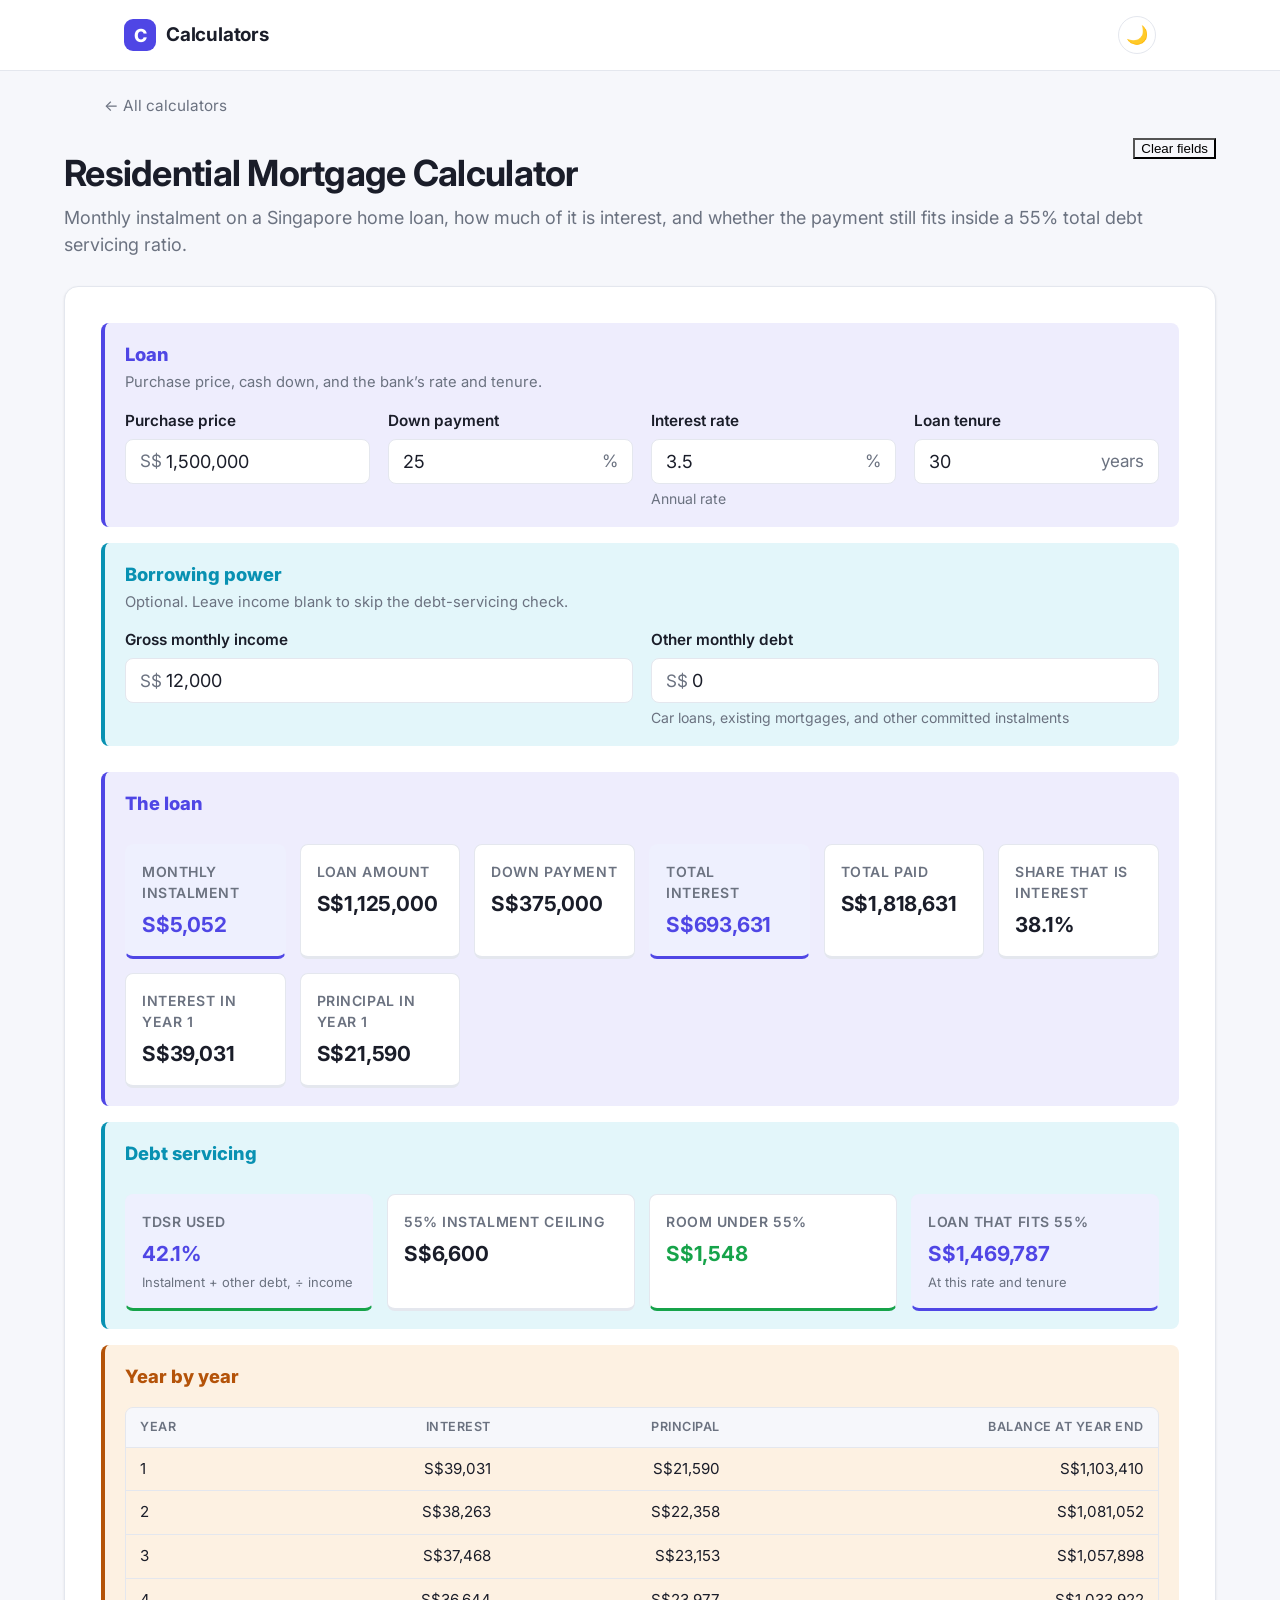
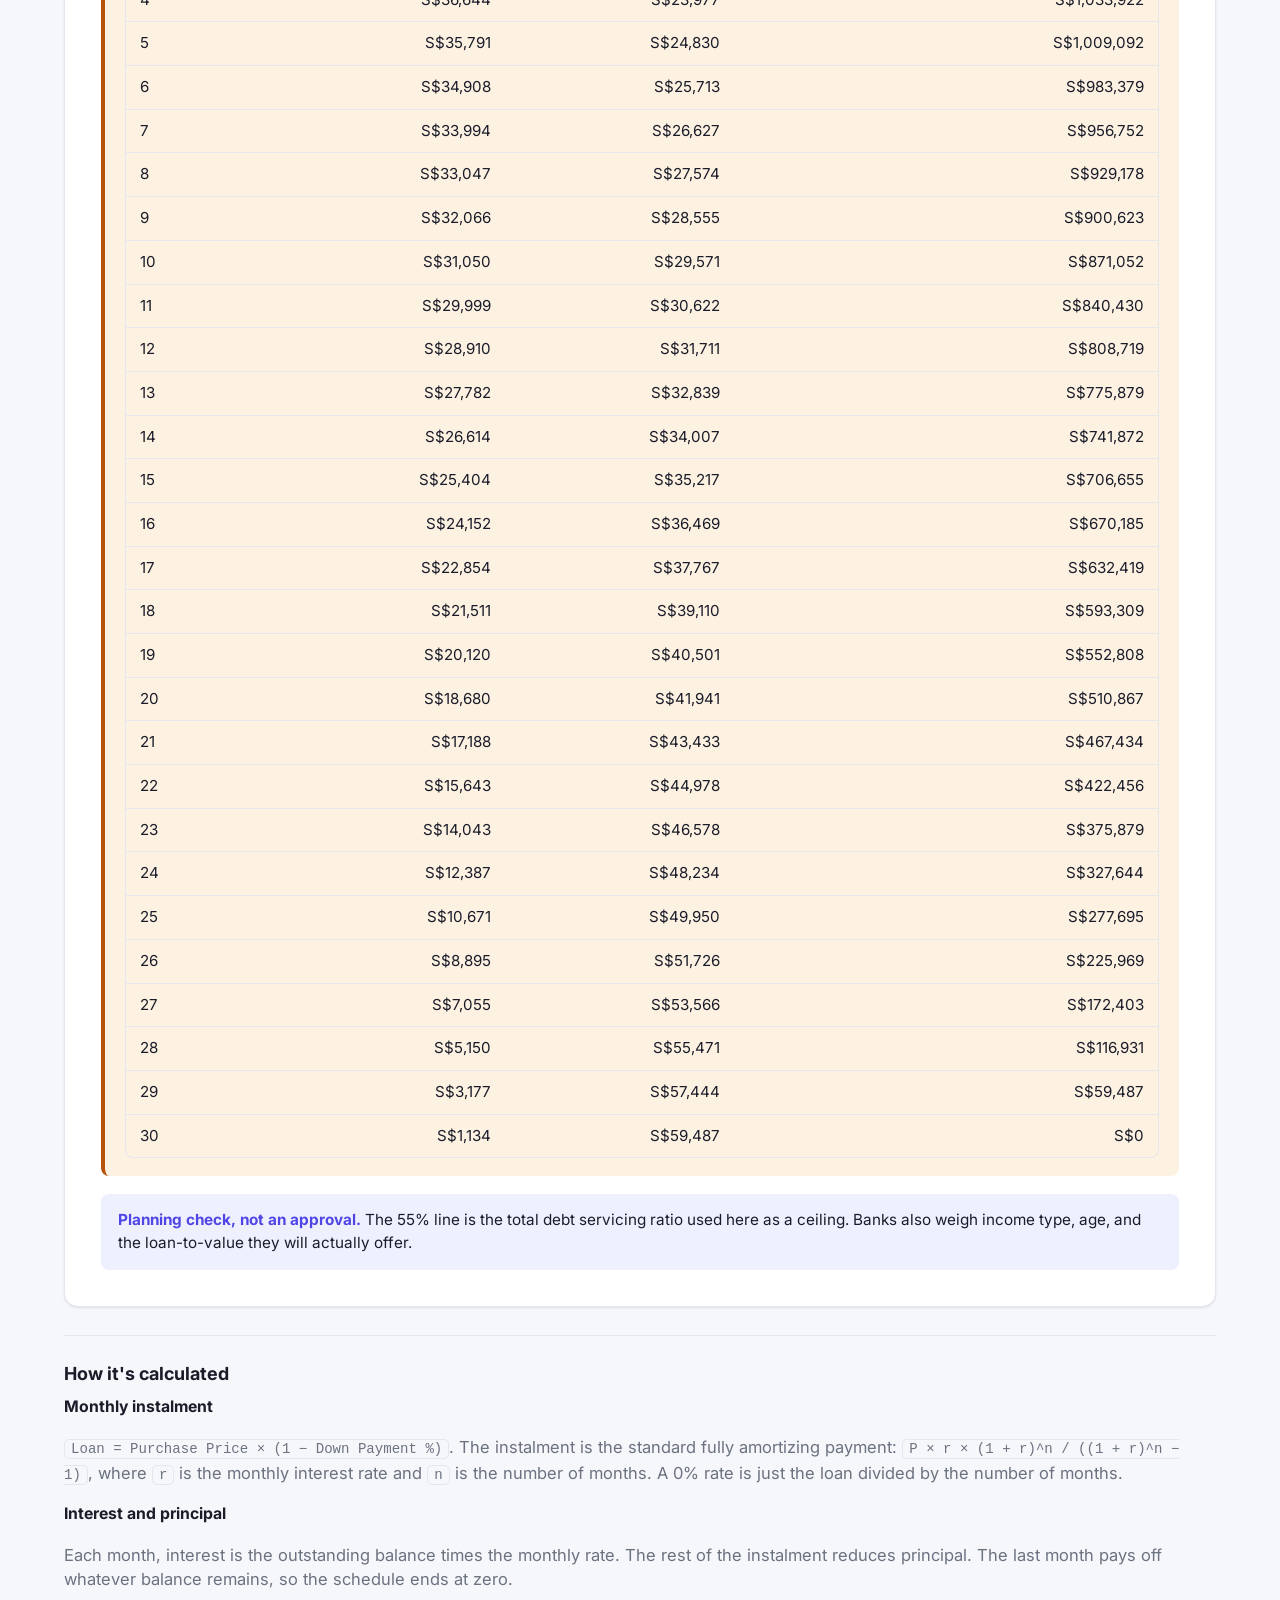
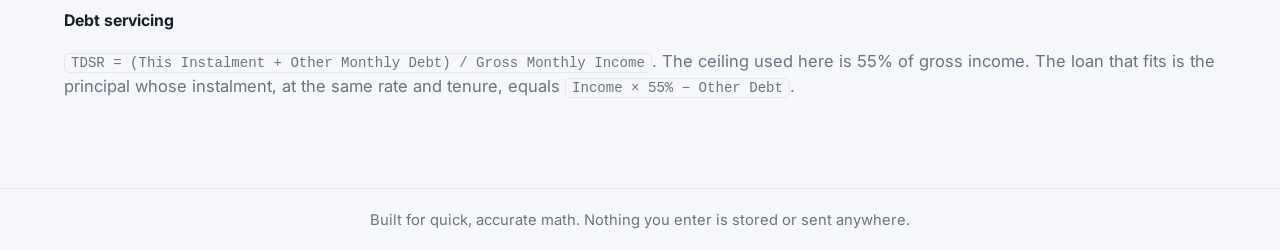
<file: calculators/residential-mortgage.html>
<!doctype html>
<html lang="en">
<head>
  <meta charset="UTF-8" />
  <meta name="viewport" content="width=device-width, initial-scale=1.0" />
  <title>Residential Mortgage Calculator — Calculators</title>
  <meta name="description" content="Singapore residential mortgage: monthly instalment, total interest, and a 55% total debt servicing check against your income." />
  <link rel="icon" href="data:image/svg+xml,<svg xmlns=%22http://www.w3.org/2000/svg%22 viewBox=%220 0 100 100%22><text y=%22.9em%22 font-size=%2290%22>🧮</text></svg>" />
  <link rel="preconnect" href="https://fonts.googleapis.com" />
  <link rel="preconnect" href="https://fonts.gstatic.com" crossorigin />
  <link href="https://fonts.googleapis.com/css2?family=Inter:wght@400;500;600;700;800&display=swap" rel="stylesheet" />
  <link rel="stylesheet" href="../css/styles.css" />
</head>
<body>
  <header class="site-header">
    <div class="inner">
      <a class="brand" href="../index.html">
        <span class="brand-mark">C</span>
        Calculators
      </a>
      <button id="theme-toggle" class="theme-toggle" aria-label="Toggle dark mode">🌙</button>
    </div>
  </header>

  <main>
    <div class="breadcrumb"><a href="../index.html">← All calculators</a></div>

    <div class="calc-page">
      <div class="page-head-row">
        <h1>Residential Mortgage Calculator</h1>
        <button type="button" class="toolbar-btn inline ghost" id="clear-btn">Clear fields</button>
      </div>
      <p class="subtitle">Monthly instalment on a Singapore home loan, how much of it is interest, and whether the payment still fits inside a 55% total debt servicing ratio.</p>

      <div class="panel">
        <form id="mortgage-form" autocomplete="off">
          <div class="panel-section">
            <div class="panel-section-header">
              <h2>Loan</h2>
              <p>Purchase price, cash down, and the bank’s rate and tenure.</p>
            </div>
            <div class="field-grid">
              <div class="field">
                <label for="purchasePrice">Purchase price</label>
                <div class="input-wrap has-prefix">
                  <span class="prefix">S$</span>
                  <input type="text" id="purchasePrice" inputmode="decimal" value="1500000" min="0" step="any" required />
                </div>
              </div>
              <div class="field">
                <label for="downPaymentPct">Down payment</label>
                <div class="input-wrap has-suffix">
                  <input type="text" id="downPaymentPct" inputmode="decimal" value="25" min="0" max="100" step="any" required />
                  <span class="suffix">%</span>
                </div>
              </div>
              <div class="field">
                <label for="interestRate">Interest rate</label>
                <div class="input-wrap has-suffix">
                  <input type="text" id="interestRate" inputmode="decimal" value="3.5" min="0" step="any" required />
                  <span class="suffix">%</span>
                </div>
                <div class="hint">Annual rate</div>
              </div>
              <div class="field">
                <label for="loanTerm">Loan tenure</label>
                <div class="input-wrap has-suffix">
                  <input type="text" id="loanTerm" inputmode="decimal" value="30" min="1" step="1" required />
                  <span class="suffix">years</span>
                </div>
              </div>
            </div>
          </div>

          <div class="panel-section">
            <div class="panel-section-header">
              <h2>Borrowing power</h2>
              <p>Optional. Leave income blank to skip the debt-servicing check.</p>
            </div>
            <div class="field-grid">
              <div class="field">
                <label for="monthlyIncome">Gross monthly income</label>
                <div class="input-wrap has-prefix">
                  <span class="prefix">S$</span>
                  <input type="text" id="monthlyIncome" inputmode="decimal" value="12000" min="0" step="any" />
                </div>
              </div>
              <div class="field">
                <label for="otherDebt">Other monthly debt</label>
                <div class="input-wrap has-prefix">
                  <span class="prefix">S$</span>
                  <input type="text" id="otherDebt" inputmode="decimal" value="0" min="0" step="any" />
                </div>
                <div class="hint">Car loans, existing mortgages, and other committed instalments</div>
              </div>
            </div>
          </div>
        </form>

        <div id="results" hidden>
          <div class="results-section">
            <div class="results-section-title">
              <h2>The loan</h2>
            </div>
            <div class="results dense">
              <div class="result-tile primary">
                <div class="label">Monthly instalment</div>
                <div class="value small" id="out-monthly">—</div>
              </div>
              <div class="result-tile">
                <div class="label">Loan amount</div>
                <div class="value small" id="out-loanAmount">—</div>
              </div>
              <div class="result-tile">
                <div class="label">Down payment</div>
                <div class="value small" id="out-downPayment">—</div>
              </div>
              <div class="result-tile primary">
                <div class="label">Total interest</div>
                <div class="value small" id="out-totalInterest">—</div>
              </div>
              <div class="result-tile">
                <div class="label">Total paid</div>
                <div class="value small" id="out-totalPaid">—</div>
              </div>
              <div class="result-tile">
                <div class="label">Share that is interest</div>
                <div class="value small" id="out-interestShare">—</div>
              </div>
              <div class="result-tile">
                <div class="label">Interest in year 1</div>
                <div class="value small" id="out-year1Interest">—</div>
              </div>
              <div class="result-tile">
                <div class="label">Principal in year 1</div>
                <div class="value small" id="out-year1Principal">—</div>
              </div>
            </div>
          </div>

          <div class="results-section" id="tdsr-section" hidden>
            <div class="results-section-title">
              <h2>Debt servicing</h2>
            </div>
            <div class="results dense">
              <div class="result-tile primary">
                <div class="label">TDSR used</div>
                <div class="value small" id="out-tdsr">—</div>
                <div class="sub">Instalment + other debt, ÷ income</div>
              </div>
              <div class="result-tile">
                <div class="label">55% instalment ceiling</div>
                <div class="value small" id="out-maxInstalment">—</div>
              </div>
              <div class="result-tile">
                <div class="label">Room under 55%</div>
                <div class="value small" id="out-headroom">—</div>
              </div>
              <div class="result-tile primary">
                <div class="label">Loan that fits 55%</div>
                <div class="value small" id="out-maxLoan">—</div>
                <div class="sub">At this rate and tenure</div>
              </div>
            </div>
          </div>

          <div class="results-section">
            <div class="results-section-title">
              <h2>Year by year</h2>
            </div>
            <div class="table-wrap">
              <table class="data-table">
                <thead>
                  <tr>
                    <th>Year</th>
                    <th>Interest</th>
                    <th>Principal</th>
                    <th>Balance at year end</th>
                  </tr>
                </thead>
                <tbody id="yearly-body"></tbody>
              </table>
            </div>
          </div>

          <div class="callout">
            <strong>Planning check, not an approval.</strong> The 55% line is the total debt servicing ratio used here as a ceiling. Banks also weigh income type, age, and the loan-to-value they will actually offer.
          </div>
        </div>
      </div>

      <div class="explainer">
        <h2>How it's calculated</h2>
        <div class="formula-block">
          <h3>Monthly instalment</h3>
          <p><code>Loan = Purchase Price × (1 − Down Payment %)</code>. The instalment is the standard fully amortizing payment: <code>P × r × (1 + r)^n / ((1 + r)^n − 1)</code>, where <code>r</code> is the monthly interest rate and <code>n</code> is the number of months. A 0% rate is just the loan divided by the number of months.</p>
        </div>
        <div class="formula-block">
          <h3>Interest and principal</h3>
          <p>Each month, interest is the outstanding balance times the monthly rate. The rest of the instalment reduces principal. The last month pays off whatever balance remains, so the schedule ends at zero.</p>
        </div>
        <div class="formula-block">
          <h3>Debt servicing</h3>
          <p><code>TDSR = (This Instalment + Other Monthly Debt) / Gross Monthly Income</code>. The ceiling used here is 55% of gross income. The loan that fits is the principal whose instalment, at the same rate and tenure, equals <code>Income × 55% − Other Debt</code>.</p>
        </div>
      </div>
    </div>
  </main>

  <footer class="site-footer">
    Built for quick, accurate math. Nothing you enter is stored or sent anywhere.
  </footer>

  <script src="../js/number-format.js"></script>
  <script src="../js/section-tone.js"></script>
  <script src="../js/theme.js"></script>
  <script src="../js/residential-mortgage.js"></script>
</body>
</html>
</file>
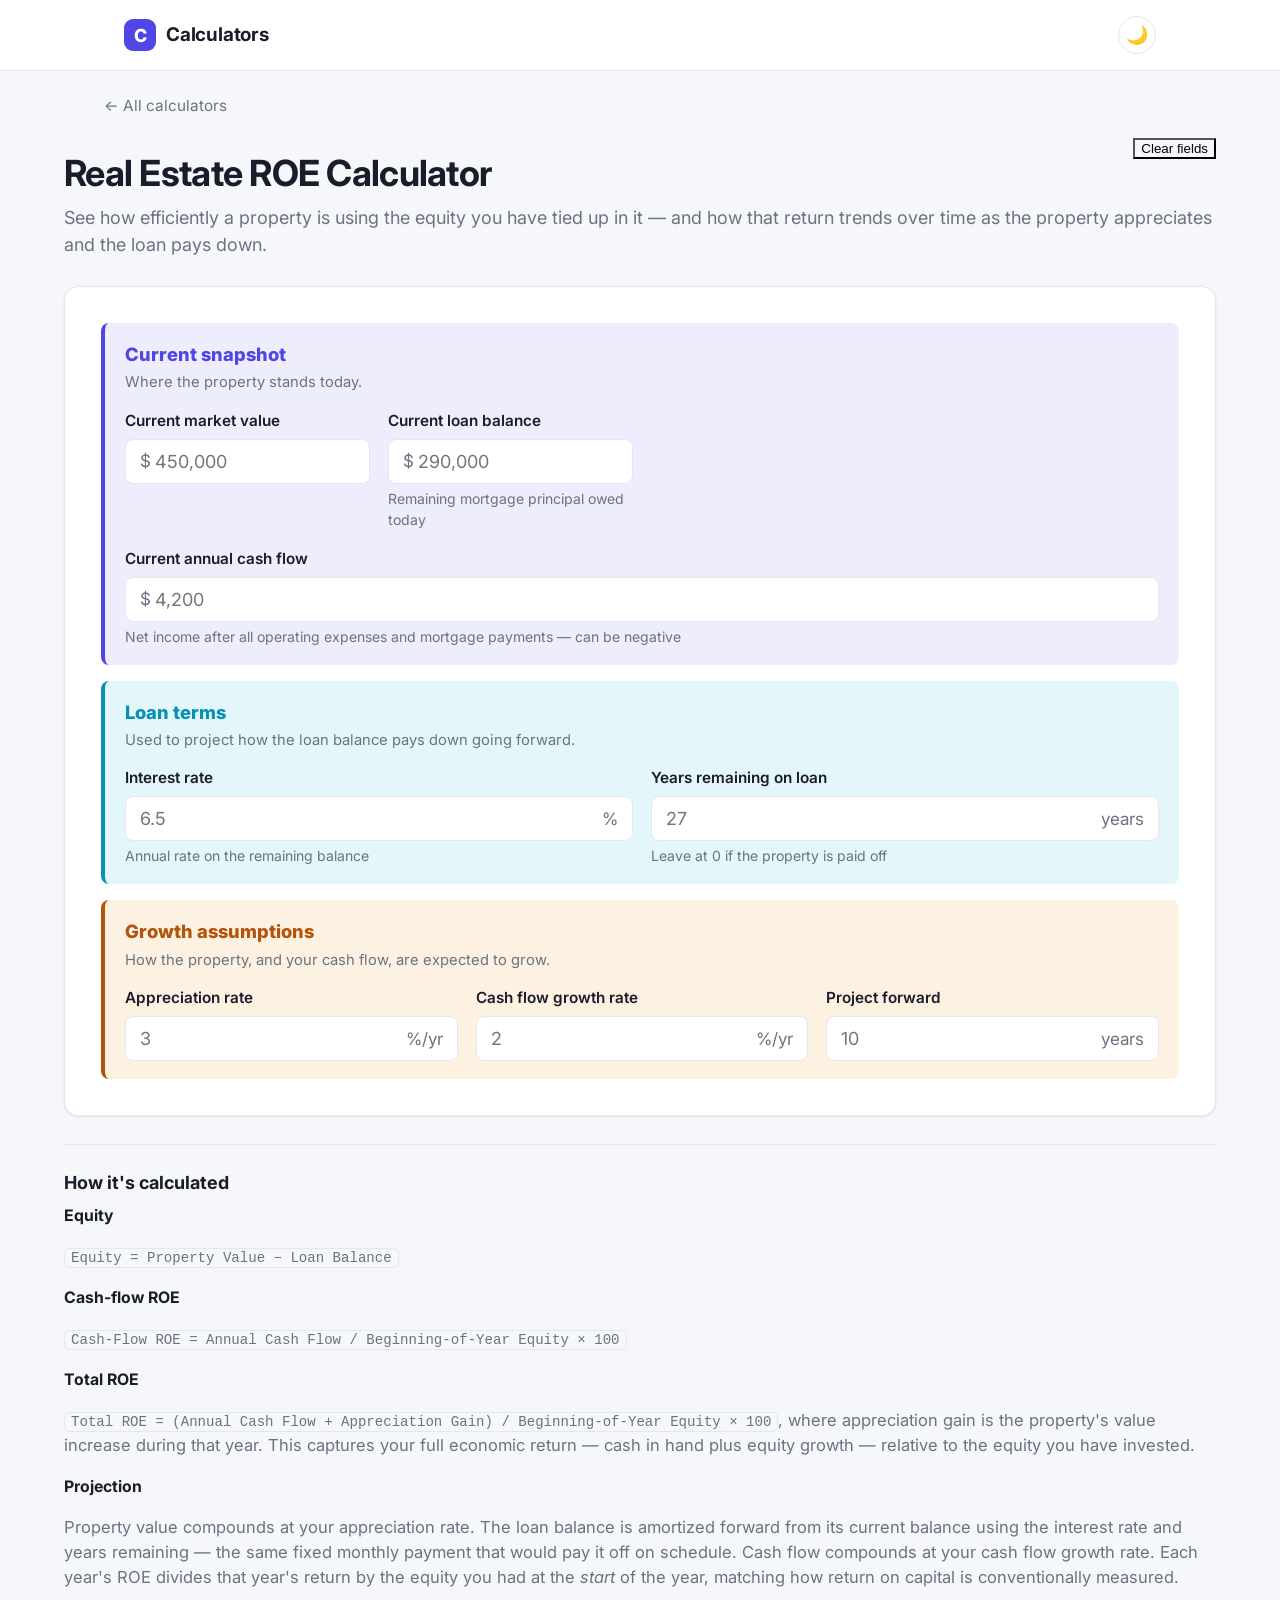
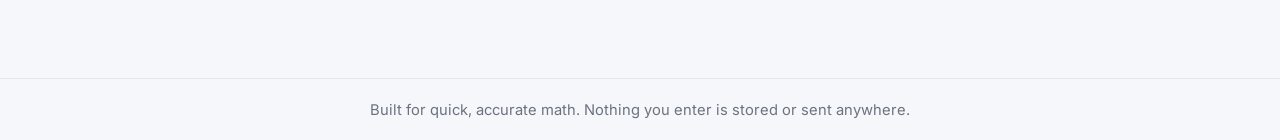
<file: calculators/roe.html>
<!doctype html>
<html lang="en">
<head>
  <meta charset="UTF-8" />
  <meta name="viewport" content="width=device-width, initial-scale=1.0" />
  <title>Real Estate ROE Calculator — Calculators</title>
  <meta name="description" content="Calculate return on equity (ROE) for a rental property, and project how it changes over time as equity builds from appreciation and loan paydown." />
  <link rel="icon" href="data:image/svg+xml,<svg xmlns=%22http://www.w3.org/2000/svg%22 viewBox=%220 0 100 100%22><text y=%22.9em%22 font-size=%2290%22>🧮</text></svg>" />
  <link rel="preconnect" href="https://fonts.googleapis.com" />
  <link rel="preconnect" href="https://fonts.gstatic.com" crossorigin />
  <link href="https://fonts.googleapis.com/css2?family=Inter:wght@400;500;600;700;800&display=swap" rel="stylesheet" />
  <link rel="stylesheet" href="../css/styles.css" />
</head>
<body>
  <header class="site-header">
    <div class="inner">
      <a class="brand" href="../index.html">
        <span class="brand-mark">C</span>
        Calculators
      </a>
      <button id="theme-toggle" class="theme-toggle" aria-label="Toggle dark mode">🌙</button>
    </div>
  </header>

  <main>
    <div class="breadcrumb"><a href="../index.html">← All calculators</a></div>

    <div class="calc-page">
      <div class="page-head-row">
        <h1>Real Estate ROE Calculator</h1>
        <button type="button" class="toolbar-btn inline ghost" id="clear-btn">Clear fields</button>
      </div>
      <p class="subtitle">See how efficiently a property is using the equity you have tied up in it — and how that return trends over time as the property appreciates and the loan pays down.</p>

      <div class="panel">
        <form id="roe-form" autocomplete="off">

          <div class="panel-section">
            <div class="panel-section-header">
              <h2>Current snapshot</h2>
              <p>Where the property stands today.</p>
            </div>
            <div class="field-grid">
              <div class="field">
                <label for="currentValue">Current market value</label>
                <div class="input-wrap has-prefix">
                  <span class="prefix">$</span>
                  <input type="text" id="currentValue" inputmode="decimal" placeholder="450,000" min="0" step="any" required />
                </div>
              </div>

              <div class="field">
                <label for="currentLoanBalance">Current loan balance</label>
                <div class="input-wrap has-prefix">
                  <span class="prefix">$</span>
                  <input type="text" id="currentLoanBalance" inputmode="decimal" placeholder="290,000" min="0" step="any" />
                </div>
                <div class="hint">Remaining mortgage principal owed today</div>
              </div>

              <div class="field full">
                <label for="annualCashFlow">Current annual cash flow</label>
                <div class="input-wrap has-prefix">
                  <span class="prefix">$</span>
                  <input type="text" id="annualCashFlow" inputmode="decimal" placeholder="4,200" step="any" required />
                </div>
                <div class="hint">Net income after all operating expenses and mortgage payments — can be negative</div>
              </div>
            </div>
          </div>

          <div class="panel-section">
            <div class="panel-section-header">
              <h2>Loan terms</h2>
              <p>Used to project how the loan balance pays down going forward.</p>
            </div>
            <div class="field-grid">
              <div class="field">
                <label for="loanRate">Interest rate</label>
                <div class="input-wrap has-suffix">
                  <input type="text" id="loanRate" inputmode="decimal" placeholder="6.5" min="0" step="any" />
                  <span class="suffix">%</span>
                </div>
                <div class="hint">Annual rate on the remaining balance</div>
              </div>

              <div class="field">
                <label for="loanRemainingTerm">Years remaining on loan</label>
                <div class="input-wrap has-suffix">
                  <input type="text" id="loanRemainingTerm" inputmode="decimal" placeholder="27" min="0" step="any" />
                  <span class="suffix">years</span>
                </div>
                <div class="hint">Leave at 0 if the property is paid off</div>
              </div>
            </div>
          </div>

          <div class="panel-section">
            <div class="panel-section-header">
              <h2>Growth assumptions</h2>
              <p>How the property, and your cash flow, are expected to grow.</p>
            </div>
            <div class="field-grid cols-3">
              <div class="field">
                <label for="appreciationRate">Appreciation rate</label>
                <div class="input-wrap has-suffix">
                  <input type="text" id="appreciationRate" inputmode="decimal" placeholder="3" min="-100" step="any" />
                  <span class="suffix">%/yr</span>
                </div>
              </div>

              <div class="field">
                <label for="cashFlowGrowthRate">Cash flow growth rate</label>
                <div class="input-wrap has-suffix">
                  <input type="text" id="cashFlowGrowthRate" inputmode="decimal" placeholder="2" min="-100" step="any" />
                  <span class="suffix">%/yr</span>
                </div>
              </div>

              <div class="field">
                <label for="projectionYears">Project forward</label>
                <div class="input-wrap has-suffix">
                  <input type="text" id="projectionYears" inputmode="decimal" placeholder="10" min="1" max="40" step="1" required />
                  <span class="suffix">years</span>
                </div>
              </div>
            </div>
          </div>
        </form>

        <div id="results" hidden>

          <div class="results-section">
            <div class="results-section-title">
              <h2>Today</h2>
            </div>
            <div class="results dense">
              <div class="result-tile primary">
                <div class="label">Current equity</div>
                <div class="value small" id="out-equity">—</div>
              </div>
              <div class="result-tile">
                <div class="label">Loan-to-value</div>
                <div class="value small" id="out-ltv">—</div>
              </div>
              <div class="result-tile primary">
                <div class="label">Cash-flow ROE</div>
                <div class="value small" id="out-cashRoe">—</div>
                <div class="sub">Cash flow ÷ equity</div>
              </div>
              <div class="result-tile primary">
                <div class="label">Total ROE</div>
                <div class="value small" id="out-totalRoe">—</div>
                <div class="sub">Cash flow + appreciation ÷ equity</div>
              </div>
            </div>
          </div>

          <div class="results-section">
            <div class="results-section-title">
              <h2>Equity &amp; ROE over time</h2>
              <span class="note" id="projection-note">Next 10 years</span>
            </div>
            <div class="table-wrap">
              <table class="data-table">
                <thead>
                  <tr>
                    <th>Year</th>
                    <th>Property value</th>
                    <th>Loan balance</th>
                    <th>Equity</th>
                    <th>Cash flow</th>
                    <th>Cash-flow ROE</th>
                    <th>Total ROE</th>
                  </tr>
                </thead>
                <tbody id="projection-body"></tbody>
              </table>
            </div>
            <div class="hint" style="margin-top: 8px;">Scroll horizontally to see all columns →</div>
          </div>

          <div class="callout">
            <strong>Why ROE matters:</strong> as a property appreciates and the loan pays down, your equity grows — but cash flow usually doesn't keep pace. The same dollars of profit sitting on a larger pile of equity means a shrinking return. A falling ROE trend is often the signal that it's time to refinance, sell, or 1031 exchange into a new property so that equity keeps working as hard as it did on day one.
          </div>
        </div>
      </div>

      <div class="explainer">
        <h2>How it's calculated</h2>

        <div class="formula-block">
          <h3>Equity</h3>
          <p><code>Equity = Property Value − Loan Balance</code></p>
        </div>

        <div class="formula-block">
          <h3>Cash-flow ROE</h3>
          <p><code>Cash-Flow ROE = Annual Cash Flow / Beginning-of-Year Equity × 100</code></p>
        </div>

        <div class="formula-block">
          <h3>Total ROE</h3>
          <p><code>Total ROE = (Annual Cash Flow + Appreciation Gain) / Beginning-of-Year Equity × 100</code>, where appreciation gain is the property's value increase during that year. This captures your full economic return — cash in hand plus equity growth — relative to the equity you have invested.</p>
        </div>

        <div class="formula-block">
          <h3>Projection</h3>
          <p>Property value compounds at your appreciation rate. The loan balance is amortized forward from its current balance using the interest rate and years remaining — the same fixed monthly payment that would pay it off on schedule. Cash flow compounds at your cash flow growth rate. Each year's ROE divides that year's return by the equity you had at the <em>start</em> of the year, matching how return on capital is conventionally measured.</p>
        </div>
      </div>
    </div>
  </main>

  <footer class="site-footer">
    Built for quick, accurate math. Nothing you enter is stored or sent anywhere.
  </footer>

  <script src="../js/number-format.js"></script>
  <script src="../js/section-tone.js"></script>
  <script src="../js/theme.js"></script>
  <script src="../js/roe.js"></script>
</body>
</html>
</file>
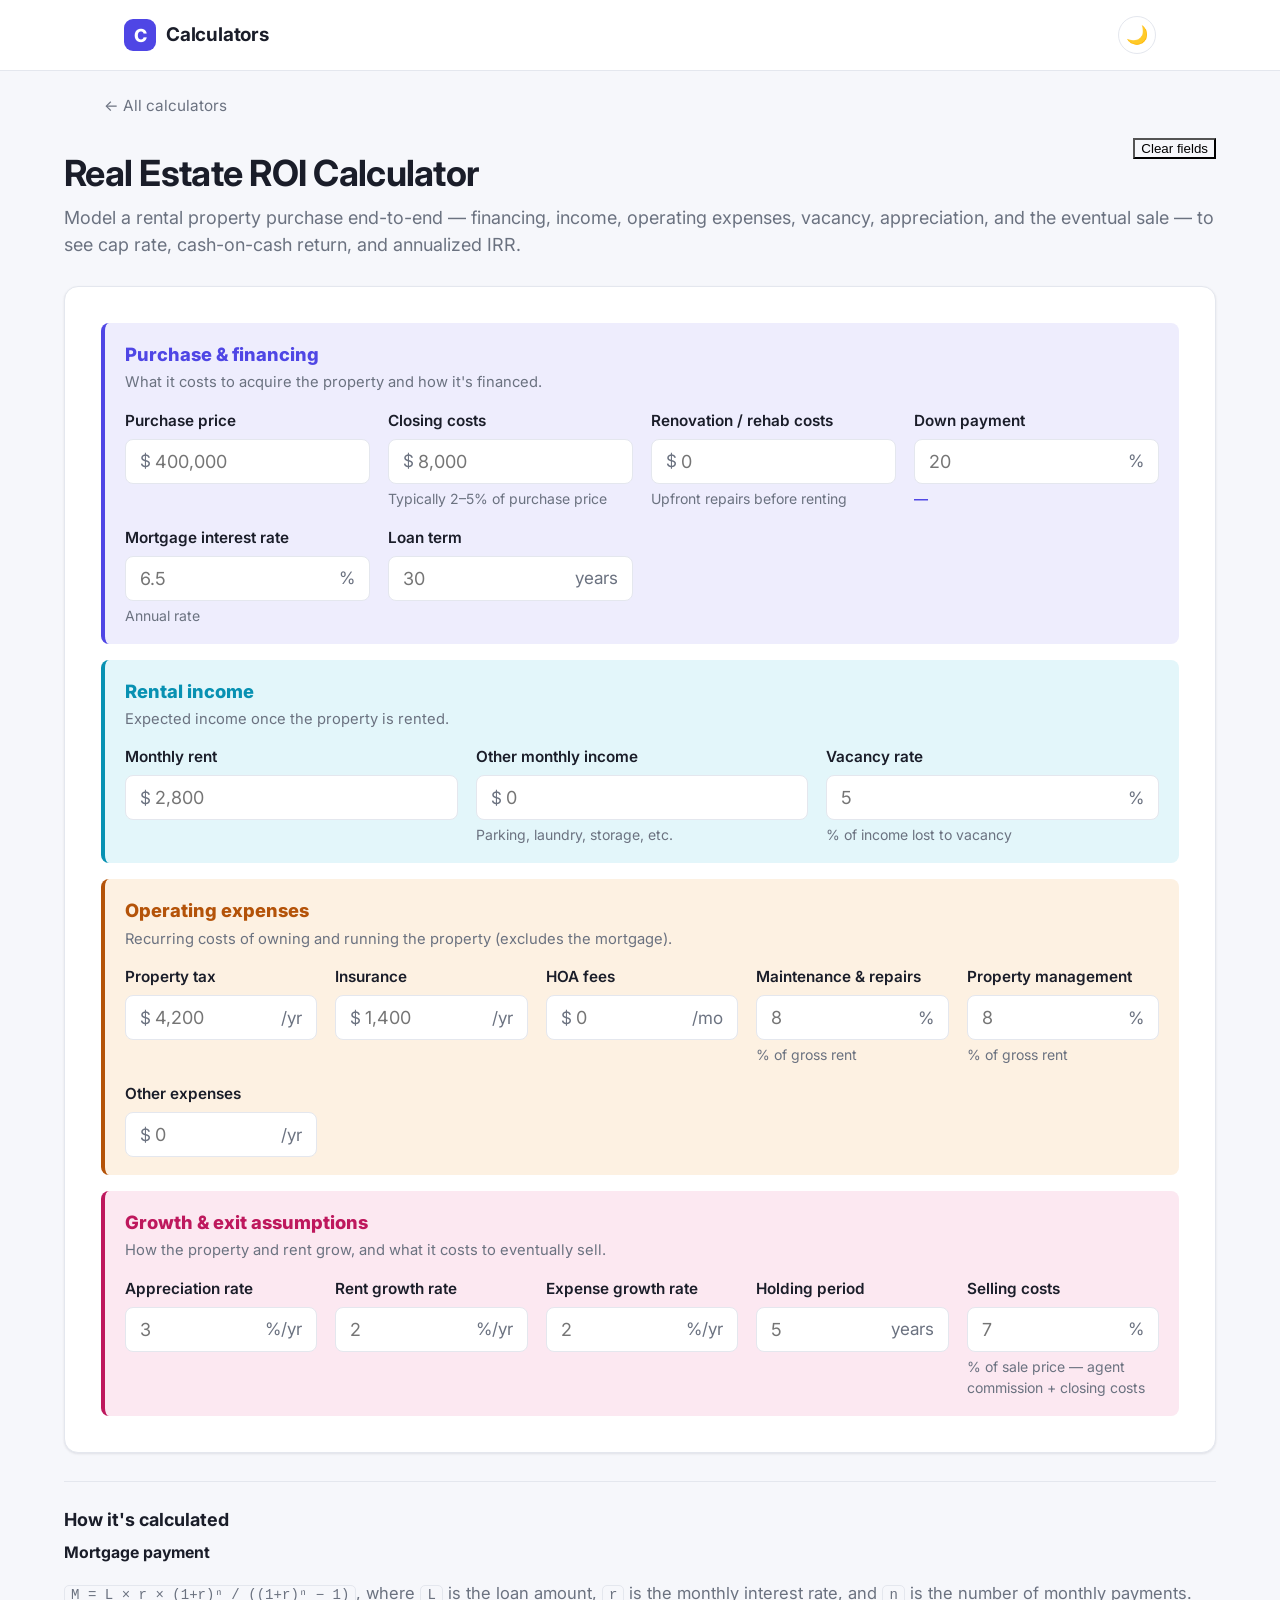
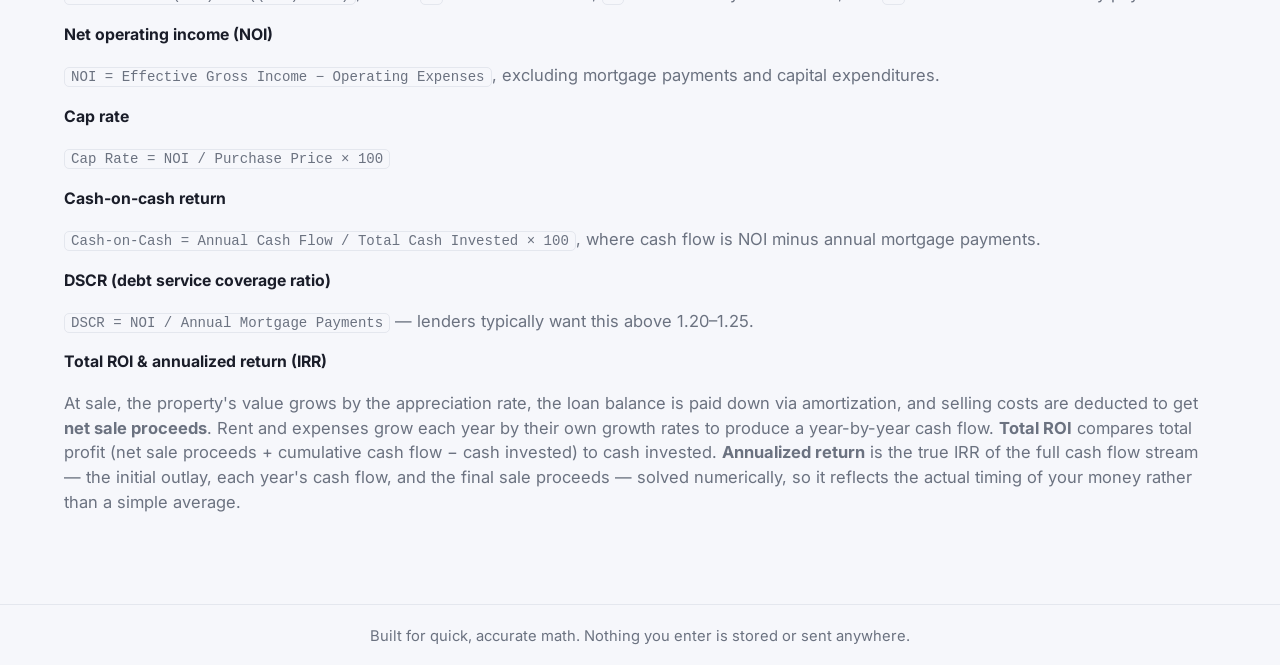
<file: calculators/roi.html>
<!doctype html>
<html lang="en">
<head>
  <meta charset="UTF-8" />
  <meta name="viewport" content="width=device-width, initial-scale=1.0" />
  <title>Real Estate ROI Calculator — Calculators</title>
  <meta name="description" content="Calculate real estate investment ROI: cap rate, cash-on-cash return, cash flow, DSCR, and annualized IRR including financing, vacancy, expenses, appreciation, and selling costs." />
  <link rel="icon" href="data:image/svg+xml,<svg xmlns=%22http://www.w3.org/2000/svg%22 viewBox=%220 0 100 100%22><text y=%22.9em%22 font-size=%2290%22>🧮</text></svg>" />
  <link rel="preconnect" href="https://fonts.googleapis.com" />
  <link rel="preconnect" href="https://fonts.gstatic.com" crossorigin />
  <link href="https://fonts.googleapis.com/css2?family=Inter:wght@400;500;600;700;800&display=swap" rel="stylesheet" />
  <link rel="stylesheet" href="../css/styles.css" />
</head>
<body>
  <header class="site-header">
    <div class="inner">
      <a class="brand" href="../index.html">
        <span class="brand-mark">C</span>
        Calculators
      </a>
      <button id="theme-toggle" class="theme-toggle" aria-label="Toggle dark mode">🌙</button>
    </div>
  </header>

  <main>
    <div class="breadcrumb"><a href="../index.html">← All calculators</a></div>

    <div class="calc-page">
      <div class="page-head-row">
        <h1>Real Estate ROI Calculator</h1>
        <button type="button" class="toolbar-btn inline ghost" id="clear-btn">Clear fields</button>
      </div>
      <p class="subtitle">Model a rental property purchase end-to-end — financing, income, operating expenses, vacancy, appreciation, and the eventual sale — to see cap rate, cash-on-cash return, and annualized IRR.</p>

      <div class="panel">
        <form id="roi-form" autocomplete="off">

          <div class="panel-section">
            <div class="panel-section-header">
              <h2>Purchase &amp; financing</h2>
              <p>What it costs to acquire the property and how it's financed.</p>
            </div>
            <div class="field-grid">
              <div class="field">
                <label for="purchasePrice">Purchase price</label>
                <div class="input-wrap has-prefix">
                  <span class="prefix">$</span>
                  <input type="text" id="purchasePrice" inputmode="decimal" placeholder="400,000" min="0" step="any" required />
                </div>
              </div>

              <div class="field">
                <label for="closingCosts">Closing costs</label>
                <div class="input-wrap has-prefix">
                  <span class="prefix">$</span>
                  <input type="text" id="closingCosts" inputmode="decimal" placeholder="8,000" min="0" step="any" />
                </div>
                <div class="hint">Typically 2–5% of purchase price</div>
              </div>

              <div class="field">
                <label for="rehabCosts">Renovation / rehab costs</label>
                <div class="input-wrap has-prefix">
                  <span class="prefix">$</span>
                  <input type="text" id="rehabCosts" inputmode="decimal" placeholder="0" min="0" step="any" />
                </div>
                <div class="hint">Upfront repairs before renting</div>
              </div>

              <div class="field">
                <label for="downPaymentPct">Down payment</label>
                <div class="input-wrap has-suffix">
                  <input type="text" id="downPaymentPct" inputmode="decimal" placeholder="20" min="0" max="100" step="any" required />
                  <span class="suffix">%</span>
                </div>
                <div class="computed-note" id="note-downpayment">—</div>
              </div>

              <div class="field">
                <label for="interestRate">Mortgage interest rate</label>
                <div class="input-wrap has-suffix">
                  <input type="text" id="interestRate" inputmode="decimal" placeholder="6.5" min="0" step="any" required />
                  <span class="suffix">%</span>
                </div>
                <div class="hint">Annual rate</div>
              </div>

              <div class="field">
                <label for="loanTerm">Loan term</label>
                <div class="input-wrap has-suffix">
                  <input type="text" id="loanTerm" inputmode="decimal" placeholder="30" min="1" step="any" required />
                  <span class="suffix">years</span>
                </div>
              </div>
            </div>
          </div>

          <div class="panel-section">
            <div class="panel-section-header">
              <h2>Rental income</h2>
              <p>Expected income once the property is rented.</p>
            </div>
            <div class="field-grid">
              <div class="field">
                <label for="monthlyRent">Monthly rent</label>
                <div class="input-wrap has-prefix">
                  <span class="prefix">$</span>
                  <input type="text" id="monthlyRent" inputmode="decimal" placeholder="2,800" min="0" step="any" required />
                </div>
              </div>

              <div class="field">
                <label for="otherIncome">Other monthly income</label>
                <div class="input-wrap has-prefix">
                  <span class="prefix">$</span>
                  <input type="text" id="otherIncome" inputmode="decimal" placeholder="0" min="0" step="any" />
                </div>
                <div class="hint">Parking, laundry, storage, etc.</div>
              </div>

              <div class="field">
                <label for="vacancyRate">Vacancy rate</label>
                <div class="input-wrap has-suffix">
                  <input type="text" id="vacancyRate" inputmode="decimal" placeholder="5" min="0" max="100" step="any" />
                  <span class="suffix">%</span>
                </div>
                <div class="hint">% of income lost to vacancy</div>
              </div>
            </div>
          </div>

          <div class="panel-section">
            <div class="panel-section-header">
              <h2>Operating expenses</h2>
              <p>Recurring costs of owning and running the property (excludes the mortgage).</p>
            </div>
            <div class="field-grid cols-3">
              <div class="field">
                <label for="propertyTax">Property tax</label>
                <div class="input-wrap has-prefix has-suffix">
                  <span class="prefix">$</span>
                  <input type="text" id="propertyTax" inputmode="decimal" placeholder="4,200" min="0" step="any" />
                  <span class="suffix">/yr</span>
                </div>
              </div>

              <div class="field">
                <label for="insurance">Insurance</label>
                <div class="input-wrap has-prefix has-suffix">
                  <span class="prefix">$</span>
                  <input type="text" id="insurance" inputmode="decimal" placeholder="1,400" min="0" step="any" />
                  <span class="suffix">/yr</span>
                </div>
              </div>

              <div class="field">
                <label for="hoa">HOA fees</label>
                <div class="input-wrap has-prefix has-suffix">
                  <span class="prefix">$</span>
                  <input type="text" id="hoa" inputmode="decimal" placeholder="0" min="0" step="any" />
                  <span class="suffix">/mo</span>
                </div>
              </div>

              <div class="field">
                <label for="maintenancePct">Maintenance &amp; repairs</label>
                <div class="input-wrap has-suffix">
                  <input type="text" id="maintenancePct" inputmode="decimal" placeholder="8" min="0" step="any" />
                  <span class="suffix">%</span>
                </div>
                <div class="hint">% of gross rent</div>
              </div>

              <div class="field">
                <label for="managementPct">Property management</label>
                <div class="input-wrap has-suffix">
                  <input type="text" id="managementPct" inputmode="decimal" placeholder="8" min="0" step="any" />
                  <span class="suffix">%</span>
                </div>
                <div class="hint">% of gross rent</div>
              </div>

              <div class="field">
                <label for="otherExpenses">Other expenses</label>
                <div class="input-wrap has-prefix has-suffix">
                  <span class="prefix">$</span>
                  <input type="text" id="otherExpenses" inputmode="decimal" placeholder="0" min="0" step="any" />
                  <span class="suffix">/yr</span>
                </div>
              </div>
            </div>
          </div>

          <div class="panel-section">
            <div class="panel-section-header">
              <h2>Growth &amp; exit assumptions</h2>
              <p>How the property and rent grow, and what it costs to eventually sell.</p>
            </div>
            <div class="field-grid cols-3">
              <div class="field">
                <label for="appreciationRate">Appreciation rate</label>
                <div class="input-wrap has-suffix">
                  <input type="text" id="appreciationRate" inputmode="decimal" placeholder="3" min="-100" step="any" />
                  <span class="suffix">%/yr</span>
                </div>
              </div>

              <div class="field">
                <label for="rentGrowthRate">Rent growth rate</label>
                <div class="input-wrap has-suffix">
                  <input type="text" id="rentGrowthRate" inputmode="decimal" placeholder="2" min="-100" step="any" />
                  <span class="suffix">%/yr</span>
                </div>
              </div>

              <div class="field">
                <label for="expenseGrowthRate">Expense growth rate</label>
                <div class="input-wrap has-suffix">
                  <input type="text" id="expenseGrowthRate" inputmode="decimal" placeholder="2" min="-100" step="any" />
                  <span class="suffix">%/yr</span>
                </div>
              </div>

              <div class="field">
                <label for="holdingPeriod">Holding period</label>
                <div class="input-wrap has-suffix">
                  <input type="text" id="holdingPeriod" inputmode="decimal" placeholder="5" min="1" step="any" required />
                  <span class="suffix">years</span>
                </div>
              </div>

              <div class="field">
                <label for="sellingCostsPct">Selling costs</label>
                <div class="input-wrap has-suffix">
                  <input type="text" id="sellingCostsPct" inputmode="decimal" placeholder="7" min="0" step="any" />
                  <span class="suffix">%</span>
                </div>
                <div class="hint">% of sale price — agent commission + closing costs</div>
              </div>
            </div>
          </div>
        </form>

        <div id="results" hidden>

          <div class="results-section">
            <div class="results-section-title">
              <h2>Financing</h2>
            </div>
            <div class="results dense">
              <div class="result-tile">
                <div class="label">Loan amount</div>
                <div class="value small" id="out-loanAmount">—</div>
              </div>
              <div class="result-tile">
                <div class="label">Down payment</div>
                <div class="value small" id="out-downPayment">—</div>
              </div>
              <div class="result-tile">
                <div class="label">Monthly mortgage (P&amp;I)</div>
                <div class="value small" id="out-monthlyPayment">—</div>
              </div>
              <div class="result-tile primary">
                <div class="label">Total cash invested</div>
                <div class="value small" id="out-cashInvested">—</div>
              </div>
            </div>
          </div>

          <div class="results-section">
            <div class="results-section-title">
              <h2>Year 1 performance</h2>
              <span class="note">Based on rent, vacancy, and expenses in year one</span>
            </div>
            <div class="results dense">
              <div class="result-tile">
                <div class="label">Effective gross income</div>
                <div class="value small" id="out-egi">—</div>
              </div>
              <div class="result-tile">
                <div class="label">Operating expenses</div>
                <div class="value small" id="out-opex">—</div>
              </div>
              <div class="result-tile primary">
                <div class="label">Net operating income</div>
                <div class="value small" id="out-noi">—</div>
              </div>
              <div class="result-tile">
                <div class="label">Cap rate</div>
                <div class="value small" id="out-capRate">—</div>
              </div>
              <div class="result-tile">
                <div class="label">Annual cash flow</div>
                <div class="value small" id="out-cashFlow">—</div>
              </div>
              <div class="result-tile primary">
                <div class="label">Cash-on-cash return</div>
                <div class="value small" id="out-coc">—</div>
              </div>
              <div class="result-tile">
                <div class="label">DSCR</div>
                <div class="value small" id="out-dscr">—</div>
                <div class="sub">Debt service coverage ratio</div>
              </div>
              <div class="result-tile">
                <div class="label">Gross rent multiplier</div>
                <div class="value small" id="out-grm">—</div>
              </div>
            </div>
          </div>

          <div class="results-section">
            <div class="results-section-title">
              <h2>At sale</h2>
              <span class="note" id="sale-note">After N years</span>
            </div>
            <div class="results dense">
              <div class="result-tile">
                <div class="label">Projected sale price</div>
                <div class="value small" id="out-salePrice">—</div>
              </div>
              <div class="result-tile">
                <div class="label">Remaining loan balance</div>
                <div class="value small" id="out-remainingBalance">—</div>
              </div>
              <div class="result-tile">
                <div class="label">Selling costs</div>
                <div class="value small" id="out-sellingCosts">—</div>
              </div>
              <div class="result-tile">
                <div class="label">Net sale proceeds</div>
                <div class="value small" id="out-netProceeds">—</div>
              </div>
              <div class="result-tile">
                <div class="label">Cumulative cash flow</div>
                <div class="value small" id="out-cumCashFlow">—</div>
              </div>
              <div class="result-tile primary">
                <div class="label">Total profit</div>
                <div class="value small" id="out-totalProfit">—</div>
              </div>
              <div class="result-tile primary">
                <div class="label">Total ROI</div>
                <div class="value" id="out-totalRoi">—</div>
              </div>
              <div class="result-tile primary">
                <div class="label">Annualized return (IRR)</div>
                <div class="value" id="out-irr">—</div>
              </div>
            </div>
          </div>

          <div class="callout">
            <strong>Note:</strong> This model does not account for income taxes, depreciation deductions, capital gains tax on sale, or 1031 exchanges — those can meaningfully change your after-tax return. Treat results as a pre-tax operating estimate.
          </div>
        </div>
      </div>

      <div class="explainer">
        <h2>How it's calculated</h2>

        <div class="formula-block">
          <h3>Mortgage payment</h3>
          <p><code>M = L × r × (1+r)ⁿ / ((1+r)ⁿ − 1)</code>, where <code>L</code> is the loan amount, <code>r</code> is the monthly interest rate, and <code>n</code> is the number of monthly payments.</p>
        </div>

        <div class="formula-block">
          <h3>Net operating income (NOI)</h3>
          <p><code>NOI = Effective Gross Income − Operating Expenses</code>, excluding mortgage payments and capital expenditures.</p>
        </div>

        <div class="formula-block">
          <h3>Cap rate</h3>
          <p><code>Cap Rate = NOI / Purchase Price × 100</code></p>
        </div>

        <div class="formula-block">
          <h3>Cash-on-cash return</h3>
          <p><code>Cash-on-Cash = Annual Cash Flow / Total Cash Invested × 100</code>, where cash flow is NOI minus annual mortgage payments.</p>
        </div>

        <div class="formula-block">
          <h3>DSCR (debt service coverage ratio)</h3>
          <p><code>DSCR = NOI / Annual Mortgage Payments</code> — lenders typically want this above 1.20–1.25.</p>
        </div>

        <div class="formula-block">
          <h3>Total ROI &amp; annualized return (IRR)</h3>
          <p>At sale, the property's value grows by the appreciation rate, the loan balance is paid down via amortization, and selling costs are deducted to get <strong>net sale proceeds</strong>. Rent and expenses grow each year by their own growth rates to produce a year-by-year cash flow. <strong>Total ROI</strong> compares total profit (net sale proceeds + cumulative cash flow − cash invested) to cash invested. <strong>Annualized return</strong> is the true IRR of the full cash flow stream — the initial outlay, each year's cash flow, and the final sale proceeds — solved numerically, so it reflects the actual timing of your money rather than a simple average.</p>
        </div>
      </div>
    </div>
  </main>

  <footer class="site-footer">
    Built for quick, accurate math. Nothing you enter is stored or sent anywhere.
  </footer>

  <script src="../js/number-format.js"></script>
  <script src="../js/section-tone.js"></script>
  <script src="../js/theme.js"></script>
  <script src="../js/roi.js"></script>
</body>
</html>
</file>
<file: css/styles.css>
:root {
  --bg: #f6f7fb;
  --surface: #ffffff;
  --surface-hover: #fbfbfe;
  --border: #e4e7ee;
  --text: #1a1d29;
  --text-muted: #6b7280;
  --accent: #4f46e5;
  --accent-hover: #4338ca;
  --accent-soft: #eef0fe;
  --positive: #16a34a;
  --negative: #dc2626;
  --shadow: 0 1px 2px rgba(16, 24, 40, 0.04), 0 1px 3px rgba(16, 24, 40, 0.06);
  --shadow-lg: 0 4px 6px rgba(16, 24, 40, 0.05), 0 10px 20px rgba(16, 24, 40, 0.06);
  --radius: 14px;
  --radius-sm: 8px;
  --series-residential: #2a78d6;
  --series-industrial: #008300;
  --series-financial: #e87ba4;
  --series-crypto: #eda100;
  --stack-principal: #c7cbe0;
  --stack-interest: #4f46e5;
  /* Section hues — cycle through these to color-code the parts of a single calculator
     (inputs, loan terms, expenses, totals…) so the eye can tell them apart at a glance. */
  --hue-0: #4f46e5;
  --hue-1: #0891b2;
  --hue-2: #b45309;
  --hue-3: #be185d;
  --hue-4: #16a34a;
  --hue-5: #7c3aed;
  /* Soft tinted backgrounds for the same hues — colorful enough to read as a distinct
     zone, light enough that dark body text stays comfortably readable on top. */
  --hue-0-soft: #eeedfd;
  --hue-1-soft: #e3f6fa;
  --hue-2-soft: #fdf1e2;
  --hue-3-soft: #fce8f1;
  --hue-4-soft: #e7f7ec;
  --hue-5-soft: #f2eafd;
}

:root[data-theme="dark"] {
  --bg: #111318;
  --surface: #1a1d26;
  --surface-hover: #20232e;
  --border: #2b2f3a;
  --text: #edeef2;
  --text-muted: #9aa0ac;
  --accent: #818cf8;
  --accent-hover: #a5b0fb;
  --accent-soft: #262a44;
  --positive: #4ade80;
  --negative: #f87171;
  --shadow: 0 1px 2px rgba(0, 0, 0, 0.2), 0 1px 3px rgba(0, 0, 0, 0.3);
  --shadow-lg: 0 4px 6px rgba(0, 0, 0, 0.2), 0 10px 24px rgba(0, 0, 0, 0.35);
  --series-residential: #3987e5;
  --series-industrial: #008300;
  --series-financial: #d55181;
  --series-crypto: #c98500;
  --stack-principal: #383c4a;
  --stack-interest: #818cf8;
  --hue-0: #818cf8;
  --hue-1: #22d3ee;
  --hue-2: #fbbf24;
  --hue-3: #f472b6;
  --hue-4: #4ade80;
  --hue-5: #a78bfa;
  --hue-0-soft: #262a44;
  --hue-1-soft: #1a2e35;
  --hue-2-soft: #332a1a;
  --hue-3-soft: #35222f;
  --hue-4-soft: #1c3327;
  --hue-5-soft: #2c2440;
}

@media (prefers-color-scheme: dark) {
  :root:not([data-theme="light"]) {
    --bg: #111318;
    --surface: #1a1d26;
    --surface-hover: #20232e;
    --border: #2b2f3a;
    --text: #edeef2;
    --text-muted: #9aa0ac;
    --accent: #818cf8;
    --accent-hover: #a5b0fb;
    --accent-soft: #262a44;
    --positive: #4ade80;
    --negative: #f87171;
    --shadow: 0 1px 2px rgba(0, 0, 0, 0.2), 0 1px 3px rgba(0, 0, 0, 0.3);
    --shadow-lg: 0 4px 6px rgba(0, 0, 0, 0.2), 0 10px 24px rgba(0, 0, 0, 0.35);
    --series-residential: #3987e5;
    --series-industrial: #008300;
    --series-financial: #d55181;
    --series-crypto: #c98500;
    --stack-principal: #383c4a;
    --stack-interest: #818cf8;
    --hue-0: #818cf8;
    --hue-1: #22d3ee;
    --hue-2: #fbbf24;
    --hue-3: #f472b6;
    --hue-4: #4ade80;
    --hue-5: #a78bfa;
    --hue-0-soft: #262a44;
    --hue-1-soft: #1a2e35;
    --hue-2-soft: #332a1a;
    --hue-3-soft: #35222f;
    --hue-4-soft: #1c3327;
    --hue-5-soft: #2c2440;
  }
}

* {
  box-sizing: border-box;
}

/* Author rules setting display:grid/flex on an element (e.g. .field-grid) otherwise
   beat the browser's default [hidden] { display: none } — author styles always win
   over the user-agent stylesheet regardless of specificity. */
[hidden] {
  display: none !important;
}

html {
  /* Every font-size in this stylesheet is in rem, so bumping the root size scales the
     whole site's type uniformly — 16px -> 18px, about 12.5% larger across the board. */
  font-size: 112.5%;
}

html, body {
  margin: 0;
  padding: 0;
}

body {
  background: var(--bg);
  color: var(--text);
  font-family: "Inter", -apple-system, BlinkMacSystemFont, "Segoe UI", Roboto, Helvetica, Arial, sans-serif;
  line-height: 1.5;
  -webkit-font-smoothing: antialiased;
  min-height: 100vh;
  display: flex;
  flex-direction: column;
  transition: background 0.2s ease, color 0.2s ease;
}

a {
  color: inherit;
  text-decoration: none;
}

.site-header {
  border-bottom: 1px solid var(--border);
  background: var(--surface);
  position: sticky;
  top: 0;
  z-index: 10;
}

.site-header .inner {
  max-width: 1080px;
  margin: 0 auto;
  padding: 16px clamp(16px, 4vw, 24px);
  display: flex;
  align-items: center;
  justify-content: space-between;
}

.brand {
  display: flex;
  align-items: center;
  gap: 10px;
  font-weight: 700;
  font-size: 1.05rem;
  letter-spacing: -0.01em;
}

.brand-mark {
  display: inline-flex;
  align-items: center;
  justify-content: center;
  width: 32px;
  height: 32px;
  border-radius: 9px;
  background: var(--accent);
  color: #fff;
  font-size: 1rem;
  font-weight: 800;
}

.theme-toggle {
  border: 1px solid var(--border);
  background: var(--surface);
  color: var(--text);
  border-radius: 999px;
  width: 38px;
  height: 38px;
  display: inline-flex;
  align-items: center;
  justify-content: center;
  cursor: pointer;
  font-size: 1rem;
  transition: background 0.15s ease, transform 0.1s ease;
}

.theme-toggle:hover {
  background: var(--surface-hover);
}

.theme-toggle:active {
  transform: scale(0.94);
}

main {
  flex: 1;
  width: 100%;
}

.container {
  max-width: 1080px;
  margin: 0 auto;
  padding: 0 clamp(16px, 4vw, 24px);
}

.hero {
  padding: clamp(32px, 8vw, 56px) clamp(16px, 4vw, 24px) 32px;
  text-align: center;
}

.hero h1 {
  font-size: clamp(1.8rem, 4vw, 2.6rem);
  margin: 0 0 12px;
  letter-spacing: -0.02em;
}

.hero p {
  color: var(--text-muted);
  font-size: 1.05rem;
  max-width: 560px;
  margin: 0 auto;
}

.catalog-nav {
  display: flex;
  flex-wrap: wrap;
  justify-content: center;
  gap: 8px;
  max-width: 1080px;
  margin: 0 auto;
  padding: 0 clamp(16px, 4vw, 24px);
}

.catalog-nav a {
  display: inline-flex;
  align-items: center;
  gap: 8px;
  border: 1px solid var(--border);
  background: var(--surface);
  border-radius: 999px;
  padding: 8px 14px;
  font-size: 0.88rem;
  font-weight: 600;
  box-shadow: var(--shadow);
}

.catalog-nav a:hover {
  border-color: var(--group-accent, var(--accent));
  color: var(--group-accent, var(--accent));
}

.catalog-nav .dot {
  width: 8px;
  height: 8px;
  border-radius: 999px;
  background: var(--group-accent, var(--accent));
}

.catalog {
  max-width: 1080px;
  margin: 0 auto;
  padding: 28px clamp(16px, 4vw, 24px) 72px;
  display: flex;
  flex-direction: column;
  gap: 36px;
}

.tone-returns {
  --group-accent: var(--hue-0);
  --group-soft: var(--hue-0-soft);
}

.tone-singapore {
  --group-accent: var(--hue-1);
  --group-soft: var(--hue-1-soft);
}

.tone-investing {
  --group-accent: var(--hue-2);
  --group-soft: var(--hue-2-soft);
}

.catalog-group {
  scroll-margin-top: 84px;
}

.catalog-group header {
  display: flex;
  align-items: flex-end;
  justify-content: space-between;
  gap: 16px;
  padding: 16px 18px;
  border-radius: var(--radius);
  background: var(--group-soft);
  border: 1px solid color-mix(in srgb, var(--group-accent) 30%, var(--border));
}

.catalog-group h2 {
  margin: 0;
  font-size: 1.2rem;
  letter-spacing: -0.02em;
}

.catalog-group header p {
  margin: 4px 0 0;
  color: var(--text-muted);
  font-size: 0.92rem;
}

.catalog-count {
  flex: none;
  font-size: 0.72rem;
  font-weight: 700;
  letter-spacing: 0.04em;
  text-transform: uppercase;
  color: var(--group-accent);
}

.calc-grid {
  display: grid;
  grid-template-columns: repeat(auto-fill, minmax(min(240px, 100%), 1fr));
  gap: 16px;
}

.catalog-group .calc-grid {
  padding-top: 16px;
}

.catalog-group .calc-card .icon {
  background: var(--group-soft);
  color: var(--group-accent);
}

.catalog-group .calc-card:hover {
  border-color: var(--group-accent);
}

@media (max-width: 640px) {
  .catalog-group header {
    flex-direction: column;
    align-items: flex-start;
  }
}

.calc-card {
  background: var(--surface);
  border: 1px solid var(--border);
  border-radius: var(--radius);
  padding: 22px;
  box-shadow: var(--shadow);
  transition: transform 0.15s ease, box-shadow 0.15s ease, border-color 0.15s ease;
  display: flex;
  flex-direction: column;
  gap: 10px;
}

.calc-card:hover {
  transform: translateY(-2px);
  box-shadow: var(--shadow-lg);
  border-color: var(--accent);
}

.calc-card .icon {
  width: 40px;
  height: 40px;
  border-radius: 10px;
  background: var(--accent-soft);
  color: var(--accent);
  display: inline-flex;
  align-items: center;
  justify-content: center;
  font-size: 1.2rem;
}

.calc-card h3 {
  margin: 4px 0 0;
  font-size: 1.05rem;
}

.calc-card p {
  margin: 0;
  color: var(--text-muted);
  font-size: 0.9rem;
}

.calc-card.disabled {
  opacity: 0.55;
  cursor: default;
}

.calc-card.disabled:hover {
  transform: none;
  box-shadow: var(--shadow);
  border-color: var(--border);
}

.badge {
  align-self: flex-start;
  font-size: 0.7rem;
  font-weight: 600;
  text-transform: uppercase;
  letter-spacing: 0.04em;
  padding: 3px 8px;
  border-radius: 999px;
  background: var(--accent-soft);
  color: var(--accent);
}

.badge.soon {
  background: var(--border);
  color: var(--text-muted);
}

.badge.residential {
  background: var(--hue-0-soft);
  color: var(--hue-0);
}

.badge.commercial {
  background: var(--hue-1-soft);
  color: var(--hue-1);
}

.badge.both {
  background: var(--hue-4-soft);
  color: var(--hue-4);
}

.sector-bar {
  max-width: 1080px;
  margin: 0 auto;
  padding: 0 clamp(16px, 4vw, 24px);
  text-align: center;
}

.sector-filter {
  display: flex;
  flex-wrap: wrap;
  justify-content: center;
  gap: 8px;
}

.sector-filter button {
  display: inline-flex;
  align-items: center;
  gap: 8px;
  border: 1px solid var(--border);
  background: var(--surface);
  color: var(--text);
  border-radius: 999px;
  padding: 8px 14px;
  font: inherit;
  font-size: 0.88rem;
  font-weight: 600;
  box-shadow: var(--shadow);
  cursor: pointer;
}

.sector-filter button .dot {
  width: 8px;
  height: 8px;
  border-radius: 999px;
  background: var(--group-accent, var(--accent));
}

.sector-filter button:hover {
  border-color: var(--group-accent, var(--accent));
  color: var(--group-accent, var(--accent));
}

.sector-filter button.active,
.sector-filter button.active:hover {
  background: var(--group-accent, var(--accent));
  border-color: transparent;
  color: #fff;
}

.sector-filter button.active .dot {
  background: #fff;
}

.sector-note {
  margin: 10px 0 0;
  color: var(--text-muted);
  font-size: 0.85rem;
}

.section-label {
  max-width: 1280px;
  margin: 0 auto;
  padding: 0 clamp(16px, 4vw, 24px);
  color: var(--text-muted);
  font-size: 0.78rem;
  font-weight: 700;
  text-transform: uppercase;
  letter-spacing: 0.06em;
}

.breadcrumb {
  max-width: 1120px;
  margin: 24px auto 0;
  padding: 0 clamp(16px, 4vw, 24px);
  font-size: 0.85rem;
  color: var(--text-muted);
}

.breadcrumb a:hover {
  color: var(--accent);
}

.calc-page {
  max-width: 760px;
  margin: 0 auto;
  padding: 20px clamp(16px, 4vw, 24px) 72px;
  width: 100%;
}

@media (min-width: 900px) {
  .calc-page {
    max-width: 900px;
  }
}

@media (min-width: 1200px) {
  .calc-page {
    max-width: 1200px;
  }
}

@media (min-width: 1600px) {
  .calc-page {
    max-width: 1400px;
  }
}

.page-head-row {
  display: flex;
  align-items: flex-start;
  justify-content: space-between;
  gap: 16px;
  flex-wrap: wrap;
}

.calc-page h1 {
  font-size: clamp(1.5rem, 3.5vw, 2rem);
  margin: 8px 0 4px;
  letter-spacing: -0.02em;
}

.calc-page .subtitle {
  color: var(--text-muted);
  margin: 0 0 28px;
}

/* Secondary/neutral action button — used standalone (outside a .field, where
   .toolbar-btn's 100% width doesn't apply) for things like "Clear fields" that
   shouldn't visually compete with a page's primary call-to-action. */
.toolbar-btn.inline {
  width: auto;
  flex: none;
}

.toolbar-btn.ghost {
  background: transparent;
}

.toolbar-btn.ghost:hover {
  background: var(--surface-hover);
}

.panel {
  background: var(--surface);
  border: 1px solid var(--border);
  border-radius: var(--radius);
  box-shadow: var(--shadow);
  padding: 20px;
}

@media (min-width: 640px) {
  .panel {
    padding: 28px;
  }
}

@media (min-width: 1200px) {
  .panel {
    padding: 36px;
  }
}

/* Each labeled part of a calculator (".panel-section") reads as its own colorful chip —
   a soft tinted background, a bold matching left rail, and a heading colored to match —
   rather than a plain block separated by a thin divider. The tint/rail color (--section-hue
   / --section-hue-soft) is assigned by js/section-tone.js, which cycles --hue-0..5 based on
   each section's position among same-class siblings; both variables are tuned per hue and
   per light/dark theme so the heading text always has plenty of contrast against its own
   background. Falls back to a plain neutral card if that script hasn't run for any reason. */
.panel-section {
  background: var(--section-hue-soft, var(--surface-hover));
  border-radius: var(--radius-sm);
  border-left: 4px solid var(--section-hue, var(--border));
  padding: 18px 20px;
}

.panel-section + .panel-section {
  margin-top: 16px;
}

.panel-section-header {
  margin-bottom: 16px;
}

.panel-section-header h2 {
  font-size: 1.02rem;
  font-weight: 800;
  margin: 0 0 3px;
  color: var(--section-hue, var(--text));
}

.panel-section-header p {
  margin: 0;
  font-size: 0.82rem;
  color: var(--text-muted);
}

.field-grid {
  display: grid;
  grid-template-columns: repeat(auto-fit, minmax(min(220px, 100%), 1fr));
  gap: 18px;
}

.field-grid.cols-3 {
  grid-template-columns: repeat(auto-fit, minmax(min(160px, 100%), 1fr));
}

.field {
  display: flex;
  flex-direction: column;
  gap: 6px;
}

.field.full {
  grid-column: 1 / -1;
}

.field label {
  font-size: 0.85rem;
  font-weight: 600;
  color: var(--text);
}

.field .hint {
  font-size: 0.78rem;
  color: var(--text-muted);
  margin-top: -2px;
}

.field .computed-note {
  font-size: 0.78rem;
  color: var(--accent);
  margin-top: -2px;
  font-weight: 600;
}

/* The prefix/suffix ("$", "S$", "%", "/mo"...) sit as normal flex siblings of the input,
   taking whatever width their own text needs — rather than being absolutely positioned
   with a hand-guessed padding reserved on the input, which silently breaks for any prefix
   wider than a single "$" glyph (e.g. "S$") or at a larger base font size. */
.input-wrap {
  position: relative;
  display: flex;
  align-items: center;
  border-radius: var(--radius-sm);
  border: 1px solid var(--border);
  background: var(--surface);
  transition: border-color 0.15s ease, box-shadow 0.15s ease;
}

/* Focusing a field inside a colored section glows with that section's own hue instead of
   always the same accent color — a small touch that ties the input back to the colored
   card it lives in. Falls back to the standard accent glow outside any colored section. */
.input-wrap:focus-within {
  border-color: var(--section-hue, var(--accent));
  box-shadow: 0 0 0 3px var(--section-hue-soft, var(--accent-soft));
}

.input-wrap .prefix,
.input-wrap .suffix {
  color: var(--text-muted);
  font-size: 0.95rem;
  white-space: nowrap;
  flex: none;
}

.input-wrap .prefix {
  padding-left: 14px;
}

.input-wrap .suffix {
  padding-right: 14px;
}

input[type="number"],
input[type="text"],
select {
  width: 100%;
  padding: 11px 14px;
  border-radius: var(--radius-sm);
  border: 1px solid var(--border);
  background: var(--surface);
  color: var(--text);
  font-size: 1rem;
  font-family: inherit;
  transition: border-color 0.15s ease, box-shadow 0.15s ease;
}

select {
  appearance: none;
  background-image: url("data:image/svg+xml,%3Csvg xmlns='http://www.w3.org/2000/svg' width='10' height='6' viewBox='0 0 10 6'%3E%3Cpath d='M1 1l4 4 4-4' stroke='%236b7280' stroke-width='1.5' fill='none' stroke-linecap='round' stroke-linejoin='round'/%3E%3C/svg%3E");
  background-repeat: no-repeat;
  background-position: right 14px center;
  padding-right: 32px;
  cursor: pointer;
}

input[type="number"]:focus,
input[type="text"]:focus,
select:focus {
  outline: none;
  border-color: var(--section-hue, var(--accent));
  box-shadow: 0 0 0 3px var(--section-hue-soft, var(--accent-soft));
}

input[type="number"]::-webkit-outer-spin-button,
input[type="number"]::-webkit-inner-spin-button {
  -webkit-appearance: none;
  margin: 0;
}

/* Inside .input-wrap, the border/background/focus-ring live on the wrap itself (so the
   prefix/suffix visually sit inside the same box) — the input becomes a plain flex child. */
.input-wrap input {
  flex: 1;
  min-width: 0;
  border: none;
  background: transparent;
}

.input-wrap.has-prefix input {
  padding-left: 4px;
}

.input-wrap.has-suffix input {
  padding-right: 4px;
}

.input-wrap input:focus {
  border-color: transparent;
  box-shadow: none;
}

.display-value {
  padding: 11px 14px;
  border-radius: var(--radius-sm);
  border: 1px solid var(--border);
  background: var(--surface);
  color: var(--text-muted);
  font-size: 1rem;
}

.results {
  margin-top: 26px;
  display: grid;
  grid-template-columns: repeat(auto-fit, minmax(min(160px, 100%), 1fr));
  gap: 14px;
}

.result-tile {
  background: var(--surface);
  border: 1px solid var(--border);
  border-radius: var(--radius-sm);
  padding: 16px;
  border-bottom: 3px solid var(--border);
}

/* A colored bottom edge that matches whatever the tile's own value reads as — green for a
   gain, red for a cost, accent for the headline figure — reinforcing the number's color
   without needing a fourth color cue. Degrades gracefully to the plain border above in any
   browser without :has() support. */
.result-tile:has(.value.positive) {
  border-bottom-color: var(--positive);
}

.result-tile:has(.value.negative) {
  border-bottom-color: var(--negative);
}

.result-tile .label {
  font-size: 0.78rem;
  color: var(--text-muted);
  font-weight: 600;
  text-transform: uppercase;
  letter-spacing: 0.04em;
  margin-bottom: 6px;
}

.result-tile .value {
  font-size: 1.5rem;
  font-weight: 700;
  letter-spacing: -0.01em;
}

.result-tile .value.positive {
  color: var(--positive);
}

.result-tile .value.negative {
  color: var(--negative);
}

.result-tile.primary {
  background: var(--accent-soft);
  border-color: transparent;
  border-bottom-color: var(--accent);
}

.result-tile.primary .value {
  color: var(--accent);
}

.result-tile.primary .value.negative {
  color: var(--negative);
}

.result-tile .value.small {
  font-size: 1.15rem;
}

.result-tile .sub {
  font-size: 0.72rem;
  color: var(--text-muted);
  margin-top: 4px;
}

.results-section {
  background: var(--section-hue-soft, var(--surface-hover));
  border-radius: var(--radius-sm);
  border-left: 4px solid var(--section-hue, var(--border));
  padding: 18px 20px;
  margin-top: 16px;
}

.results-section:first-of-type {
  margin-top: 26px;
}

.results-section-title {
  display: flex;
  align-items: baseline;
  justify-content: space-between;
  gap: 10px;
  margin-bottom: 14px;
}

.results-section-title h2 {
  font-size: 1.02rem;
  font-weight: 800;
  margin: 0;
  color: var(--section-hue, var(--text));
}

.results-section-title .note {
  font-size: 0.78rem;
  color: var(--text-muted);
}

.results.dense {
  grid-template-columns: repeat(auto-fit, minmax(min(140px, 100%), 1fr));
}

.explainer {
  margin-top: 28px;
  padding-top: 24px;
  border-top: 1px solid var(--border);
  color: var(--text-muted);
  font-size: 0.92rem;
}

.explainer h2 {
  font-size: 1rem;
  color: var(--text);
  margin: 0 0 8px;
}

.explainer code {
  background: var(--bg);
  border: 1px solid var(--border);
  padding: 1px 6px;
  border-radius: 5px;
  font-size: 0.85em;
}

.explainer .formula-block {
  margin: 0 0 16px;
}

.explainer .formula-block:last-child {
  margin-bottom: 0;
}

.explainer .formula-block h3 {
  font-size: 0.88rem;
  color: var(--text);
  margin: 0 0 4px;
}

.callout {
  margin-top: 18px;
  padding: 14px 16px;
  border-radius: var(--radius-sm);
  background: var(--accent-soft);
  border: 1px solid transparent;
  font-size: 0.85rem;
  color: var(--text);
}

.callout strong {
  color: var(--accent);
}

.table-wrap {
  margin-top: 16px;
  border: 1px solid var(--border);
  border-radius: var(--radius-sm);
  overflow-x: auto;
}

table.data-table {
  width: 100%;
  border-collapse: collapse;
  font-size: 0.84rem;
  white-space: nowrap;
}

.data-table th,
.data-table td {
  padding: 10px 14px;
  text-align: right;
}

.data-table th:first-child,
.data-table td:first-child {
  text-align: left;
}

.data-table thead th {
  background: var(--bg);
  font-weight: 600;
  color: var(--text-muted);
  font-size: 0.7rem;
  text-transform: uppercase;
  letter-spacing: 0.04em;
  border-bottom: 1px solid var(--border);
  position: sticky;
  top: 0;
}

.data-table tbody tr:not(:last-child) td {
  border-bottom: 1px solid var(--border);
}

.data-table tbody tr:hover {
  background: var(--surface-hover);
}

.data-table td.positive {
  color: var(--positive);
}

.data-table td.negative {
  color: var(--negative);
}

/* Progressive payment schedule: narrower columns with wrapping headers (and
   wrapping stage names) so the whole table fits without horizontal scroll,
   unlike the other data tables here which stay single-line + scrollable. */
#buc-schedule-table {
  table-layout: fixed;
}

#buc-schedule-table th,
#buc-schedule-table td {
  padding: 8px 6px;
  font-size: 0.74rem;
  white-space: normal;
  word-break: normal;
  overflow-wrap: normal;
  line-height: 1.25;
}

#buc-schedule-table th:first-child,
#buc-schedule-table td:first-child {
  width: 15%;
}

/* Bonus leverage table: same narrowing treatment — only 7 columns, so this
   comfortably fits without horizontal scroll. */
#leverage-table {
  table-layout: fixed;
}

#leverage-table th,
#leverage-table td {
  padding: 8px 6px;
  font-size: 0.76rem;
  white-space: normal;
  word-break: normal;
  overflow-wrap: normal;
  line-height: 1.25;
}

#leverage-table th:first-child,
#leverage-table td:first-child {
  width: 16%;
}

/* Year-by-year table: 12 columns of real dollar figures doesn't comfortably
   fit one view without either shrinking past legibility or, worse, forcing
   numbers into columns too narrow for them (which visually overlaps
   neighboring cells — a real bug we hit trying to force zero-scroll here).
   So: keep the font readable, keep numbers on one line each (never wrap,
   so they can never overlap), and let it scroll horizontally — the scroll
   hint below already tells people to do that. Headers still wrap at word
   boundaries since that costs nothing and helps a little. */
#yearly-table th {
  white-space: normal;
  word-break: normal;
  overflow-wrap: normal;
  line-height: 1.3;
}

#yearly-table td {
  white-space: nowrap;
}

#yearly-table th,
#yearly-table td {
  padding: 10px 12px;
  font-size: 0.82rem;
}

.site-footer {
  border-top: 1px solid var(--border);
  padding: 20px 24px;
  text-align: center;
  color: var(--text-muted);
  font-size: 0.82rem;
}

/* Asset-class details sections */

.asset-details {
  border: 1px solid var(--border);
  border-radius: var(--radius-sm);
  background: var(--bg);
}

.asset-details + .asset-details {
  margin-top: 14px;
}

.asset-details summary {
  cursor: pointer;
  padding: 16px 18px;
  display: flex;
  align-items: center;
  gap: 10px;
  font-weight: 700;
  font-size: 0.95rem;
  list-style: none;
}

.asset-details summary::-webkit-details-marker {
  display: none;
}

.asset-details summary .chevron {
  margin-left: auto;
  color: var(--text-muted);
  font-size: 0.8rem;
  transition: transform 0.15s ease;
}

.asset-details[open] summary .chevron {
  transform: rotate(90deg);
}

.asset-details summary .blurb {
  font-weight: 400;
  font-size: 0.82rem;
  color: var(--text-muted);
  margin-left: 4px;
}

.asset-details .details-body {
  padding: 4px 18px 20px;
}

.swatch {
  display: inline-block;
  width: 11px;
  height: 11px;
  border-radius: 3px;
  flex: none;
}

.swatch.residential { background: var(--series-residential); }
.swatch.industrial { background: var(--series-industrial); }
.swatch.financial { background: var(--series-financial); }
.swatch.crypto { background: var(--series-crypto); }

/* Bar chart */

.bar-chart {
  display: flex;
  flex-direction: column;
  gap: 16px;
  margin-top: 8px;
}

.bar-row {
  display: grid;
  grid-template-columns: 112px 1fr;
  align-items: center;
  gap: 12px;
}

.bar-row .bar-label {
  display: flex;
  align-items: center;
  gap: 8px;
  font-size: 0.84rem;
  font-weight: 600;
  color: var(--text);
}

.bar-track {
  position: relative;
  height: 24px;
}

.bar-track .zero-line {
  position: absolute;
  top: -3px;
  bottom: -3px;
  width: 1px;
  background: var(--border);
}

.bar-track .bar-fill {
  position: absolute;
  top: 2px;
  bottom: 2px;
  border-radius: 4px;
  min-width: 3px;
}

.bar-track .bar-value {
  position: absolute;
  top: 50%;
  transform: translateY(-50%);
  font-size: 0.82rem;
  font-weight: 700;
  color: var(--text);
  white-space: nowrap;
}

/* Growth chart (stacked columns) */

.chart-legend {
  display: flex;
  gap: 18px;
  margin-bottom: 14px;
  font-size: 0.82rem;
  color: var(--text-muted);
}

.chart-legend .legend-item {
  display: flex;
  align-items: center;
  gap: 7px;
}

.chart-legend .swatch {
  border-radius: 2px;
}

.growth-chart-wrap {
  overflow-x: auto;
  padding-bottom: 4px;
}

.growth-chart {
  display: flex;
  align-items: flex-end;
  gap: 3px;
  height: 220px;
  min-width: 100%;
  border-bottom: 1px solid var(--border);
  padding-top: 28px;
}

.growth-col {
  flex: 1 0 auto;
  width: 14px;
  height: 100%;
  display: flex;
  flex-direction: column;
  justify-content: flex-end;
  position: relative;
}

.growth-col .col-bar {
  display: flex;
  flex-direction: column;
  width: 100%;
  border-radius: 3px 3px 0 0;
  overflow: hidden;
}

.growth-col .seg-interest {
  background: var(--stack-interest);
  width: 100%;
}

.growth-col .seg-principal {
  background: var(--stack-principal);
  width: 100%;
}

.growth-col .col-total {
  position: absolute;
  left: 50%;
  transform: translateX(-50%);
  font-size: 0.76rem;
  font-weight: 700;
  color: var(--text);
  white-space: nowrap;
}

.growth-col .col-total.col-total-end {
  left: auto;
  right: 0;
  transform: none;
}

.growth-ticks {
  display: flex;
  gap: 3px;
  min-width: 100%;
  margin-top: 6px;
}

.growth-ticks .tick {
  flex: 1 0 auto;
  width: 14px;
  text-align: center;
  font-size: 0.7rem;
  color: var(--text-muted);
}

@media (max-width: 420px) {
  .bar-row {
    grid-template-columns: 1fr;
    gap: 4px;
  }
}

/* Page-level tabs (e.g. "Sale Proceeds" / "Resale Purchase") */

.page-tabs {
  display: flex;
  gap: 6px;
  border-bottom: 1px solid var(--border);
  margin-bottom: 24px;
  overflow-x: auto;
}

.page-tab {
  appearance: none;
  border: none;
  background: none;
  color: var(--text-muted);
  font: inherit;
  font-weight: 700;
  font-size: 0.95rem;
  padding: 10px 4px 12px;
  margin-right: 22px;
  cursor: pointer;
  border-bottom: 2px solid transparent;
  white-space: nowrap;
}

.page-tab:hover {
  color: var(--text);
}

.page-tab.active {
  color: var(--accent);
  border-bottom-color: var(--accent);
}

.page-tab:disabled {
  color: var(--border);
  cursor: default;
}

.page-tab:disabled:hover {
  color: var(--border);
}

/* Segmented pill toggle — mutually exclusive choices (HDB/Private, loan type...) */

.segmented {
  display: inline-flex;
  flex-wrap: wrap;
  gap: 6px;
  background: var(--bg);
  border: 1px solid var(--border);
  border-radius: 999px;
  padding: 4px;
}

.segmented button {
  appearance: none;
  border: none;
  background: none;
  color: var(--text-muted);
  font: inherit;
  font-weight: 600;
  font-size: 0.85rem;
  padding: 8px 16px;
  border-radius: 999px;
  cursor: pointer;
  transition: background 0.15s ease, color 0.15s ease;
}

.segmented button:hover {
  color: var(--text);
}

.segmented button.active {
  background: var(--accent);
  color: #fff;
}

/* Colored full-width summary bars (gross proceeds, total expenses, net result...) */

.summary-bar {
  border-radius: var(--radius-sm);
  padding: 16px 18px;
  margin-top: 18px;
}

.summary-bar .summary-bar-row {
  display: flex;
  align-items: baseline;
  justify-content: space-between;
  gap: 12px;
  flex-wrap: wrap;
}

.summary-bar .label {
  font-weight: 700;
  font-size: 1rem;
}

.summary-bar .formula {
  font-size: 0.78rem;
  font-style: italic;
  opacity: 0.85;
  margin-top: 2px;
}

.summary-bar .value {
  font-size: 1.3rem;
  font-weight: 800;
  letter-spacing: -0.01em;
}

.summary-bar .sub-list {
  list-style: none;
  margin: 10px 0 0;
  padding: 10px 0 0;
  border-top: 1px solid rgba(255, 255, 255, 0.25);
  font-size: 0.85rem;
  display: flex;
  flex-direction: column;
  gap: 4px;
}

.summary-bar.tone-accent {
  background: var(--accent);
  color: #fff;
}

.summary-bar.tone-negative {
  background: var(--negative);
  color: #fff;
}

.summary-bar.tone-muted {
  background: var(--accent-soft);
  color: var(--text);
}

.summary-bar.tone-muted .formula {
  color: var(--text-muted);
  font-style: normal;
}

/* Small on/off switch (e.g. "auto-calculate agent fee") */

.switch {
  position: relative;
  display: inline-block;
  width: 40px;
  height: 24px;
  flex: none;
}

.switch input {
  opacity: 0;
  width: 0;
  height: 0;
}

.switch .track {
  position: absolute;
  inset: 0;
  background: var(--border);
  border-radius: 999px;
  transition: background 0.15s ease;
  cursor: pointer;
}

.switch .track::before {
  content: "";
  position: absolute;
  width: 18px;
  height: 18px;
  left: 3px;
  top: 3px;
  background: #fff;
  border-radius: 50%;
  transition: transform 0.15s ease;
  box-shadow: 0 1px 2px rgba(0, 0, 0, 0.25);
}

.switch input:checked + .track {
  background: var(--positive);
}

.switch input:checked + .track::before {
  transform: translateX(16px);
}

.switch input:focus-visible + .track {
  outline: 2px solid var(--accent);
  outline-offset: 2px;
}

/* Seller cards (dynamic list) */

.seller-grid {
  display: grid;
  grid-template-columns: repeat(auto-fit, minmax(min(220px, 100%), 1fr));
  gap: 14px;
  margin-top: 14px;
}

.seller-card {
  background: var(--surface);
  border: 1px solid var(--border);
  border-radius: var(--radius-sm);
  padding: 14px;
}

.seller-card .seller-card-title {
  font-weight: 700;
  font-size: 0.88rem;
  margin-bottom: 10px;
  color: var(--accent);
}

.add-seller-btn {
  appearance: none;
  border: none;
  background: none;
  color: var(--accent);
  font: inherit;
  font-weight: 600;
  font-size: 0.85rem;
  cursor: pointer;
  padding: 0;
  text-decoration: underline;
}

.add-seller-btn:disabled {
  color: var(--text-muted);
  text-decoration: none;
  cursor: default;
}

/* Payment schedule timeline — a single continuous rail line (positioned on the outer
   .timeline container) with dots/duration-badges layered on top of it per row, rather than
   trying to stitch together a line from each row's own edge (which fights row-height
   stretching in a grid). Rows are either a milestone (dot + card) or a duration gap
   (vertical badge, no card). */

.timeline {
  position: relative;
}

.timeline::before {
  content: "";
  position: absolute;
  left: 17px;
  top: 11px;
  bottom: 11px;
  width: 2px;
  background: var(--border);
  z-index: 0;
}

.timeline-item {
  position: relative;
  z-index: 1;
  display: grid;
  grid-template-columns: 34px 1fr;
  gap: 14px;
  align-items: start;
}

.timeline-item .timeline-rail {
  display: flex;
  justify-content: center;
}

/* Reserves vertical space between two cards for the gap row even though the badge itself
   is positioned absolutely (see .timeline-gap below) and so no longer contributes height
   to this row on its own. */
.timeline-item .timeline-rail:has(.timeline-gap) {
  min-height: 90px;
}

.timeline-item .timeline-dot {
  width: 22px;
  height: 22px;
  border-radius: 50%;
  border: 2px solid var(--text-muted);
  background: var(--surface);
  flex: none;
  /* .timeline-item top-aligns the rail against the whole card (title + body), so with no
     offset the dot sits level with the card's top edge — visibly above the title text's own
     vertical center. This nudges it down to align with the title bar specifically, whose
     height is fixed (padding: 10px 14px, 0.88rem text) regardless of how tall the card's
     body content underneath happens to be. */
  margin-top: 12px;
}

.timeline-item.done .timeline-dot {
  border-color: var(--positive);
  background: var(--positive);
}

/* Positioned absolutely (relative to its own .timeline-item, the nearest positioned
   ancestor) so JS can place it at the exact vertical midpoint between the dot above and
   the dot below — the true middle of the line segment it sits on, not just the middle of
   its own row's box, which vary independently since row heights depend on the neighboring
   cards' (often very different) content lengths. See positionTimelineGaps() in
   property-transaction.js. Centering itself on a single point via translate(-50%, -50%)
   means its own size never has to be known in advance. */
.timeline-item .timeline-gap {
  position: absolute;
  left: 17px;
  transform: translate(-50%, -50%);
  font-size: 0.65rem;
  font-weight: 700;
  color: #fff;
  /* Fixed dark slate rather than var(--text) — that variable flips to a light color in dark
     mode, which left white text on a near-white pill (invisible) whenever dark mode was on. */
  background: #23262f;
  border-radius: 6px;
  padding: 8px 3px;
  text-align: center;
  writing-mode: vertical-rl;
  text-orientation: mixed;
  white-space: nowrap;
}

.timeline-card {
  background: var(--surface);
  border: 1px solid var(--border);
  border-radius: var(--radius-sm);
  margin-bottom: 14px;
  overflow: hidden;
}

.timeline-card .timeline-card-title {
  background: var(--accent-soft);
  color: var(--text);
  font-weight: 700;
  font-size: 0.88rem;
  padding: 10px 14px;
}

.timeline-card .timeline-card-body {
  padding: 12px 14px;
  font-size: 0.85rem;
}

.timeline-card .timeline-card-body:empty {
  display: none;
}

.timeline-card .tl-cash-payment {
  color: var(--negative);
  font-weight: 700;
  margin-bottom: 6px;
}

.timeline-card .tl-note {
  font-weight: 700;
  margin-top: 8px;
}

.timeline-card .tl-note .tl-note-sub {
  font-weight: 400;
  color: var(--text-muted);
  font-size: 0.78rem;
}

.timeline-card ul {
  list-style: none;
  margin: 0;
  padding: 0;
  display: flex;
  flex-direction: column;
  gap: 3px;
}

.timeline-card .tl-fields {
  display: grid;
  grid-template-columns: repeat(auto-fit, minmax(min(140px, 100%), 1fr));
  gap: 10px;
  margin-bottom: 8px;
}

/* Two-column layout: calculation summary (left) + payment schedule (right) */

.pt-grid {
  display: grid;
  grid-template-columns: 1fr;
  gap: 24px;
  align-items: start;
}

@media (min-width: 1000px) {
  .pt-grid {
    grid-template-columns: 1.3fr 1fr;
  }
}

.pt-side-title {
  font-size: 1.05rem;
  font-weight: 800;
  color: var(--accent);
  margin: 0 0 16px;
}

.print-footer {
  margin-top: 16px;
  font-size: 0.68rem;
  line-height: 1.45;
  color: #666;
}

/* Industrial New-vs-Resale comparison: every category is a table row, with the New and
   Resale columns tinted in their own color all the way down — not just in the header —
   so the two sides stay visually distinct at a glance, and every row's cells share the
   same height automatically since they're genuine table cells rather than two
   independently-flowing columns. */
.data-table.input-table,
.data-table.comparison-table {
  table-layout: fixed;
  white-space: normal;
}

.input-table th,
.input-table td,
.comparison-table th,
.comparison-table td {
  vertical-align: middle;
}

.input-table th:first-child,
.input-table td:first-child {
  width: 30%;
}

.comparison-table th:first-child,
.comparison-table td:first-child {
  width: 34%;
}

.input-table th.col-new,
.input-table td.col-new,
.comparison-table th.col-new,
.comparison-table td.col-new {
  text-align: left;
  background: var(--hue-0-soft);
}

.input-table th.col-resale,
.input-table td.col-resale,
.comparison-table th.col-resale,
.comparison-table td.col-resale {
  text-align: left;
  background: var(--hue-1-soft);
}

.comparison-table th.col-new,
.comparison-table td.col-new,
.comparison-table th.col-resale,
.comparison-table td.col-resale {
  text-align: right;
}

.input-table thead th.col-new,
.comparison-table thead th.col-new {
  color: var(--hue-0);
  border-bottom: 3px solid var(--hue-0);
}

.input-table thead th.col-resale,
.comparison-table thead th.col-resale {
  color: var(--hue-1);
  border-bottom: 3px solid var(--hue-1);
}

.input-table td .hint {
  white-space: normal;
}

.row-hint {
  display: block;
  font-weight: 400;
  font-size: 0.72rem;
  color: var(--text-muted);
  margin-top: 2px;
  white-space: normal;
}

.optional {
  font-weight: 400;
  color: var(--text-muted);
}

.display-value.strong {
  font-weight: 800;
  font-size: 1.05rem;
  color: var(--text);
}

/* A visibly smaller segmented control for a single yes/no toggle sitting inside a table
   cell, where the full-size pill used for multi-option toggles elsewhere would dominate
   the row. */
.segmented.compact {
  padding: 2px;
  gap: 2px;
}

.segmented.compact button {
  padding: 5px 12px;
  font-size: 0.78rem;
}

.data-table tbody tr.emphasize td {
  font-weight: 800;
  border-top: 2px solid var(--border);
  border-bottom: 2px solid var(--border);
}

.comparison-table tbody tr.emphasize td {
  font-size: 0.95rem;
}

.comparison-table td.diff-better {
  color: var(--positive);
  font-weight: 700;
}

.comparison-table td.diff-worse {
  color: var(--negative);
}

.comparison-table td:last-child {
  text-align: right;
}


/* "i" info button beside a results heading, and the inline panel it reveals. Takes its
   color from the section it sits in (--section-hue, set by js/section-tone.js). */
.title-with-info {
  display: flex;
  align-items: center;
  gap: 8px;
  min-width: 0;
}

.title-with-info h2 {
  margin: 0;
}

.info-btn {
  flex: none;
  appearance: none;
  width: 22px;
  height: 22px;
  padding: 0;
  border-radius: 50%;
  border: 1.5px solid var(--section-hue, var(--accent));
  background: transparent;
  color: var(--section-hue, var(--accent));
  font: inherit;
  font-size: 0.78rem;
  font-weight: 800;
  font-style: italic;
  line-height: 1;
  display: inline-flex;
  align-items: center;
  justify-content: center;
  cursor: pointer;
  transition: background 0.15s ease, color 0.15s ease;
}

.info-btn:hover,
.info-btn[aria-expanded="true"] {
  background: var(--section-hue, var(--accent));
  color: var(--surface);
}

.info-btn:focus-visible {
  outline: 2px solid var(--section-hue, var(--accent));
  outline-offset: 2px;
}

.info-panel {
  background: var(--surface);
  border: 1px solid var(--border);
  border-left: 4px solid var(--section-hue, var(--accent));
  border-radius: var(--radius-sm);
  padding: 14px 16px;
  margin: 0 0 16px;
  font-size: 0.85rem;
  color: var(--text);
}

.info-panel-title {
  font-weight: 800;
  font-size: 0.78rem;
  text-transform: uppercase;
  letter-spacing: 0.04em;
  color: var(--section-hue, var(--accent));
  margin-bottom: 8px;
}

.info-panel ul {
  list-style: none;
  margin: 0;
  padding: 0;
  display: flex;
  flex-direction: column;
  gap: 7px;
}

.info-panel li {
  color: var(--text-muted);
}

.info-panel li strong {
  color: var(--text);
}

.info-panel code {
  background: var(--bg);
  border: 1px solid var(--border);
  padding: 1px 6px;
  border-radius: 5px;
  font-size: 0.85em;
  color: var(--text);
  overflow-wrap: anywhere;
}
</file>
